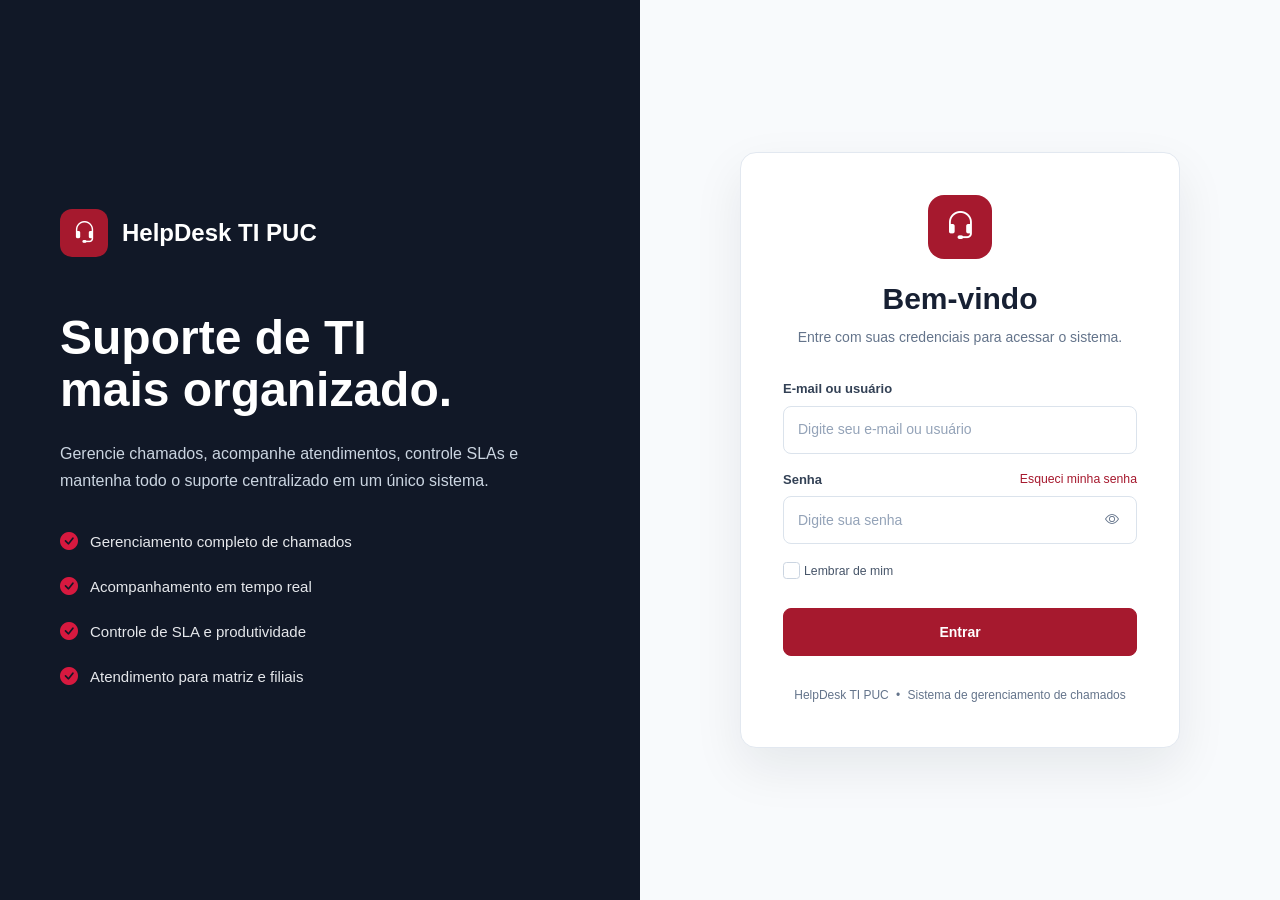
<file: index.html>
<!DOCTYPE html>
<html lang="pt-BR">
<head>
    <meta charset="UTF-8">
    <meta name="viewport" content="width=device-width, initial-scale=1.0">
    <title>HelpDesk TI | PUC</title>
    <meta http-equiv="refresh" content="0;url=./helpdesk-ti/frontend/pages/login.html">
</head>
<body>
    <script>
        window.location.replace(
            "./helpdesk-ti/frontend/pages/login.html"
        );
    </script>
</body>
</html>
</file>
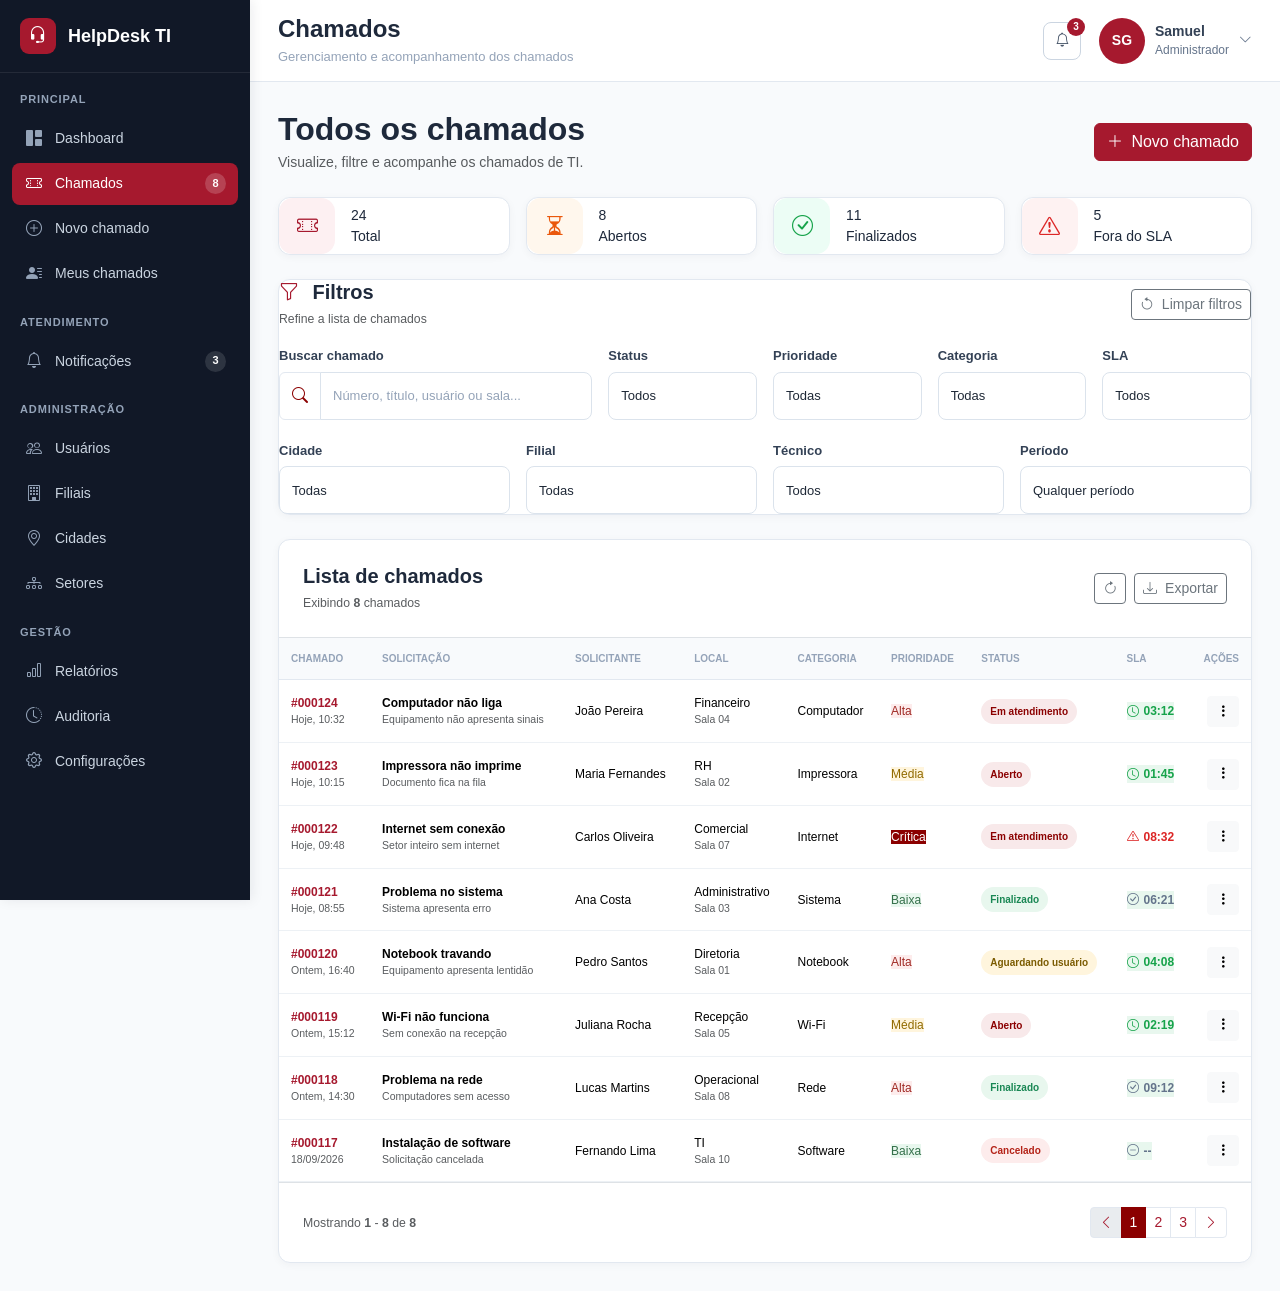
<file: helpdesk-ti/frontend/pages/chamados.html>
<!DOCTYPE html>
<html lang="pt-BR">

<head>

    <meta charset="UTF-8">
    <meta name="viewport" content="width=device-width, initial-scale=1.0">

    <title>Chamados | HelpDesk TI</title>

    <link
        href="https://cdn.jsdelivr.net/npm/bootstrap@5.3.3/dist/css/bootstrap.min.css"
        rel="stylesheet"
    >

    <link
        href="https://cdn.jsdelivr.net/npm/bootstrap-icons@1.11.3/font/bootstrap-icons.min.css"
        rel="stylesheet"
    >

    <link rel="stylesheet" href="../assets/css/style.css">


<style id="helpdesk-layout-fix">
/* =========================================================
   HELP DESK TI — LAYOUT PRINCIPAL / TEMA PUC-PR
   Correção do menu lateral e cabeçalho
========================================================= */

:root {
    --puc-red: #a6192e;
    --puc-red-dark: #8b1426;
    --sidebar-bg: #111827;
    --sidebar-text: #cbd5e1;
    --sidebar-muted: #94a3b8;
    --page-bg: #f8fafc;
    --border: #e2e8f0;
}

* {
    box-sizing: border-box;
}

html,
body {
    margin: 0;
    padding: 0;
    min-height: 100%;
}

body {
    background: var(--page-bg);
    color: #1e293b;
    font-family: Arial, Helvetica, sans-serif;
    overflow-x: hidden;
}

/* SIDEBAR */
.sidebar {
    position: fixed !important;
    top: 0 !important;
    left: 0 !important;
    bottom: 0 !important;
    width: 250px !important;
    height: 100vh !important;
    z-index: 1040 !important;
    display: flex !important;
    flex-direction: column !important;
    background: var(--sidebar-bg) !important;
    color: var(--sidebar-text) !important;
    overflow-y: auto !important;
    overflow-x: hidden !important;
    box-shadow: 2px 0 12px rgba(15, 23, 42, .08);
}

.sidebar-brand {
    min-height: 72px;
    padding: 18px 20px;
    display: flex !important;
    align-items: center !important;
    gap: 12px;
    color: #fff !important;
    font-size: 18px;
    font-weight: 700;
    border-bottom: 1px solid rgba(255,255,255,.08);
}

.sidebar-brand-icon {
    width: 36px;
    height: 36px;
    flex: 0 0 36px;
    display: flex !important;
    align-items: center !important;
    justify-content: center !important;
    border-radius: 9px;
    background: var(--puc-red) !important;
    color: #fff !important;
    font-size: 18px;
}

.sidebar-menu {
    padding: 16px 12px 24px;
    display: flex !important;
    flex-direction: column !important;
    gap: 3px;
}

.menu-title {
    margin: 16px 8px 7px;
    color: var(--sidebar-muted) !important;
    font-size: 11px;
    font-weight: 700;
    text-transform: uppercase;
    letter-spacing: .08em;
}

.menu-title:first-child {
    margin-top: 2px;
}

.sidebar-menu .menu-item {
    min-height: 42px;
    width: 100% !important;
    display: flex !important;
    align-items: center !important;
    gap: 11px !important;
    padding: 10px 12px !important;
    margin: 0 !important;
    border-radius: 8px !important;
    color: var(--sidebar-text) !important;
    background: transparent !important;
    text-decoration: none !important;
    font-size: 14px;
    line-height: 1.2;
    transition: .15s ease;
}

.sidebar-menu .menu-item i {
    width: 20px;
    flex: 0 0 20px;
    text-align: center;
    color: #94a3b8 !important;
    font-size: 16px;
}

.sidebar-menu .menu-item span:not(.menu-badge) {
    display: inline-block;
    color: inherit !important;
}

.sidebar-menu .menu-item:hover {
    color: #fff !important;
    background: rgba(255,255,255,.07) !important;
}

.sidebar-menu .menu-item:hover i {
    color: #fff !important;
}

.sidebar-menu .menu-item.active {
    color: #fff !important;
    background: var(--puc-red) !important;
}

.sidebar-menu .menu-item.active i {
    color: #fff !important;
}

.menu-badge {
    margin-left: auto;
    min-width: 21px;
    height: 21px;
    padding: 0 6px;
    display: inline-flex !important;
    align-items: center !important;
    justify-content: center !important;
    border-radius: 999px;
    background: rgba(255,255,255,.12) !important;
    color: #fff !important;
    font-size: 11px;
    font-weight: 700;
}

.sidebar-menu .menu-item.active .menu-badge {
    background: rgba(255,255,255,.18) !important;
}

/* MAIN */
.main-content {
    min-height: 100vh;
    margin-left: 250px !important;
    width: calc(100% - 250px) !important;
    background: var(--page-bg);
}

/* TOPBAR */
.topbar {
    min-height: 82px;
    padding: 14px 28px;
    display: flex !important;
    align-items: center !important;
    justify-content: space-between !important;
    gap: 20px;
    background: #fff !important;
    border-bottom: 1px solid var(--border);
}

.topbar-left,
.topbar-right {
    display: flex !important;
    align-items: center !important;
}

.topbar-left {
    gap: 14px;
}

.topbar-right {
    gap: 18px;
}

.mobile-menu-button {
    display: none;
    width: 36px;
    height: 36px;
    align-items: center;
    justify-content: center;
    border: 1px solid #cbd5e1;
    border-radius: 6px;
    background: #fff;
    color: #334155;
}

.page-title {
    margin: 0 !important;
    color: #1e293b !important;
    font-size: 24px !important;
    font-weight: 700 !important;
}

.page-subtitle {
    margin-top: 3px;
    color: #94a3b8 !important;
    font-size: 13px;
}

.notification-button {
    position: relative;
    width: 38px;
    height: 38px;
    display: flex !important;
    align-items: center !important;
    justify-content: center !important;
    border: 1px solid #cbd5e1;
    border-radius: 8px;
    background: #fff;
    color: #475569;
}

.notification-button:hover {
    color: var(--puc-red);
    border-color: #cbd5e1;
}

.notification-count {
    position: absolute;
    top: -5px;
    right: -5px;
    min-width: 18px;
    height: 18px;
    padding: 0 4px;
    display: flex !important;
    align-items: center !important;
    justify-content: center !important;
    border-radius: 999px;
    background: var(--puc-red) !important;
    color: #fff !important;
    font-size: 10px;
    font-weight: 700;
}

.user-profile {
    display: flex !important;
    align-items: center !important;
    gap: 10px;
    cursor: pointer;
}

.user-avatar {
    width: 46px !important;
    height: 46px !important;
    display: flex !important;
    align-items: center !important;
    justify-content: center !important;
    border-radius: 50% !important;
    background: var(--puc-red) !important;
    color: #fff !important;
    font-size: 14px;
    font-weight: 700;
}

.user-info {
    display: flex !important;
    flex-direction: column !important;
    line-height: 1.2;
}

.user-name {
    color: #334155 !important;
    font-size: 14px;
    font-weight: 600;
}

.user-role {
    margin-top: 3px;
    color: #64748b !important;
    font-size: 12px;
}

.user-profile > .bi-chevron-down {
    color: #64748b !important;
    font-size: 13px;
}

/* PAGE */
.page-content {
    padding: 28px !important;
}

.page-content h2,
.page-content h5 {
    color: #1e293b;
}

.dashboard-card {
    background: #fff;
    border: 1px solid var(--border);
    border-radius: 12px;
    box-shadow: 0 2px 8px rgba(15,23,42,.04);
}

.stat-icon {
    width: 56px !important;
    height: 56px !important;
    display: flex !important;
    align-items: center !important;
    justify-content: center !important;
    border-radius: 14px !important;
}

.stat-icon.blue {
    background: #fdf0f2 !important;
    color: var(--puc-red) !important;
}

.stat-icon.orange {
    background: #fff7ed !important;
    color: #ea580c !important;
}

.stat-icon.green {
    background: #ecfdf5 !important;
    color: #16a34a !important;
}

.stat-icon.red {
    background: #fef2f2 !important;
    color: #dc2626 !important;
}

.text-primary {
    color: var(--puc-red) !important;
}

.btn-primary {
    --bs-btn-color: #fff;
    --bs-btn-bg: var(--puc-red);
    --bs-btn-border-color: var(--puc-red);
    --bs-btn-hover-color: #fff;
    --bs-btn-hover-bg: var(--puc-red-dark);
    --bs-btn-hover-border-color: var(--puc-red-dark);
    --bs-btn-active-bg: var(--puc-red-dark);
    --bs-btn-active-border-color: var(--puc-red-dark);
}

.btn-primary {
    background-color: var(--puc-red) !important;
    border-color: var(--puc-red) !important;
}

.btn-primary:hover,
.btn-primary:focus,
.btn-primary:active {
    background-color: var(--puc-red-dark) !important;
    border-color: var(--puc-red-dark) !important;
}

.btn-outline-primary {
    color: var(--puc-red) !important;
    border-color: var(--puc-red) !important;
}

.btn-outline-primary:hover,
.btn-outline-primary:focus,
.btn-outline-primary:active {
    color: #fff !important;
    background-color: var(--puc-red) !important;
    border-color: var(--puc-red) !important;
}

/* FORMULÁRIOS */
.form-label {
    color: #334155;
    font-size: 13px;
    font-weight: 600;
}

.form-control,
.form-select {
    min-height: 48px;
    border-color: #dbe3ec;
    border-radius: 8px;
}

.form-control:focus,
.form-select:focus {
    border-color: var(--puc-red);
    box-shadow: 0 0 0 .2rem rgba(166,25,46,.12);
}

.input-group .form-control {
    min-height: 48px;
}

/* PAGINAÇÃO */
.pagination .page-link {
    color: var(--puc-red) !important;
}

.pagination .active .page-link {
    background-color: var(--puc-red) !important;
    border-color: var(--puc-red) !important;
    color: #fff !important;
}

/* RESPONSIVO */
@media (max-width: 991.98px) {
    .sidebar {
        transform: translateX(-100%) !important;
        transition: transform .2s ease;
    }

    .sidebar.show {
        transform: translateX(0) !important;
    }

    .main-content {
        margin-left: 0 !important;
        width: 100% !important;
    }

    .mobile-menu-button {
        display: inline-flex !important;
    }

    .page-content {
        padding: 20px !important;
    }
}

@media (max-width: 575.98px) {
    .topbar {
        padding: 12px 16px;
    }

    .topbar .page-title {
        font-size: 20px !important;
    }

    .page-subtitle {
        display: none;
    }

    .user-info,
    .user-profile > .bi-chevron-down {
        display: none !important;
    }

    .page-content {
        padding: 16px !important;
    }
}
</style>

</head>

<body>


<!-- =========================================================
     SIDEBAR
========================================================= -->

<aside class="sidebar">

    <div class="sidebar-brand">

        <div class="sidebar-brand-icon">
            <i class="bi bi-headset"></i>
        </div>

        <span>
            HelpDesk TI
        </span>

    </div>


    <nav class="sidebar-menu">

        <div class="menu-title">
            Principal
        </div>


        <a href="dashboard.html" class="menu-item">

            <i class="bi bi-grid-1x2-fill"></i>

            <span>
                Dashboard
            </span>

        </a>


        <a href="chamados.html" class="menu-item active">

            <i class="bi bi-ticket-perforated"></i>

            <span>
                Chamados
            </span>

            <span
                class="menu-badge"
                id="sidebarTicketCount"
            >
                8
            </span>

        </a>


        <a href="novo-chamado.html" class="menu-item">

            <i class="bi bi-plus-circle"></i>

            <span>
                Novo chamado
            </span>

        </a>


        <a href="meus-chamados.html" class="menu-item">

            <i class="bi bi-person-lines-fill"></i>

            <span>
                Meus chamados
            </span>

        </a>


        <div class="menu-title">
            Atendimento
        </div>


        <a href="notificacoes.html" class="menu-item">

            <i class="bi bi-bell"></i>

            <span>
                Notificações
            </span>

            <span class="menu-badge">
                3
            </span>

        </a>


        <div class="menu-title">
            Administração
        </div>


        <a href="#" class="menu-item">

            <i class="bi bi-people"></i>

            <span>
                Usuários
            </span>

        </a>


        <a href="#" class="menu-item">

            <i class="bi bi-building"></i>

            <span>
                Filiais
            </span>

        </a>


        <a href="#" class="menu-item">

            <i class="bi bi-geo-alt"></i>

            <span>
                Cidades
            </span>

        </a>


        <a href="#" class="menu-item">

            <i class="bi bi-diagram-3"></i>

            <span>
                Setores
            </span>

        </a>


        <div class="menu-title">
            Gestão
        </div>


        <a href="#" class="menu-item">

            <i class="bi bi-bar-chart"></i>

            <span>
                Relatórios
            </span>

        </a>


        <a href="#" class="menu-item">

            <i class="bi bi-clock-history"></i>

            <span>
                Auditoria
            </span>

        </a>


        <a href="#" class="menu-item">

            <i class="bi bi-gear"></i>

            <span>
                Configurações
            </span>

        </a>

    </nav>

</aside>



<!-- =========================================================
     MAIN
========================================================= -->

<main class="main-content">


    <!-- TOPBAR -->

    <header class="topbar">

        <div class="topbar-left">

            <button
                class="mobile-menu-button"
                type="button"
            >

                <i class="bi bi-list"></i>

            </button>


            <div>

                <h1 class="page-title">
                    Chamados
                </h1>

                <div class="page-subtitle">
                    Gerenciamento e acompanhamento dos chamados
                </div>

            </div>

        </div>


        <div class="topbar-right">


            <button
                class="notification-button"
                title="Notificações"
            >

                <i class="bi bi-bell"></i>

                <span class="notification-count">
                    3
                </span>

            </button>


            <div class="user-profile">

                <div class="user-avatar">
                    SG
                </div>


                <div class="user-info">

                    <span class="user-name">
                        Samuel
                    </span>

                    <span class="user-role">
                        Administrador
                    </span>

                </div>


                <i class="bi bi-chevron-down"></i>

            </div>

        </div>

    </header>



    <!-- =====================================================
         PAGE CONTENT
    ====================================================== -->

    <div class="page-content">


        <!-- CABEÇALHO -->

        <div class="d-flex flex-wrap justify-content-between align-items-center gap-3 mb-4">

            <div>

                <h2 class="fw-bold mb-1">
                    Todos os chamados
                </h2>

                <p class="text-muted mb-0">
                    Visualize, filtre e acompanhe os chamados de TI.
                </p>

            </div>


            <a
                href="novo-chamado.html"
                class="btn btn-primary"
            >

                <i class="bi bi-plus-lg me-1"></i>

                Novo chamado

            </a>

        </div>



        <!-- =================================================
             INDICADORES
        ================================================== -->

        <div class="row g-3 mb-4">


            <div class="col-6 col-xl-3">

                <div class="dashboard-card">

                    <div class="d-flex align-items-center gap-3">

                        <div class="stat-icon blue">

                            <i class="bi bi-ticket-perforated"></i>

                        </div>

                        <div>

                            <div
                                class="stat-value"
                                id="totalTickets"
                            >
                                24
                            </div>

                            <div class="stat-label">
                                Total
                            </div>

                        </div>

                    </div>

                </div>

            </div>


            <div class="col-6 col-xl-3">

                <div class="dashboard-card">

                    <div class="d-flex align-items-center gap-3">

                        <div class="stat-icon orange">

                            <i class="bi bi-hourglass-split"></i>

                        </div>

                        <div>

                            <div
                                class="stat-value"
                                id="openTickets"
                            >
                                8
                            </div>

                            <div class="stat-label">
                                Abertos
                            </div>

                        </div>

                    </div>

                </div>

            </div>


            <div class="col-6 col-xl-3">

                <div class="dashboard-card">

                    <div class="d-flex align-items-center gap-3">

                        <div class="stat-icon green">

                            <i class="bi bi-check-circle"></i>

                        </div>

                        <div>

                            <div
                                class="stat-value"
                                id="finishedTickets"
                            >
                                11
                            </div>

                            <div class="stat-label">
                                Finalizados
                            </div>

                        </div>

                    </div>

                </div>

            </div>


            <div class="col-6 col-xl-3">

                <div class="dashboard-card">

                    <div class="d-flex align-items-center gap-3">

                        <div class="stat-icon red">

                            <i class="bi bi-exclamation-triangle"></i>

                        </div>

                        <div>

                            <div
                                class="stat-value"
                                id="lateTickets"
                            >
                                5
                            </div>

                            <div class="stat-label">
                                Fora do SLA
                            </div>

                        </div>

                    </div>

                </div>

            </div>

        </div>



        <!-- =================================================
             FILTROS
        ================================================== -->

        <div class="dashboard-card mb-4">


            <div class="d-flex align-items-center justify-content-between mb-3">

                <div>

                    <h5 class="fw-bold mb-1">

                        <i class="bi bi-funnel me-2 text-primary"></i>

                        Filtros

                    </h5>

                    <small class="text-muted">
                        Refine a lista de chamados
                    </small>

                </div>


                <button
                    type="button"
                    class="btn btn-sm btn-outline-secondary"
                    id="clearFilters"
                >

                    <i class="bi bi-arrow-counterclockwise me-1"></i>

                    Limpar filtros

                </button>

            </div>


            <div class="row g-3">


                <!-- BUSCA -->

                <div class="col-12 col-lg-4">

                    <label class="form-label">
                        Buscar chamado
                    </label>

                    <div class="input-group">

                        <span class="input-group-text bg-white">

                            <i class="bi bi-search"></i>

                        </span>

                        <input
                            type="search"
                            id="searchInput"
                            class="form-control"
                            placeholder="Número, título, usuário ou sala..."
                        >

                    </div>

                </div>



                <!-- STATUS -->

                <div class="col-6 col-lg-2">

                    <label class="form-label">
                        Status
                    </label>

                    <select
                        id="statusFilter"
                        class="form-select"
                    >

                        <option value="">
                            Todos
                        </option>

                        <option value="aberto">
                            Aberto
                        </option>

                        <option value="atendimento">
                            Em atendimento
                        </option>

                        <option value="aguardando">
                            Aguardando usuário
                        </option>

                        <option value="finalizado">
                            Finalizado
                        </option>

                        <option value="cancelado">
                            Cancelado
                        </option>

                    </select>

                </div>



                <!-- PRIORIDADE -->

                <div class="col-6 col-lg-2">

                    <label class="form-label">
                        Prioridade
                    </label>

                    <select
                        id="priorityFilter"
                        class="form-select"
                    >

                        <option value="">
                            Todas
                        </option>

                        <option value="baixa">
                            Baixa
                        </option>

                        <option value="media">
                            Média
                        </option>

                        <option value="alta">
                            Alta
                        </option>

                        <option value="critica">
                            Crítica
                        </option>

                    </select>

                </div>



                <!-- CATEGORIA -->

                <div class="col-6 col-lg-2">

                    <label class="form-label">
                        Categoria
                    </label>

                    <select
                        id="categoryFilter"
                        class="form-select"
                    >

                        <option value="">
                            Todas
                        </option>

                        <option value="computador">
                            Computador
                        </option>

                        <option value="notebook">
                            Notebook
                        </option>

                        <option value="internet">
                            Internet
                        </option>

                        <option value="wifi">
                            Wi-Fi
                        </option>

                        <option value="sistema">
                            Sistema
                        </option>

                        <option value="impressora">
                            Impressora
                        </option>

                        <option value="rede">
                            Rede
                        </option>

                        <option value="email">
                            E-mail
                        </option>

                        <option value="hardware">
                            Hardware
                        </option>

                        <option value="software">
                            Software
                        </option>

                    </select>

                </div>



                <!-- SLA -->

                <div class="col-6 col-lg-2">

                    <label class="form-label">
                        SLA
                    </label>

                    <select
                        id="slaFilter"
                        class="form-select"
                    >

                        <option value="">
                            Todos
                        </option>

                        <option value="normal">
                            Dentro do SLA
                        </option>

                        <option value="atrasado">
                            Fora do SLA
                        </option>

                    </select>

                </div>


            </div>


            <div class="row g-3 mt-1">


                <!-- CIDADE -->

                <div class="col-6 col-lg-3">

                    <label class="form-label">
                        Cidade
                    </label>

                    <select
                        id="cityFilter"
                        class="form-select"
                    >

                        <option value="">
                            Todas
                        </option>

                        <option value="londrina">
                            Londrina
                        </option>

                        <option value="cambe">
                            Cambé
                        </option>

                        <option value="maringa">
                            Maringá
                        </option>

                    </select>

                </div>



                <!-- FILIAL -->

                <div class="col-6 col-lg-3">

                    <label class="form-label">
                        Filial
                    </label>

                    <select
                        id="branchFilter"
                        class="form-select"
                    >

                        <option value="">
                            Todas
                        </option>

                        <option value="matriz">
                            Matriz Londrina
                        </option>

                        <option value="centro">
                            Unidade Centro
                        </option>

                        <option value="cambe">
                            Unidade Cambé
                        </option>

                        <option value="maringa">
                            Unidade Maringá
                        </option>

                    </select>

                </div>



                <!-- TÉCNICO -->

                <div class="col-6 col-lg-3">

                    <label class="form-label">
                        Técnico
                    </label>

                    <select
                        id="technicianFilter"
                        class="form-select"
                    >

                        <option value="">
                            Todos
                        </option>

                        <option value="samuel">
                            Samuel
                        </option>

                        <option value="joao">
                            João Silva
                        </option>

                        <option value="carlos">
                            Carlos Souza
                        </option>

                    </select>

                </div>



                <!-- DATA -->

                <div class="col-6 col-lg-3">

                    <label class="form-label">
                        Período
                    </label>

                    <select
                        id="dateFilter"
                        class="form-select"
                    >

                        <option value="">
                            Qualquer período
                        </option>

                        <option value="hoje">
                            Hoje
                        </option>

                        <option value="7dias">
                            Últimos 7 dias
                        </option>

                        <option value="30dias">
                            Últimos 30 dias
                        </option>

                    </select>

                </div>


            </div>

        </div>



        <!-- =================================================
             TABELA
        ================================================== -->

        <div class="dashboard-card p-0">


            <!-- CABEÇALHO DA TABELA -->

            <div class="p-4 border-bottom">


                <div class="d-flex flex-wrap justify-content-between align-items-center gap-3">


                    <div>

                        <h5 class="fw-bold mb-1">
                            Lista de chamados
                        </h5>

                        <small class="text-muted">

                            Exibindo
                            <strong id="visibleCount">
                                8
                            </strong>
                            chamados

                        </small>

                    </div>


                    <div class="d-flex gap-2">


                        <button
                            class="btn btn-sm btn-outline-secondary"
                            title="Atualizar"
                            id="refreshButton"
                        >

                            <i class="bi bi-arrow-clockwise"></i>

                        </button>


                        <button
                            class="btn btn-sm btn-outline-secondary"
                            title="Exportar"
                            id="exportButton"
                        >

                            <i class="bi bi-download me-1"></i>

                            Exportar

                        </button>

                    </div>


                </div>

            </div>



            <!-- TABELA -->

            <div class="table-responsive">

                <table
                    class="table table-hover align-middle mb-0"
                    id="ticketsTable"
                >

                    <thead>

                        <tr>

                            <th>
                                Chamado
                            </th>

                            <th>
                                Solicitação
                            </th>

                            <th>
                                Solicitante
                            </th>

                            <th>
                                Local
                            </th>

                            <th>
                                Categoria
                            </th>

                            <th>
                                Prioridade
                            </th>

                            <th>
                                Status
                            </th>

                            <th>
                                SLA
                            </th>

                            <th class="text-end">
                                Ações
                            </th>

                        </tr>

                    </thead>


                    <tbody id="ticketsBody">


                        <!-- =================================================
                             CHAMADO 000124
                        ================================================== -->

                        <tr
                            data-status="atendimento"
                            data-priority="alta"
                            data-category="computador"
                            data-sla="normal"
                            data-city="londrina"
                            data-branch="matriz"
                            data-technician="samuel"
                            data-date="hoje"
                            data-search="000124 computador não liga joão pereira financeiro sala 04 londrina matriz"
                        >

                            <td>

                                <a
                                    href="chamado-detalhes.html"
                                    class="fw-bold text-primary"
                                >
                                    #000124
                                </a>

                                <small class="d-block text-muted">
                                    Hoje, 10:32
                                </small>

                            </td>


                            <td>

                                <span class="fw-semibold">
                                    Computador não liga
                                </span>

                                <small class="d-block text-muted">
                                    Equipamento não apresenta sinais
                                </small>

                            </td>


                            <td>

                                <span>
                                    João Pereira
                                </span>

                            </td>


                            <td>

                                <span>
                                    Financeiro
                                </span>

                                <small class="d-block text-muted">
                                    Sala 04
                                </small>

                            </td>


                            <td>
                                Computador
                            </td>


                            <td>

                                <span class="priority priority-high">
                                    Alta
                                </span>

                            </td>


                            <td>

                                <span class="status-badge status-progress">
                                    Em atendimento
                                </span>

                            </td>


                            <td>

                                <span class="sla-indicator sla-ok">

                                    <i class="bi bi-clock"></i>

                                    03:12

                                </span>

                            </td>


                            <td class="text-end">

                                <div class="dropdown">

                                    <button
                                        class="btn btn-sm btn-light btn-icon"
                                        data-bs-toggle="dropdown"
                                        title="Ações"
                                    >

                                        <i class="bi bi-three-dots-vertical"></i>

                                    </button>


                                    <ul class="dropdown-menu dropdown-menu-end">

                                        <li>

                                            <a
                                                class="dropdown-item"
                                                href="chamado-detalhes.html"
                                            >

                                                <i class="bi bi-eye me-2"></i>

                                                Visualizar

                                            </a>

                                        </li>

                                        <li>

                                            <a
                                                class="dropdown-item"
                                                href="chamado-detalhes.html"
                                            >

                                                <i class="bi bi-chat-dots me-2"></i>

                                                Abrir atendimento

                                            </a>

                                        </li>

                                        <li>
                                            <hr class="dropdown-divider">
                                        </li>

                                        <li>

                                            <button
                                                class="dropdown-item text-danger"
                                                type="button"
                                                onclick="cancelTicket('#000124')"
                                            >

                                                <i class="bi bi-x-circle me-2"></i>

                                                Cancelar

                                            </button>

                                        </li>

                                    </ul>

                                </div>

                            </td>

                        </tr>



                        <!-- =================================================
                             CHAMADO 000123
                        ================================================== -->

                        <tr
                            data-status="aberto"
                            data-priority="media"
                            data-category="impressora"
                            data-sla="normal"
                            data-city="londrina"
                            data-branch="centro"
                            data-technician=""
                            data-date="hoje"
                            data-search="000123 impressora não imprime maria fernandes rh sala 02 londrina centro"
                        >

                            <td>

                                <a
                                    href="chamado-detalhes.html"
                                    class="fw-bold text-primary"
                                >
                                    #000123
                                </a>

                                <small class="d-block text-muted">
                                    Hoje, 10:15
                                </small>

                            </td>


                            <td>

                                <span class="fw-semibold">
                                    Impressora não imprime
                                </span>

                                <small class="d-block text-muted">
                                    Documento fica na fila
                                </small>

                            </td>


                            <td>
                                Maria Fernandes
                            </td>


                            <td>

                                <span>
                                    RH
                                </span>

                                <small class="d-block text-muted">
                                    Sala 02
                                </small>

                            </td>


                            <td>
                                Impressora
                            </td>


                            <td>

                                <span class="priority priority-medium">
                                    Média
                                </span>

                            </td>


                            <td>

                                <span class="status-badge status-open">
                                    Aberto
                                </span>

                            </td>


                            <td>

                                <span class="sla-indicator sla-ok">

                                    <i class="bi bi-clock"></i>

                                    01:45

                                </span>

                            </td>


                            <td class="text-end">

                                <div class="dropdown">

                                    <button
                                        class="btn btn-sm btn-light btn-icon"
                                        data-bs-toggle="dropdown"
                                    >

                                        <i class="bi bi-three-dots-vertical"></i>

                                    </button>


                                    <ul class="dropdown-menu dropdown-menu-end">

                                        <li>

                                            <a
                                                class="dropdown-item"
                                                href="chamado-detalhes.html"
                                            >

                                                <i class="bi bi-eye me-2"></i>

                                                Visualizar

                                            </a>

                                        </li>

                                        <li>

                                            <button
                                                class="dropdown-item"
                                                type="button"
                                                onclick="assumeTicket('#000123')"
                                            >

                                                <i class="bi bi-person-check me-2"></i>

                                                Assumir chamado

                                            </button>

                                        </li>

                                    </ul>

                                </div>

                            </td>

                        </tr>



                        <!-- =================================================
                             CHAMADO 000122
                        ================================================== -->

                        <tr
                            data-status="atendimento"
                            data-priority="critica"
                            data-category="internet"
                            data-sla="atrasado"
                            data-city="cambe"
                            data-branch="cambe"
                            data-technician="joao"
                            data-date="hoje"
                            data-search="000122 internet sem conexão carlos oliveira comercial sala 07 cambé unidade cambé"
                        >

                            <td>

                                <a
                                    href="chamado-detalhes.html"
                                    class="fw-bold text-primary"
                                >
                                    #000122
                                </a>

                                <small class="d-block text-muted">
                                    Hoje, 09:48
                                </small>

                            </td>


                            <td>

                                <span class="fw-semibold">
                                    Internet sem conexão
                                </span>

                                <small class="d-block text-muted">
                                    Setor inteiro sem internet
                                </small>

                            </td>


                            <td>
                                Carlos Oliveira
                            </td>


                            <td>

                                <span>
                                    Comercial
                                </span>

                                <small class="d-block text-muted">
                                    Sala 07
                                </small>

                            </td>


                            <td>
                                Internet
                            </td>


                            <td>

                                <span class="priority priority-critical">
                                    Crítica
                                </span>

                            </td>


                            <td>

                                <span class="status-badge status-progress">
                                    Em atendimento
                                </span>

                            </td>


                            <td>

                                <span class="sla-indicator sla-late">

                                    <i class="bi bi-exclamation-triangle"></i>

                                    08:32

                                </span>

                            </td>


                            <td class="text-end">

                                <div class="dropdown">

                                    <button
                                        class="btn btn-sm btn-light btn-icon"
                                        data-bs-toggle="dropdown"
                                    >

                                        <i class="bi bi-three-dots-vertical"></i>

                                    </button>


                                    <ul class="dropdown-menu dropdown-menu-end">

                                        <li>

                                            <a
                                                class="dropdown-item"
                                                href="chamado-detalhes.html"
                                            >

                                                <i class="bi bi-eye me-2"></i>

                                                Visualizar

                                            </a>

                                        </li>

                                        <li>

                                            <a
                                                class="dropdown-item"
                                                href="chamado-detalhes.html"
                                            >

                                                <i class="bi bi-chat-dots me-2"></i>

                                                Atendimento

                                            </a>

                                        </li>

                                    </ul>

                                </div>

                            </td>

                        </tr>



                        <!-- =================================================
                             CHAMADO 000121
                        ================================================== -->

                        <tr
                            data-status="finalizado"
                            data-priority="baixa"
                            data-category="sistema"
                            data-sla="normal"
                            data-city="londrina"
                            data-branch="matriz"
                            data-technician="samuel"
                            data-date="hoje"
                            data-search="000121 problema sistema sistema financeiro ana costa administrativo sala 03 londrina matriz"
                        >

                            <td>

                                <a
                                    href="chamado-detalhes.html"
                                    class="fw-bold text-primary"
                                >
                                    #000121
                                </a>

                                <small class="d-block text-muted">
                                    Hoje, 08:55
                                </small>

                            </td>


                            <td>

                                <span class="fw-semibold">
                                    Problema no sistema
                                </span>

                                <small class="d-block text-muted">
                                    Sistema apresenta erro
                                </small>

                            </td>


                            <td>
                                Ana Costa
                            </td>


                            <td>

                                <span>
                                    Administrativo
                                </span>

                                <small class="d-block text-muted">
                                    Sala 03
                                </small>

                            </td>


                            <td>
                                Sistema
                            </td>


                            <td>

                                <span class="priority priority-low">
                                    Baixa
                                </span>

                            </td>


                            <td>

                                <span class="status-badge status-finished">
                                    Finalizado
                                </span>

                            </td>


                            <td>

                                <span class="sla-indicator sla-finished">

                                    <i class="bi bi-check-circle"></i>

                                    06:21

                                </span>

                            </td>


                            <td class="text-end">

                                <div class="dropdown">

                                    <button
                                        class="btn btn-sm btn-light btn-icon"
                                        data-bs-toggle="dropdown"
                                    >

                                        <i class="bi bi-three-dots-vertical"></i>

                                    </button>


                                    <ul class="dropdown-menu dropdown-menu-end">

                                        <li>

                                            <a
                                                class="dropdown-item"
                                                href="chamado-detalhes.html"
                                            >

                                                <i class="bi bi-eye me-2"></i>

                                                Visualizar

                                            </a>

                                        </li>

                                        <li>

                                            <button
                                                class="dropdown-item"
                                                type="button"
                                                onclick="reopenTicket('#000121')"
                                            >

                                                <i class="bi bi-arrow-counterclockwise me-2"></i>

                                                Reabrir

                                            </button>

                                        </li>

                                    </ul>

                                </div>

                            </td>

                        </tr>



                        <!-- =================================================
                             CHAMADO 000120
                        ================================================== -->

                        <tr
                            data-status="aguardando"
                            data-priority="alta"
                            data-category="notebook"
                            data-sla="normal"
                            data-city="maringa"
                            data-branch="maringa"
                            data-technician="carlos"
                            data-date="7dias"
                            data-search="000120 notebook travando pedro santos diretoria sala 01 maringá unidade maringá"
                        >

                            <td>

                                <a
                                    href="chamado-detalhes.html"
                                    class="fw-bold text-primary"
                                >
                                    #000120
                                </a>

                                <small class="d-block text-muted">
                                    Ontem, 16:40
                                </small>

                            </td>


                            <td>

                                <span class="fw-semibold">
                                    Notebook travando
                                </span>

                                <small class="d-block text-muted">
                                    Equipamento apresenta lentidão
                                </small>

                            </td>


                            <td>
                                Pedro Santos
                            </td>


                            <td>

                                <span>
                                    Diretoria
                                </span>

                                <small class="d-block text-muted">
                                    Sala 01
                                </small>

                            </td>


                            <td>
                                Notebook
                            </td>


                            <td>

                                <span class="priority priority-high">
                                    Alta
                                </span>

                            </td>


                            <td>

                                <span class="status-badge status-waiting">
                                    Aguardando usuário
                                </span>

                            </td>


                            <td>

                                <span class="sla-indicator sla-ok">

                                    <i class="bi bi-clock"></i>

                                    04:08

                                </span>

                            </td>


                            <td class="text-end">

                                <div class="dropdown">

                                    <button
                                        class="btn btn-sm btn-light btn-icon"
                                        data-bs-toggle="dropdown"
                                    >

                                        <i class="bi bi-three-dots-vertical"></i>

                                    </button>


                                    <ul class="dropdown-menu dropdown-menu-end">

                                        <li>

                                            <a
                                                class="dropdown-item"
                                                href="chamado-detalhes.html"
                                            >

                                                <i class="bi bi-eye me-2"></i>

                                                Visualizar

                                            </a>

                                        </li>

                                        <li>

                                            <a
                                                class="dropdown-item"
                                                href="chamado-detalhes.html"
                                            >

                                                <i class="bi bi-chat-dots me-2"></i>

                                                Enviar mensagem

                                            </a>

                                        </li>

                                    </ul>

                                </div>

                            </td>

                        </tr>



                        <!-- =================================================
                             CHAMADO 000119
                        ================================================== -->

                        <tr
                            data-status="aberto"
                            data-priority="media"
                            data-category="wifi"
                            data-sla="normal"
                            data-city="londrina"
                            data-branch="centro"
                            data-technician=""
                            data-date="7dias"
                            data-search="000119 wi-fi não funciona juliana rocha recepção sala 05 londrina centro"
                        >

                            <td>

                                <a
                                    href="chamado-detalhes.html"
                                    class="fw-bold text-primary"
                                >
                                    #000119
                                </a>

                                <small class="d-block text-muted">
                                    Ontem, 15:12
                                </small>

                            </td>


                            <td>

                                <span class="fw-semibold">
                                    Wi-Fi não funciona
                                </span>

                                <small class="d-block text-muted">
                                    Sem conexão na recepção
                                </small>

                            </td>


                            <td>
                                Juliana Rocha
                            </td>


                            <td>

                                <span>
                                    Recepção
                                </span>

                                <small class="d-block text-muted">
                                    Sala 05
                                </small>

                            </td>


                            <td>
                                Wi-Fi
                            </td>


                            <td>

                                <span class="priority priority-medium">
                                    Média
                                </span>

                            </td>


                            <td>

                                <span class="status-badge status-open">
                                    Aberto
                                </span>

                            </td>


                            <td>

                                <span class="sla-indicator sla-ok">

                                    <i class="bi bi-clock"></i>

                                    02:19

                                </span>

                            </td>


                            <td class="text-end">

                                <div class="dropdown">

                                    <button
                                        class="btn btn-sm btn-light btn-icon"
                                        data-bs-toggle="dropdown"
                                    >

                                        <i class="bi bi-three-dots-vertical"></i>

                                    </button>


                                    <ul class="dropdown-menu dropdown-menu-end">

                                        <li>

                                            <a
                                                class="dropdown-item"
                                                href="chamado-detalhes.html"
                                            >

                                                <i class="bi bi-eye me-2"></i>

                                                Visualizar

                                            </a>

                                        </li>

                                        <li>

                                            <button
                                                class="dropdown-item"
                                                type="button"
                                                onclick="assumeTicket('#000119')"
                                            >

                                                <i class="bi bi-person-check me-2"></i>

                                                Assumir chamado

                                            </button>

                                        </li>

                                    </ul>

                                </div>

                            </td>

                        </tr>



                        <!-- =================================================
                             CHAMADO 000118
                        ================================================== -->

                        <tr
                            data-status="finalizado"
                            data-priority="alta"
                            data-category="rede"
                            data-sla="normal"
                            data-city="cambe"
                            data-branch="cambe"
                            data-technician="joao"
                            data-date="7dias"
                            data-search="000118 problema rede lucas martins operacional sala 08 cambé unidade cambé"
                        >

                            <td>

                                <a
                                    href="chamado-detalhes.html"
                                    class="fw-bold text-primary"
                                >
                                    #000118
                                </a>

                                <small class="d-block text-muted">
                                    Ontem, 14:30
                                </small>

                            </td>


                            <td>

                                <span class="fw-semibold">
                                    Problema na rede
                                </span>

                                <small class="d-block text-muted">
                                    Computadores sem acesso
                                </small>

                            </td>


                            <td>
                                Lucas Martins
                            </td>


                            <td>

                                <span>
                                    Operacional
                                </span>

                                <small class="d-block text-muted">
                                    Sala 08
                                </small>

                            </td>


                            <td>
                                Rede
                            </td>


                            <td>

                                <span class="priority priority-high">
                                    Alta
                                </span>

                            </td>


                            <td>

                                <span class="status-badge status-finished">
                                    Finalizado
                                </span>

                            </td>


                            <td>

                                <span class="sla-indicator sla-finished">

                                    <i class="bi bi-check-circle"></i>

                                    09:12

                                </span>

                            </td>


                            <td class="text-end">

                                <div class="dropdown">

                                    <button
                                        class="btn btn-sm btn-light btn-icon"
                                        data-bs-toggle="dropdown"
                                    >

                                        <i class="bi bi-three-dots-vertical"></i>

                                    </button>


                                    <ul class="dropdown-menu dropdown-menu-end">

                                        <li>

                                            <a
                                                class="dropdown-item"
                                                href="chamado-detalhes.html"
                                            >

                                                <i class="bi bi-eye me-2"></i>

                                                Visualizar

                                            </a>

                                        </li>

                                    </ul>

                                </div>

                            </td>

                        </tr>



                        <!-- =================================================
                             CHAMADO 000117
                        ================================================== -->

                        <tr
                            data-status="cancelado"
                            data-priority="baixa"
                            data-category="software"
                            data-sla="normal"
                            data-city="londrina"
                            data-branch="matriz"
                            data-technician="samuel"
                            data-date="30dias"
                            data-search="000117 instalação software fernando lima ti sala 10 londrina matriz"
                        >

                            <td>

                                <a
                                    href="chamado-detalhes.html"
                                    class="fw-bold text-primary"
                                >
                                    #000117
                                </a>

                                <small class="d-block text-muted">
                                    18/09/2026
                                </small>

                            </td>


                            <td>

                                <span class="fw-semibold">
                                    Instalação de software
                                </span>

                                <small class="d-block text-muted">
                                    Solicitação cancelada
                                </small>

                            </td>


                            <td>
                                Fernando Lima
                            </td>


                            <td>

                                <span>
                                    TI
                                </span>

                                <small class="d-block text-muted">
                                    Sala 10
                                </small>

                            </td>


                            <td>
                                Software
                            </td>


                            <td>

                                <span class="priority priority-low">
                                    Baixa
                                </span>

                            </td>


                            <td>

                                <span class="status-badge status-cancelled">
                                    Cancelado
                                </span>

                            </td>


                            <td>

                                <span class="sla-indicator sla-finished">

                                    <i class="bi bi-dash-circle"></i>

                                    --

                                </span>

                            </td>


                            <td class="text-end">

                                <div class="dropdown">

                                    <button
                                        class="btn btn-sm btn-light btn-icon"
                                        data-bs-toggle="dropdown"
                                    >

                                        <i class="bi bi-three-dots-vertical"></i>

                                    </button>


                                    <ul class="dropdown-menu dropdown-menu-end">

                                        <li>

                                            <a
                                                class="dropdown-item"
                                                href="chamado-detalhes.html"
                                            >

                                                <i class="bi bi-eye me-2"></i>

                                                Visualizar

                                            </a>

                                        </li>

                                    </ul>

                                </div>

                            </td>

                        </tr>


                    </tbody>

                </table>

            </div>



            <!-- =================================================
                 SEM RESULTADOS
            ================================================== -->

            <div
                id="noResults"
                class="text-center py-5 d-none"
            >

                <i
                    class="bi bi-search fs-1 text-muted"
                ></i>

                <h5 class="mt-3">
                    Nenhum chamado encontrado
                </h5>

                <p class="text-muted mb-0">
                    Tente alterar os filtros ou os termos da busca.
                </p>

            </div>



            <!-- =================================================
                 PAGINAÇÃO
            ================================================== -->

            <div class="p-4 border-top">

                <div class="d-flex flex-wrap justify-content-between align-items-center gap-3">

                    <small class="text-muted">

                        Mostrando
                        <strong id="paginationStart">
                            1
                        </strong>
                        -
                        <strong id="paginationEnd">
                            8
                        </strong>
                        de
                        <strong id="paginationTotal">
                            8
                        </strong>

                    </small>


                    <nav>

                        <ul class="pagination pagination-sm mb-0">

                            <li
                                class="page-item disabled"
                                id="previousPage"
                            >

                                <button class="page-link">
                                    <i class="bi bi-chevron-left"></i>
                                </button>

                            </li>


                            <li class="page-item active">

                                <button class="page-link">
                                    1
                                </button>

                            </li>


                            <li class="page-item">

                                <button class="page-link">
                                    2
                                </button>

                            </li>


                            <li class="page-item">

                                <button class="page-link">
                                    3
                                </button>

                            </li>


                            <li class="page-item">

                                <button class="page-link">
                                    <i class="bi bi-chevron-right"></i>
                                </button>

                            </li>

                        </ul>

                    </nav>

                </div>

            </div>

        </div>

    </div>

</main>



<!-- =========================================================
     MODAL EXPORTAÇÃO
========================================================= -->

<div
    class="modal fade"
    id="exportModal"
    tabindex="-1"
>

    <div class="modal-dialog modal-dialog-centered">

        <div class="modal-content">

            <div class="modal-header">

                <h5 class="modal-title">
                    Exportar chamados
                </h5>

                <button
                    type="button"
                    class="btn-close"
                    data-bs-dismiss="modal"
                ></button>

            </div>


            <div class="modal-body">

                <p class="text-muted">
                    Escolha o formato desejado:
                </p>


                <div class="d-grid gap-2">


                    <button
                        class="btn btn-outline-success"
                        onclick="exportTickets('excel')"
                    >

                        <i class="bi bi-file-earmark-excel me-2"></i>

                        Excel

                    </button>


                    <button
                        class="btn btn-outline-primary"
                        onclick="exportTickets('csv')"
                    >

                        <i class="bi bi-filetype-csv me-2"></i>

                        CSV

                    </button>


                    <button
                        class="btn btn-outline-danger"
                        onclick="exportTickets('pdf')"
                    >

                        <i class="bi bi-file-earmark-pdf me-2"></i>

                        PDF

                    </button>

                </div>

            </div>

        </div>

    </div>

</div>



<!-- =========================================================
     SCRIPTS
========================================================= -->

<script
    src="https://cdn.jsdelivr.net/npm/bootstrap@5.3.3/dist/js/bootstrap.bundle.min.js">
</script>

<script src="../assets/js/app.js"></script>


<script>

document.addEventListener("DOMContentLoaded", () => {


    /* =====================================================
       ELEMENTOS
    ===================================================== */

    const searchInput =
        document.getElementById("searchInput");

    const statusFilter =
        document.getElementById("statusFilter");

    const priorityFilter =
        document.getElementById("priorityFilter");

    const categoryFilter =
        document.getElementById("categoryFilter");

    const slaFilter =
        document.getElementById("slaFilter");

    const cityFilter =
        document.getElementById("cityFilter");

    const branchFilter =
        document.getElementById("branchFilter");

    const technicianFilter =
        document.getElementById("technicianFilter");

    const dateFilter =
        document.getElementById("dateFilter");

    const clearFilters =
        document.getElementById("clearFilters");

    const refreshButton =
        document.getElementById("refreshButton");

    const exportButton =
        document.getElementById("exportButton");

    const rows =
        Array.from(
            document.querySelectorAll("#ticketsBody tr")
        );

    const visibleCount =
        document.getElementById("visibleCount");

    const noResults =
        document.getElementById("noResults");



    /* =====================================================
       FILTRAR CHAMADOS
    ===================================================== */

    function filterTickets() {

        const search =
            searchInput.value
                .trim()
                .toLowerCase();

        const status =
            statusFilter.value;

        const priority =
            priorityFilter.value;

        const category =
            categoryFilter.value;

        const sla =
            slaFilter.value;

        const city =
            cityFilter.value;

        const branch =
            branchFilter.value;

        const technician =
            technicianFilter.value;

        const date =
            dateFilter.value;


        let count = 0;


        rows.forEach(row => {

            const rowSearch =
                row.dataset.search || "";

            const matchesSearch =
                !search ||
                rowSearch.includes(search);

            const matchesStatus =
                !status ||
                row.dataset.status === status;

            const matchesPriority =
                !priority ||
                row.dataset.priority === priority;

            const matchesCategory =
                !category ||
                row.dataset.category === category;

            const matchesSla =
                !sla ||
                row.dataset.sla === sla;

            const matchesCity =
                !city ||
                row.dataset.city === city;

            const matchesBranch =
                !branch ||
                row.dataset.branch === branch;

            const matchesTechnician =
                !technician ||
                row.dataset.technician === technician;

            const matchesDate =
                !date ||
                row.dataset.date === date;


            const visible =
                matchesSearch &&
                matchesStatus &&
                matchesPriority &&
                matchesCategory &&
                matchesSla &&
                matchesCity &&
                matchesBranch &&
                matchesTechnician &&
                matchesDate;


            if (visible) {

                row.classList.remove("d-none");

                count++;

            } else {

                row.classList.add("d-none");

            }

        });


        visibleCount.textContent =
            count;


        document.getElementById(
            "paginationTotal"
        ).textContent = count;


        document.getElementById(
            "paginationStart"
        ).textContent = count > 0 ? 1 : 0;


        document.getElementById(
            "paginationEnd"
        ).textContent = count;


        if (count === 0) {

            noResults.classList.remove("d-none");

        } else {

            noResults.classList.add("d-none");

        }

    }



    /* =====================================================
       EVENTOS DOS FILTROS
    ===================================================== */

    [

        searchInput,
        statusFilter,
        priorityFilter,
        categoryFilter,
        slaFilter,
        cityFilter,
        branchFilter,
        technicianFilter,
        dateFilter

    ].forEach(element => {

        element.addEventListener(
            "input",
            filterTickets
        );

        element.addEventListener(
            "change",
            filterTickets
        );

    });



    /* =====================================================
       LIMPAR FILTROS
    ===================================================== */

    clearFilters.addEventListener(
        "click",
        () => {

            searchInput.value = "";

            statusFilter.value = "";

            priorityFilter.value = "";

            categoryFilter.value = "";

            slaFilter.value = "";

            cityFilter.value = "";

            branchFilter.value = "";

            technicianFilter.value = "";

            dateFilter.value = "";

            filterTickets();

        }
    );



    /* =====================================================
       ATUALIZAR
    ===================================================== */

    refreshButton.addEventListener(
        "click",
        () => {

            refreshButton.disabled = true;

            refreshButton.innerHTML = `

                <span
                    class="spinner-border spinner-border-sm"
                ></span>

            `;


            setTimeout(() => {

                refreshButton.disabled = false;

                refreshButton.innerHTML = `

                    <i class="bi bi-arrow-clockwise"></i>

                `;

            }, 700);

        }
    );



    /* =====================================================
       EXPORTAR
    ===================================================== */

    exportButton.addEventListener(
        "click",
        () => {

            const modal =
                new bootstrap.Modal(
                    document.getElementById(
                        "exportModal"
                    )
                );

            modal.show();

        }
    );



    /* =====================================================
       FILTRO INICIAL
    ===================================================== */

    filterTickets();

});



/* =========================================================
   AÇÕES
========================================================= */

function assumeTicket(ticket) {

    if (
        confirm(
            `Deseja assumir o chamado ${ticket}?`
        )
    ) {

        alert(
            `Chamado ${ticket} assumido com sucesso.`
        );

    }

}



function cancelTicket(ticket) {

    if (
        confirm(
            `Deseja realmente cancelar o chamado ${ticket}?`
        )
    ) {

        alert(
            `Chamado ${ticket} cancelado.`
        );

    }

}



function reopenTicket(ticket) {

    if (
        confirm(
            `Deseja reabrir o chamado ${ticket}?`
        )
    ) {

        alert(
            `Chamado ${ticket} reaberto.`
        );

    }

}



/* =========================================================
   EXPORTAÇÃO TEMPORÁRIA
========================================================= */

function exportTickets(type) {

    if (type === "excel") {

        alert(
            "Exportação para Excel será conectada ao backend posteriormente."
        );

    }

    if (type === "csv") {

        alert(
            "Exportação para CSV será conectada ao backend posteriormente."
        );

    }

    if (type === "pdf") {

        alert(
            "Exportação para PDF será conectada ao backend posteriormente."
        );

    }

}

</script>


<style>

/* =========================================================
   SLA
========================================================= */

.sla-indicator {

    display: inline-flex;

    align-items: center;

    gap: 5px;

    font-size: 12px;

    font-weight: 600;

    white-space: nowrap;

}


.sla-ok {

    color: #16a34a;

}


.sla-late {

    color: #dc2626;

}


.sla-finished {

    color: #64748b;

}


/* =========================================================
   INPUT GROUP
========================================================= */

.input-group-text {

    border-color: #e2e8f0;

    color: #64748b;

}


/* =========================================================
   TABELA
========================================================= */

#ticketsTable tbody tr {

    transition: background-color .15s ease;

}


#ticketsTable tbody tr:hover {

    background-color: #f8fafc;

}


#ticketsTable th {

    white-space: nowrap;

}


#ticketsTable td {

    white-space: nowrap;

}


/* =========================================================
   PAGINAÇÃO
========================================================= */

.pagination .page-link {

    color: #2563eb;

}


.pagination .active .page-link {

    background-color: #2563eb;

    border-color: #2563eb;

}


@media (max-width: 768px) {

    #ticketsTable {

        min-width: 1250px;

    }

}

</style>


</body>

</html>
</file>
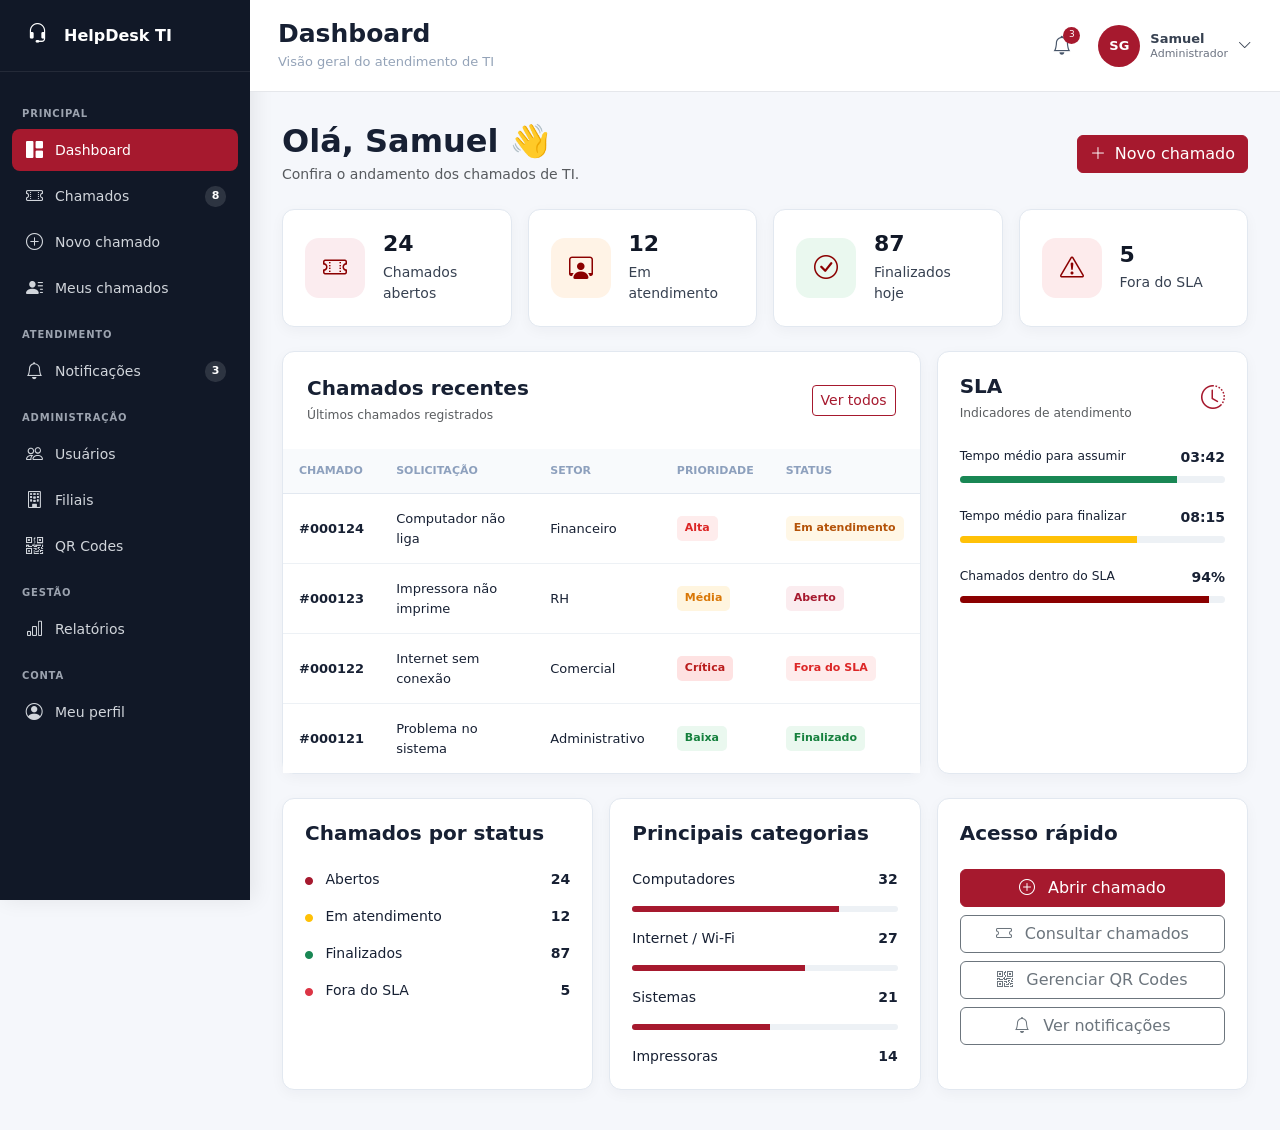
<file: helpdesk-ti/frontend/pages/dashboard.html>
<!DOCTYPE html>
<html lang="pt-BR">

<head>
    <meta charset="UTF-8">
    <meta name="viewport" content="width=device-width, initial-scale=1.0">

    <title>Dashboard | HelpDesk TI</title>

    <link
        href="https://cdn.jsdelivr.net/npm/bootstrap@5.3.3/dist/css/bootstrap.min.css"
        rel="stylesheet"
    >

    <link
        href="https://cdn.jsdelivr.net/npm/bootstrap-icons@1.11.3/font/bootstrap-icons.min.css"
        rel="stylesheet"
    >

    <link rel="stylesheet" href="../assets/css/style.css">

    <style>
        :root {
            --puc-red: #a6192e;
            --puc-red-dark: #8b1426;
            --sidebar: #111827;
            --sidebar-text: #d1d5db;
            --sidebar-muted: #9ca3af;
            --background: #f5f7fb;
            --border: #e5e7eb;
            --text: #172033;
            --muted: #6b7280;
        }

        * {
            box-sizing: border-box;
        }

        html,
        body {
            margin: 0;
            padding: 0;
            min-height: 100%;
        }

        body {
            background: var(--background);
            color: var(--text);
            font-family: system-ui, -apple-system, "Segoe UI", Roboto, Arial, sans-serif;
            overflow-x: hidden;
        }

        .sidebar {
            position: fixed;
            top: 0;
            left: 0;
            bottom: 0;
            width: 250px;
            height: 100vh;
            background: var(--sidebar);
            color: #fff;
            z-index: 1000;
            overflow-y: auto;
        }

        .sidebar-brand {
            height: 72px;
            display: flex;
            align-items: center;
            gap: 10px;
            padding: 0 20px;
            border-bottom: 1px solid rgba(255, 255, 255, 0.08);
            color: #fff;
            font-size: 16px;
            font-weight: 600;
        }

        .sidebar-brand-icon {
            width: 34px;
            height: 34px;
            display: flex;
            align-items: center;
            justify-content: center;
            font-size: 21px;
        }

        .sidebar-menu {
            padding: 16px 12px 24px;
        }

        .menu-title {
            margin: 18px 10px 8px;
            color: var(--sidebar-muted);
            font-size: 10px;
            font-weight: 700;
            text-transform: uppercase;
            letter-spacing: 0.8px;
        }

        .menu-item {
            width: 100%;
            min-height: 42px;
            display: flex;
            align-items: center;
            gap: 11px;
            padding: 10px 12px;
            margin-bottom: 4px;
            border-radius: 8px;
            color: var(--sidebar-text);
            text-decoration: none;
            font-size: 14px;
            line-height: 1.2;
            transition: 0.2s ease;
        }

        .menu-item i {
            width: 20px;
            min-width: 20px;
            text-align: center;
            font-size: 17px;
        }

        .menu-item:hover {
            color: #fff;
            background: rgba(166, 25, 46, 0.25);
        }

        .menu-item.active {
            color: #fff;
            background: var(--puc-red);
        }

        .menu-badge {
            margin-left: auto;
            min-width: 21px;
            height: 21px;
            padding: 0 6px;
            border-radius: 10px;
            display: inline-flex;
            align-items: center;
            justify-content: center;
            background: rgba(255, 255, 255, 0.12);
            color: #fff;
            font-size: 11px;
            font-weight: 600;
        }

        .main-content {
            width: calc(100% - 250px);
            min-height: 100vh;
            margin-left: 250px;
        }

        .topbar {
            height: 92px;
            width: 100%;
            background: #fff;
            border-bottom: 1px solid var(--border);
            display: flex;
            align-items: center;
            justify-content: space-between;
            padding: 0 28px;
        }

        .topbar-left {
            display: flex;
            align-items: center;
            gap: 14px;
        }

        .mobile-menu-button {
            width: 36px;
            height: 36px;
            border: 1px solid #d1d5db;
            background: #fff;
            color: #374151;
            border-radius: 6px;
            display: none;
            align-items: center;
            justify-content: center;
            font-size: 18px;
        }

        .page-title {
            margin: 0 0 3px;
            color: var(--text);
            font-size: 25px;
            font-weight: 700;
        }

        .page-subtitle {
            color: #94a3b8;
            font-size: 13px;
        }

        .topbar-right {
            display: flex;
            align-items: center;
            gap: 18px;
        }

        .notification-button {
            position: relative;
            width: 38px;
            height: 38px;
            border: 0;
            background: transparent;
            color: #475569;
            display: flex;
            align-items: center;
            justify-content: center;
            font-size: 19px;
        }

        .notification-count {
            position: absolute;
            top: 0;
            right: 0;
            min-width: 17px;
            height: 17px;
            padding: 0 4px;
            border-radius: 9px;
            background: var(--puc-red);
            color: #fff;
            font-size: 9px;
            display: flex;
            align-items: center;
            justify-content: center;
        }

        .user-profile {
            display: flex;
            align-items: center;
            gap: 10px;
            color: #374151;
        }

        .user-avatar {
            width: 42px;
            height: 42px;
            border-radius: 50%;
            background: var(--puc-red);
            color: #fff;
            display: flex;
            align-items: center;
            justify-content: center;
            font-weight: 700;
            font-size: 13px;
        }

        .user-info {
            display: flex;
            flex-direction: column;
            line-height: 1.25;
        }

        .user-name {
            font-size: 13px;
            font-weight: 600;
        }

        .user-role {
            font-size: 11px;
            color: var(--muted);
        }

        .page-content {
            width: 100%;
            max-width: 1500px;
            margin: 0 auto;
            padding: 30px 32px 40px;
        }

        .dashboard-card {
            height: 100%;
            background: #fff;
            border: 1px solid #e2e8f0;
            border-radius: 12px;
            box-shadow: 0 4px 14px rgba(15, 23, 42, 0.04);
            padding: 22px;
        }

        .btn-primary {
            background-color: var(--puc-red) !important;
            border-color: var(--puc-red) !important;
        }

        .btn-primary:hover {
            background-color: var(--puc-red-dark) !important;
            border-color: var(--puc-red-dark) !important;
        }

        .btn-outline-primary {
            color: var(--puc-red) !important;
            border-color: var(--puc-red) !important;
        }

        .btn-outline-primary:hover {
            color: #fff !important;
            background-color: var(--puc-red) !important;
            border-color: var(--puc-red) !important;
        }

        .text-primary {
            color: var(--puc-red) !important;
        }

        .stat-card {
            min-height: 112px;
            display: flex;
            align-items: center;
            gap: 18px;
        }

        .stat-icon {
            width: 60px;
            height: 60px;
            flex: 0 0 60px;
            border-radius: 14px;
            display: flex;
            align-items: center;
            justify-content: center;
            font-size: 24px;
        }

        .stat-icon.red {
            background: #fbecef;
            color: var(--puc-red);
        }

        .stat-icon.orange {
            background: #fff3e6;
            color: #d97706;
        }

        .stat-icon.green {
            background: #eaf8ef;
            color: #16a34a;
        }

        .stat-icon.danger {
            background: #fdebec;
            color: #dc2626;
        }

        .stat-value {
            font-size: 22px;
            font-weight: 600;
            line-height: 1.1;
            color: #111827;
        }

        .stat-label {
            margin-top: 5px;
            font-size: 14px;
            color: #374151;
        }

        .table {
            margin-bottom: 0;
        }

        .table thead th {
            padding: 14px 16px;
            background: #f8fafc;
            color: #8da0bd;
            border-bottom: 1px solid #e2e8f0;
            font-size: 11px;
            font-weight: 700;
            text-transform: uppercase;
            white-space: nowrap;
        }

        .table tbody td {
            padding: 15px 16px;
            color: #172033;
            font-size: 13px;
            vertical-align: middle;
            border-bottom: 1px solid #edf1f5;
        }

        .table tbody tr:last-child td {
            border-bottom: 0;
        }

        .priority,
        .status-badge {
            display: inline-flex;
            align-items: center;
            padding: 4px 8px;
            border-radius: 5px;
            font-size: 11px;
            font-weight: 600;
            white-space: nowrap;
        }

        .priority-high {
            color: #dc2626;
            background: #feecec;
        }

        .priority-medium {
            color: #d97706;
            background: #fff5df;
        }

        .priority-critical {
            color: #b91c1c;
            background: #fee2e2;
        }

        .priority-low {
            color: #15803d;
            background: #eaf8ef;
        }

        .status-progress {
            color: #b45309;
            background: #fff7e6;
        }

        .status-open {
            color: var(--puc-red);
            background: #fbecef;
        }

        .status-late {
            color: #dc2626;
            background: #feecec;
        }

        .status-finished {
            color: #15803d;
            background: #eaf8ef;
        }

        .progress {
            background: #edf1f5;
            border-radius: 20px;
        }

        .progress-bar {
            background-color: var(--puc-red);
        }

        @media (max-width: 1200px) {
            .page-content {
                padding: 26px 24px 36px;
            }
        }

        @media (max-width: 992px) {
            .sidebar {
                width: 72px;
            }

            .sidebar-brand {
                justify-content: center;
                padding: 0;
            }

            .sidebar-brand span,
            .menu-title,
            .menu-item span:not(.menu-badge) {
                display: none;
            }

            .sidebar-menu {
                padding: 14px 8px;
            }

            .menu-item {
                justify-content: center;
                padding: 11px 8px;
            }

            .menu-item i {
                width: auto;
                min-width: auto;
                font-size: 19px;
            }

            .menu-badge {
                position: absolute;
                transform: translate(12px, -10px);
                min-width: 16px;
                height: 16px;
                padding: 0 4px;
                font-size: 8px;
            }

            .main-content {
                width: calc(100% - 72px);
                margin-left: 72px;
            }

            .mobile-menu-button {
                display: flex;
            }
        }

        @media (max-width: 768px) {
            .sidebar {
                display: none;
            }

            .main-content {
                width: 100%;
                margin-left: 0;
            }

            .topbar {
                height: 72px;
                padding: 0 16px;
            }

            .topbar-right {
                gap: 4px;
            }

            .user-info,
            .user-profile > i {
                display: none;
            }

            .page-content {
                padding: 20px 15px 30px;
            }

            .dashboard-card {
                padding: 18px;
            }
        }
    </style>
</head>

<body>

    <aside class="sidebar">

        <div class="sidebar-brand">

            <div class="sidebar-brand-icon">
                <i class="bi bi-headset"></i>
            </div>

            <span>
                HelpDesk TI
            </span>

        </div>

        <nav class="sidebar-menu">

            <div class="menu-title">
                Principal
            </div>

            <a href="dashboard.html" class="menu-item active">
                <i class="bi bi-grid-1x2-fill"></i>
                <span>Dashboard</span>
            </a>

            <a href="chamados.html" class="menu-item">
                <i class="bi bi-ticket-perforated"></i>
                <span>Chamados</span>
                <span class="menu-badge">8</span>
            </a>

            <a href="novo-chamado.html" class="menu-item">
                <i class="bi bi-plus-circle"></i>
                <span>Novo chamado</span>
            </a>

            <a href="meus-chamados.html" class="menu-item">
                <i class="bi bi-person-lines-fill"></i>
                <span>Meus chamados</span>
            </a>

            <div class="menu-title">
                Atendimento
            </div>

            <a href="notificacoes.html" class="menu-item">
                <i class="bi bi-bell"></i>
                <span>Notificações</span>
                <span class="menu-badge">3</span>
            </a>

            <div class="menu-title">
                Administração
            </div>

            <a href="usuarios.html" class="menu-item">
                <i class="bi bi-people"></i>
                <span>Usuários</span>
            </a>

            <a href="filiais.html" class="menu-item">
                <i class="bi bi-building"></i>
                <span>Filiais</span>
            </a>

            <a href="qr-codes.html" class="menu-item">
                <i class="bi bi-qr-code"></i>
                <span>QR Codes</span>
            </a>

            <div class="menu-title">
                Gestão
            </div>

            <a href="relatorios.html" class="menu-item">
                <i class="bi bi-bar-chart"></i>
                <span>Relatórios</span>
            </a>

            <div class="menu-title">
                Conta
            </div>

            <a href="perfil.html" class="menu-item">
                <i class="bi bi-person-circle"></i>
                <span>Meu perfil</span>
            </a>

        </nav>

    </aside>

    <main class="main-content">

        <header class="topbar">

            <div class="topbar-left">

                <button
                    class="mobile-menu-button"
                    type="button"
                >
                    <i class="bi bi-list"></i>
                </button>

                <div>

                    <h1 class="page-title">
                        Dashboard
                    </h1>

                    <div class="page-subtitle">
                        Visão geral do atendimento de TI
                    </div>

                </div>

            </div>

            <div class="topbar-right">

                <button
                    class="notification-button"
                    title="Notificações"
                    onclick="window.location.href='notificacoes.html'"
                >
                    <i class="bi bi-bell"></i>

                    <span class="notification-count">
                        3
                    </span>
                </button>

                <div class="user-profile">

                    <div class="user-avatar">
                        SG
                    </div>

                    <div class="user-info">

                        <span class="user-name">
                            Samuel
                        </span>

                        <span class="user-role">
                            Administrador
                        </span>

                    </div>

                    <i class="bi bi-chevron-down"></i>

                </div>

            </div>

        </header>

        <div class="page-content">

            <div class="d-flex justify-content-between align-items-center mb-4 gap-3">

                <div>

                    <h2 class="fw-bold mb-1">
                        Olá, Samuel 👋
                    </h2>

                    <p class="text-muted mb-0">
                        Confira o andamento dos chamados de TI.
                    </p>

                </div>

                <a
                    href="novo-chamado.html"
                    class="btn btn-primary"
                >
                    <i class="bi bi-plus-lg me-1"></i>
                    Novo chamado
                </a>

            </div>

            <div class="row g-3 mb-4">

                <div class="col-12 col-sm-6 col-xl-3">

                    <div class="dashboard-card stat-card">

                        <div class="stat-icon red">
                            <i class="bi bi-ticket-perforated"></i>
                        </div>

                        <div>

                            <div class="stat-value">
                                24
                            </div>

                            <div class="stat-label">
                                Chamados abertos
                            </div>

                        </div>

                    </div>

                </div>

                <div class="col-12 col-sm-6 col-xl-3">

                    <div class="dashboard-card stat-card">

                        <div class="stat-icon orange">
                            <i class="bi bi-person-workspace"></i>
                        </div>

                        <div>

                            <div class="stat-value">
                                12
                            </div>

                            <div class="stat-label">
                                Em atendimento
                            </div>

                        </div>

                    </div>

                </div>

                <div class="col-12 col-sm-6 col-xl-3">

                    <div class="dashboard-card stat-card">

                        <div class="stat-icon green">
                            <i class="bi bi-check-circle"></i>
                        </div>

                        <div>

                            <div class="stat-value">
                                87
                            </div>

                            <div class="stat-label">
                                Finalizados hoje
                            </div>

                        </div>

                    </div>

                </div>

                <div class="col-12 col-sm-6 col-xl-3">

                    <div class="dashboard-card stat-card">

                        <div class="stat-icon danger">
                            <i class="bi bi-exclamation-triangle"></i>
                        </div>

                        <div>

                            <div class="stat-value">
                                5
                            </div>

                            <div class="stat-label">
                                Fora do SLA
                            </div>

                        </div>

                    </div>

                </div>

            </div>

            <div class="row g-3 mb-4">

                <div class="col-12 col-xl-8">

                    <div class="dashboard-card p-0">

                        <div class="d-flex justify-content-between align-items-center p-4 gap-3">

                            <div>

                                <h5 class="fw-bold mb-1">
                                    Chamados recentes
                                </h5>

                                <small class="text-muted">
                                    Últimos chamados registrados
                                </small>

                            </div>

                            <a
                                href="chamados.html"
                                class="btn btn-sm btn-outline-primary"
                            >
                                Ver todos
                            </a>

                        </div>

                        <div class="table-responsive">

                            <table class="table">

                                <thead>

                                    <tr>
                                        <th>Chamado</th>
                                        <th>Solicitação</th>
                                        <th>Setor</th>
                                        <th>Prioridade</th>
                                        <th>Status</th>
                                    </tr>

                                </thead>

                                <tbody>

                                    <tr>

                                        <td>
                                            <strong>#000124</strong>
                                        </td>

                                        <td>
                                            Computador não liga
                                        </td>

                                        <td>
                                            Financeiro
                                        </td>

                                        <td>
                                            <span class="priority priority-high">
                                                Alta
                                            </span>
                                        </td>

                                        <td>
                                            <span class="status-badge status-progress">
                                                Em atendimento
                                            </span>
                                        </td>

                                    </tr>

                                    <tr>

                                        <td>
                                            <strong>#000123</strong>
                                        </td>

                                        <td>
                                            Impressora não imprime
                                        </td>

                                        <td>
                                            RH
                                        </td>

                                        <td>
                                            <span class="priority priority-medium">
                                                Média
                                            </span>
                                        </td>

                                        <td>
                                            <span class="status-badge status-open">
                                                Aberto
                                            </span>
                                        </td>

                                    </tr>

                                    <tr>

                                        <td>
                                            <strong>#000122</strong>
                                        </td>

                                        <td>
                                            Internet sem conexão
                                        </td>

                                        <td>
                                            Comercial
                                        </td>

                                        <td>
                                            <span class="priority priority-critical">
                                                Crítica
                                            </span>
                                        </td>

                                        <td>
                                            <span class="status-badge status-late">
                                                Fora do SLA
                                            </span>
                                        </td>

                                    </tr>

                                    <tr>

                                        <td>
                                            <strong>#000121</strong>
                                        </td>

                                        <td>
                                            Problema no sistema
                                        </td>

                                        <td>
                                            Administrativo
                                        </td>

                                        <td>
                                            <span class="priority priority-low">
                                                Baixa
                                            </span>
                                        </td>

                                        <td>
                                            <span class="status-badge status-finished">
                                                Finalizado
                                            </span>
                                        </td>

                                    </tr>

                                </tbody>

                            </table>

                        </div>

                    </div>

                </div>

                <div class="col-12 col-xl-4">

                    <div class="dashboard-card">

                        <div class="d-flex justify-content-between align-items-center mb-4">

                            <div>

                                <h5 class="fw-bold mb-1">
                                    SLA
                                </h5>

                                <small class="text-muted">
                                    Indicadores de atendimento
                                </small>

                            </div>

                            <i class="bi bi-clock-history fs-4 text-primary"></i>

                        </div>

                        <div class="mb-4">

                            <div class="d-flex justify-content-between mb-2">

                                <span class="small">
                                    Tempo médio para assumir
                                </span>

                                <strong>
                                    03:42
                                </strong>

                            </div>

                            <div
                                class="progress"
                                style="height: 7px;"
                            >

                                <div
                                    class="progress-bar bg-success"
                                    style="width: 82%;"
                                ></div>

                            </div>

                        </div>

                        <div class="mb-4">

                            <div class="d-flex justify-content-between mb-2">

                                <span class="small">
                                    Tempo médio para finalizar
                                </span>

                                <strong>
                                    08:15
                                </strong>

                            </div>

                            <div
                                class="progress"
                                style="height: 7px;"
                            >

                                <div
                                    class="progress-bar bg-warning"
                                    style="width: 67%;"
                                ></div>

                            </div>

                        </div>

                        <div>

                            <div class="d-flex justify-content-between mb-2">

                                <span class="small">
                                    Chamados dentro do SLA
                                </span>

                                <strong>
                                    94%
                                </strong>

                            </div>

                            <div
                                class="progress"
                                style="height: 7px;"
                            >

                                <div
                                    class="progress-bar bg-primary"
                                    style="width: 94%;"
                                ></div>

                            </div>

                        </div>

                    </div>

                </div>

            </div>

            <div class="row g-3">

                <div class="col-12 col-md-6 col-xl-4">

                    <div class="dashboard-card">

                        <h5 class="fw-bold mb-4">
                            Chamados por status
                        </h5>

                        <div class="d-flex justify-content-between align-items-center mb-3">

                            <span>
                                <i class="bi bi-circle-fill text-primary me-2" style="font-size: 8px;"></i>
                                Abertos
                            </span>

                            <strong>
                                24
                            </strong>

                        </div>

                        <div class="d-flex justify-content-between align-items-center mb-3">

                            <span>
                                <i class="bi bi-circle-fill text-warning me-2" style="font-size: 8px;"></i>
                                Em atendimento
                            </span>

                            <strong>
                                12
                            </strong>

                        </div>

                        <div class="d-flex justify-content-between align-items-center mb-3">

                            <span>
                                <i class="bi bi-circle-fill text-success me-2" style="font-size: 8px;"></i>
                                Finalizados
                            </span>

                            <strong>
                                87
                            </strong>

                        </div>

                        <div class="d-flex justify-content-between align-items-center">

                            <span>
                                <i class="bi bi-circle-fill text-danger me-2" style="font-size: 8px;"></i>
                                Fora do SLA
                            </span>

                            <strong>
                                5
                            </strong>

                        </div>

                    </div>

                </div>

                <div class="col-12 col-md-6 col-xl-4">

                    <div class="dashboard-card">

                        <h5 class="fw-bold mb-4">
                            Principais categorias
                        </h5>

                        <div class="d-flex justify-content-between mb-3">

                            <span>
                                Computadores
                            </span>

                            <strong>
                                32
                            </strong>

                        </div>

                        <div
                            class="progress mb-3"
                            style="height: 6px;"
                        >
                            <div
                                class="progress-bar"
                                style="width: 78%;"
                            ></div>
                        </div>

                        <div class="d-flex justify-content-between mb-3">

                            <span>
                                Internet / Wi-Fi
                            </span>

                            <strong>
                                27
                            </strong>

                        </div>

                        <div
                            class="progress mb-3"
                            style="height: 6px;"
                        >
                            <div
                                class="progress-bar"
                                style="width: 65%;"
                            ></div>
                        </div>

                        <div class="d-flex justify-content-between mb-3">

                            <span>
                                Sistemas
                            </span>

                            <strong>
                                21
                            </strong>

                        </div>

                        <div
                            class="progress mb-3"
                            style="height: 6px;"
                        >
                            <div
                                class="progress-bar"
                                style="width: 52%;"
                            ></div>
                        </div>

                        <div class="d-flex justify-content-between">

                            <span>
                                Impressoras
                            </span>

                            <strong>
                                14
                            </strong>

                        </div>

                    </div>

                </div>

                <div class="col-12 col-xl-4">

                    <div class="dashboard-card">

                        <h5 class="fw-bold mb-4">
                            Acesso rápido
                        </h5>

                        <a
                            href="novo-chamado.html"
                            class="btn btn-primary w-100 mb-2"
                        >
                            <i class="bi bi-plus-circle me-2"></i>
                            Abrir chamado
                        </a>

                        <a
                            href="chamados.html"
                            class="btn btn-outline-secondary w-100 mb-2"
                        >
                            <i class="bi bi-ticket me-2"></i>
                            Consultar chamados
                        </a>

                        <a
                            href="qr-codes.html"
                            class="btn btn-outline-secondary w-100 mb-2"
                        >
                            <i class="bi bi-qr-code me-2"></i>
                            Gerenciar QR Codes
                        </a>

                        <a
                            href="notificacoes.html"
                            class="btn btn-outline-secondary w-100"
                        >
                            <i class="bi bi-bell me-2"></i>
                            Ver notificações
                        </a>

                    </div>

                </div>

            </div>

        </div>

    </main>

    <script
        src="https://cdn.jsdelivr.net/npm/bootstrap@5.3.3/dist/js/bootstrap.bundle.min.js">
    </script>

    <script src="../assets/js/app.js"></script>

</body>

</html>
</file>
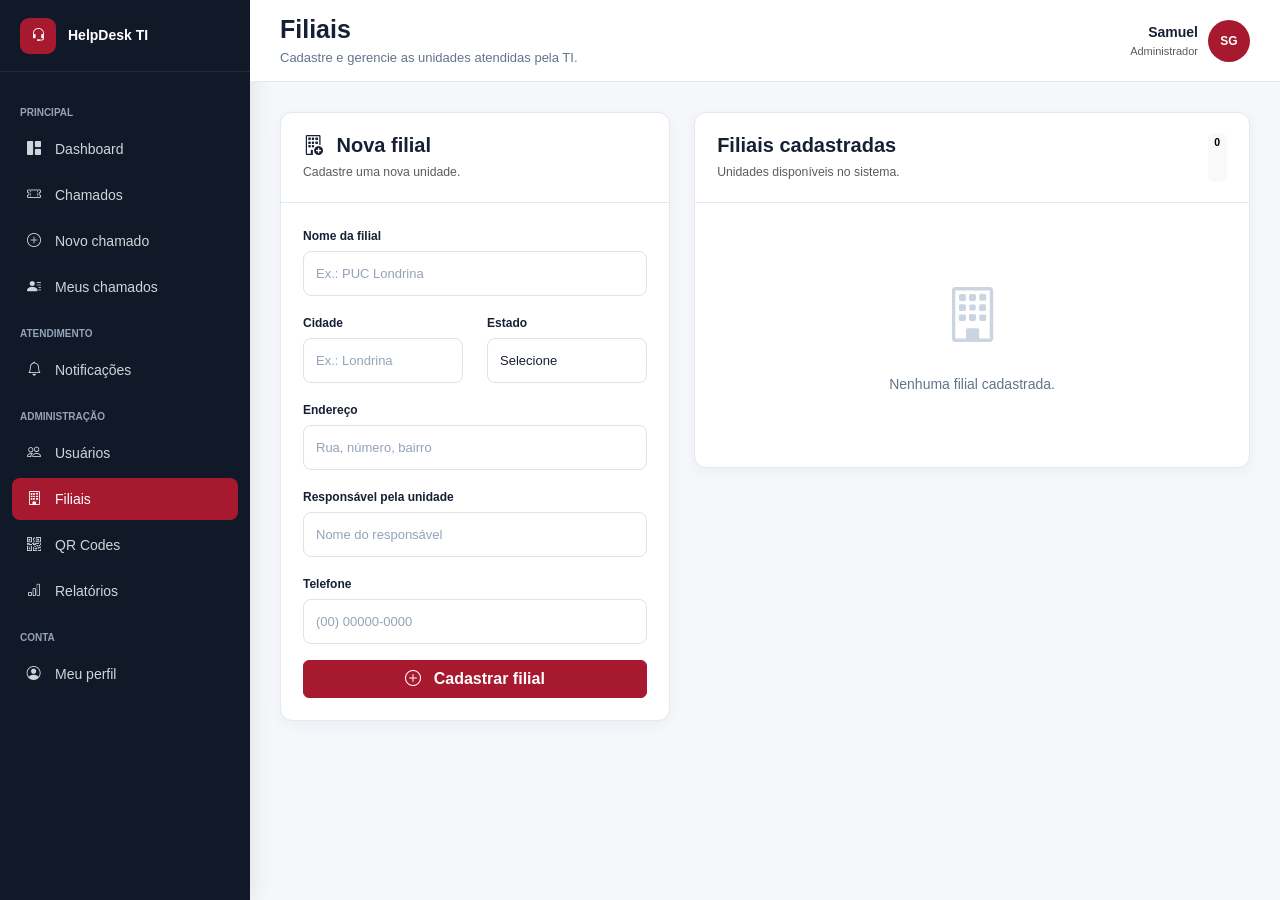
<file: helpdesk-ti/frontend/pages/filiais.html>
<!DOCTYPE html>
<html lang="pt-BR">

<head>

    <meta charset="UTF-8">
    <meta name="viewport" content="width=device-width, initial-scale=1.0">

    <title>Filiais | HelpDesk TI</title>

    <link
        href="https://cdn.jsdelivr.net/npm/bootstrap@5.3.3/dist/css/bootstrap.min.css"
        rel="stylesheet"
    >

    <link
        href="https://cdn.jsdelivr.net/npm/bootstrap-icons@1.11.3/font/bootstrap-icons.min.css"
        rel="stylesheet"
    >

    <link rel="stylesheet" href="../assets/css/style.css">

    <style>

        :root {
            --puc-red: #a6192e;
            --puc-red-dark: #8b1426;
            --sidebar: #111827;
            --background: #f5f7fb;
            --border: #e2e8f0;
            --text: #172033;
            --muted: #64748b;
        }

        * {
            box-sizing: border-box;
        }

        body {
            margin: 0;
            background: var(--background);
            color: var(--text);
            font-family: Arial, Helvetica, sans-serif;
        }

        .sidebar {
            position: fixed !important;
            top: 0;
            left: 0;
            bottom: 0;
            width: 250px !important;
            height: 100vh;
            background: var(--sidebar) !important;
            z-index: 1000;
            overflow-y: auto;
        }

        .sidebar-brand {
            height: 72px;
            display: flex;
            align-items: center;
            gap: 12px;
            padding: 0 20px;
            color: #fff;
            border-bottom: 1px solid rgba(255,255,255,.08);
        }

        .sidebar-brand-icon {
            width: 36px;
            height: 36px;
            border-radius: 9px;
            background: var(--puc-red);
            display: flex;
            align-items: center;
            justify-content: center;
        }

        .sidebar-menu {
            padding: 15px 12px;
        }

        .menu-title {
            margin: 18px 8px 8px;
            color: #94a3b8;
            font-size: 10px;
            font-weight: 700;
            text-transform: uppercase;
        }

        .menu-item {
            min-height: 42px;
            display: flex;
            align-items: center;
            gap: 11px;
            padding: 10px 12px;
            margin-bottom: 4px;
            border-radius: 8px;
            color: #d1d5db;
            text-decoration: none;
            font-size: 14px;
        }

        .menu-item i {
            width: 20px;
            text-align: center;
        }

        .menu-item:hover {
            color: #fff;
            background: rgba(166,25,46,.25);
        }

        .menu-item.active {
            color: #fff;
            background: var(--puc-red);
        }

        .main-content {
            width: calc(100% - 250px);
            margin-left: 250px;
            min-height: 100vh;
        }

        .topbar {
            height: 82px;
            background: #fff;
            border-bottom: 1px solid var(--border);
            display: flex;
            align-items: center;
            justify-content: space-between;
            padding: 0 30px;
        }

        .page-title {
            margin: 0;
            font-size: 25px;
            font-weight: 700;
        }

        .page-subtitle {
            color: var(--muted);
            font-size: 13px;
            margin-top: 4px;
        }

        .user-area {
            display: flex;
            align-items: center;
            gap: 10px;
        }

        .user-avatar {
            width: 42px;
            height: 42px;
            border-radius: 50%;
            background: var(--puc-red);
            color: #fff;
            display: flex;
            align-items: center;
            justify-content: center;
            font-weight: 700;
        }

        .page-content {
            padding: 30px;
        }

        .card-custom {
            background: #fff;
            border: 1px solid var(--border);
            border-radius: 12px;
            box-shadow: 0 4px 15px rgba(15,23,42,.04);
        }

        .card-header-custom {
            padding: 20px 22px;
            border-bottom: 1px solid var(--border);
        }

        .card-body-custom {
            padding: 22px;
        }

        .btn-puc {
            background: var(--puc-red);
            border-color: var(--puc-red);
            color: #fff;
            font-weight: 600;
        }

        .btn-puc:hover {
            background: var(--puc-red-dark);
            border-color: var(--puc-red-dark);
            color: #fff;
        }

        .form-control,
        .form-select {
            min-height: 45px;
            border-color: #dbe3ec;
            border-radius: 8px;
        }

        .form-control:focus,
        .form-select:focus {
            border-color: var(--puc-red);
            box-shadow: 0 0 0 .2rem rgba(166,25,46,.12);
        }

        .filial-card {
            border: 1px solid var(--border);
            border-radius: 10px;
            padding: 18px;
            margin-bottom: 12px;
        }

        .filial-icon {
            width: 48px;
            height: 48px;
            border-radius: 10px;
            background: #fdf0f2;
            color: var(--puc-red);
            display: flex;
            align-items: center;
            justify-content: center;
            font-size: 22px;
        }

        .filial-name {
            font-weight: 700;
        }

        .filial-info {
            color: var(--muted);
            font-size: 13px;
            line-height: 1.7;
        }

        .empty-state {
            text-align: center;
            padding: 50px 20px;
            color: var(--muted);
        }

        .empty-state i {
            font-size: 55px;
            color: #cbd5e1;
        }

        @media (max-width: 991px) {

            .sidebar {
                width: 70px !important;
            }

            .sidebar-brand {
                justify-content: center;
                padding: 0;
            }

            .sidebar-brand span,
            .menu-title,
            .menu-item span {
                display: none;
            }

            .menu-item {
                justify-content: center;
            }

            .main-content {
                width: calc(100% - 70px);
                margin-left: 70px;
            }

        }

        @media (max-width: 768px) {

            .sidebar {
                display: none !important;
            }

            .main-content {
                width: 100%;
                margin-left: 0;
            }

            .page-content {
                padding: 20px 15px;
            }

        }

    </style>

</head>

<body>

<aside class="sidebar">

    <div class="sidebar-brand">

        <div class="sidebar-brand-icon">
            <i class="bi bi-headset"></i>
        </div>

        <span class="fw-bold">
            HelpDesk TI
        </span>

    </div>

    <nav class="sidebar-menu">

        <div class="menu-title">Principal</div>

        <a href="dashboard.html" class="menu-item">
            <i class="bi bi-grid-1x2-fill"></i>
            <span>Dashboard</span>
        </a>

        <a href="chamados.html" class="menu-item">
            <i class="bi bi-ticket-perforated"></i>
            <span>Chamados</span>
        </a>

        <a href="novo-chamado.html" class="menu-item">
            <i class="bi bi-plus-circle"></i>
            <span>Novo chamado</span>
        </a>

        <a href="meus-chamados.html" class="menu-item">
            <i class="bi bi-person-lines-fill"></i>
            <span>Meus chamados</span>
        </a>

        <div class="menu-title">Atendimento</div>

        <a href="notificacoes.html" class="menu-item">
            <i class="bi bi-bell"></i>
            <span>Notificações</span>
        </a>

        <div class="menu-title">Administração</div>

        <a href="usuarios.html" class="menu-item">
            <i class="bi bi-people"></i>
            <span>Usuários</span>
        </a>

        <a href="filiais.html" class="menu-item active">
            <i class="bi bi-building"></i>
            <span>Filiais</span>
        </a>

        <a href="qr-codes.html" class="menu-item">
            <i class="bi bi-qr-code"></i>
            <span>QR Codes</span>
        </a>

        <a href="relatorios.html" class="menu-item">
            <i class="bi bi-bar-chart"></i>
            <span>Relatórios</span>
        </a>

        <div class="menu-title">Conta</div>

        <a href="perfil.html" class="menu-item">
            <i class="bi bi-person-circle"></i>
            <span>Meu perfil</span>
        </a>

    </nav>

</aside>

<main class="main-content">

    <header class="topbar">

        <div>

            <h1 class="page-title">
                Filiais
            </h1>

            <div class="page-subtitle">
                Cadastre e gerencie as unidades atendidas pela TI.
            </div>

        </div>

        <div class="user-area">

            <div class="text-end d-none d-sm-block">

                <div class="fw-semibold">
                    Samuel
                </div>

                <div class="text-muted" style="font-size:11px;">
                    Administrador
                </div>

            </div>

            <div class="user-avatar">
                SG
            </div>

        </div>

    </header>

    <section class="page-content">

        <div class="row g-4">

            <div class="col-12 col-xl-5">

                <div class="card-custom">

                    <div class="card-header-custom">

                        <h5 class="mb-1 fw-bold">
                            <i class="bi bi-building-add me-2"></i>
                            Nova filial
                        </h5>

                        <small class="text-muted">
                            Cadastre uma nova unidade.
                        </small>

                    </div>

                    <div class="card-body-custom">

                        <form id="filialForm">

                            <div class="mb-3">

                                <label class="form-label fw-semibold">
                                    Nome da filial
                                </label>

                                <input
                                    type="text"
                                    id="filialNome"
                                    class="form-control"
                                    placeholder="Ex.: PUC Londrina"
                                    required
                                >

                            </div>

                            <div class="row">

                                <div class="col-md-6 mb-3">

                                    <label class="form-label fw-semibold">
                                        Cidade
                                    </label>

                                    <input
                                        type="text"
                                        id="filialCidade"
                                        class="form-control"
                                        placeholder="Ex.: Londrina"
                                        required
                                    >

                                </div>

                                <div class="col-md-6 mb-3">

                                    <label class="form-label fw-semibold">
                                        Estado
                                    </label>

                                    <select
                                        id="filialEstado"
                                        class="form-select"
                                        required
                                    >

                                        <option value="">
                                            Selecione
                                        </option>

                                        <option value="PR">
                                            Paraná
                                        </option>

                                        <option value="SP">
                                            São Paulo
                                        </option>

                                        <option value="SC">
                                            Santa Catarina
                                        </option>

                                        <option value="RS">
                                            Rio Grande do Sul
                                        </option>

                                        <option value="RJ">
                                            Rio de Janeiro
                                        </option>

                                    </select>

                                </div>

                            </div>

                            <div class="mb-3">

                                <label class="form-label fw-semibold">
                                    Endereço
                                </label>

                                <input
                                    type="text"
                                    id="filialEndereco"
                                    class="form-control"
                                    placeholder="Rua, número, bairro"
                                    required
                                >

                            </div>

                            <div class="mb-3">

                                <label class="form-label fw-semibold">
                                    Responsável pela unidade
                                </label>

                                <input
                                    type="text"
                                    id="filialResponsavel"
                                    class="form-control"
                                    placeholder="Nome do responsável"
                                >

                            </div>

                            <div class="mb-3">

                                <label class="form-label fw-semibold">
                                    Telefone
                                </label>

                                <input
                                    type="text"
                                    id="filialTelefone"
                                    class="form-control"
                                    placeholder="(00) 00000-0000"
                                >

                            </div>

                            <button
                                type="submit"
                                class="btn btn-puc w-100"
                            >
                                <i class="bi bi-plus-circle me-2"></i>
                                Cadastrar filial
                            </button>

                        </form>

                    </div>

                </div>

            </div>

            <div class="col-12 col-xl-7">

                <div class="card-custom">

                    <div class="card-header-custom">

                        <div class="d-flex justify-content-between">

                            <div>

                                <h5 class="mb-1 fw-bold">
                                    Filiais cadastradas
                                </h5>

                                <small class="text-muted">
                                    Unidades disponíveis no sistema.
                                </small>

                            </div>

                            <span
                                id="totalFiliais"
                                class="badge text-bg-light"
                            >
                                0
                            </span>

                        </div>

                    </div>

                    <div class="card-body-custom">

                        <div id="listaFiliais"></div>

                    </div>

                </div>

            </div>

        </div>

    </section>

</main>

<script>

const FILIAIS_KEY = "helpdesk_filiais";

let filiais = JSON.parse(
    localStorage.getItem(FILIAIS_KEY) || "[]"
);

const form =
    document.getElementById("filialForm");

function salvar() {

    localStorage.setItem(
        FILIAIS_KEY,
        JSON.stringify(filiais)
    );

}

function renderizar() {

    const lista =
        document.getElementById("listaFiliais");

    document.getElementById("totalFiliais").textContent =
        filiais.length;

    if (filiais.length === 0) {

        lista.innerHTML = `
            <div class="empty-state">
                <i class="bi bi-building"></i>
                <div class="mt-3">
                    Nenhuma filial cadastrada.
                </div>
            </div>
        `;

        return;
    }

    lista.innerHTML = "";

    filiais.forEach(filial => {

        const item =
            document.createElement("div");

        item.className = "filial-card";

        item.innerHTML = `

            <div class="d-flex align-items-start gap-3">

                <div class="filial-icon">
                    <i class="bi bi-building"></i>
                </div>

                <div class="flex-grow-1">

                    <div class="filial-name">
                        ${filial.nome}
                    </div>

                    <div class="filial-info">

                        <div>
                            <i class="bi bi-geo-alt me-1"></i>
                            ${filial.cidade} - ${filial.estado}
                        </div>

                        <div>
                            <i class="bi bi-signpost me-1"></i>
                            ${filial.endereco}
                        </div>

                        ${
                            filial.responsavel
                            ? `<div>
                                <i class="bi bi-person me-1"></i>
                                ${filial.responsavel}
                            </div>`
                            : ""
                        }

                        ${
                            filial.telefone
                            ? `<div>
                                <i class="bi bi-telephone me-1"></i>
                                ${filial.telefone}
                            </div>`
                            : ""
                        }

                    </div>

                </div>

                <button
                    class="btn btn-sm btn-outline-danger"
                    onclick="excluirFilial('${filial.id}')"
                >
                    <i class="bi bi-trash"></i>
                </button>

            </div>

        `;

        lista.appendChild(item);

    });

}

form.addEventListener("submit", event => {

    event.preventDefault();

    filiais.push({

        id: "FILIAL-" + Date.now(),

        nome:
            document.getElementById("filialNome").value.trim(),

        cidade:
            document.getElementById("filialCidade").value.trim(),

        estado:
            document.getElementById("filialEstado").value,

        endereco:
            document.getElementById("filialEndereco").value.trim(),

        responsavel:
            document.getElementById("filialResponsavel").value.trim(),

        telefone:
            document.getElementById("filialTelefone").value.trim()

    });

    salvar();

    renderizar();

    form.reset();

    alert("Filial cadastrada com sucesso!");

});

function excluirFilial(id) {

    const qrCodes =
        JSON.parse(
            localStorage.getItem("helpdesk_qr_codes") || "[]"
        );

    if (
        qrCodes.some(qr => qr.filialId === id)
    ) {

        alert(
            "Esta filial possui QR Codes vinculados. Exclua os QR Codes antes de excluir a filial."
        );

        return;
    }

    if (!confirm("Deseja excluir esta filial?")) {
        return;
    }

    filiais =
        filiais.filter(filial => filial.id !== id);

    salvar();

    renderizar();

}

renderizar();

</script>

</body>
</html>
</file>
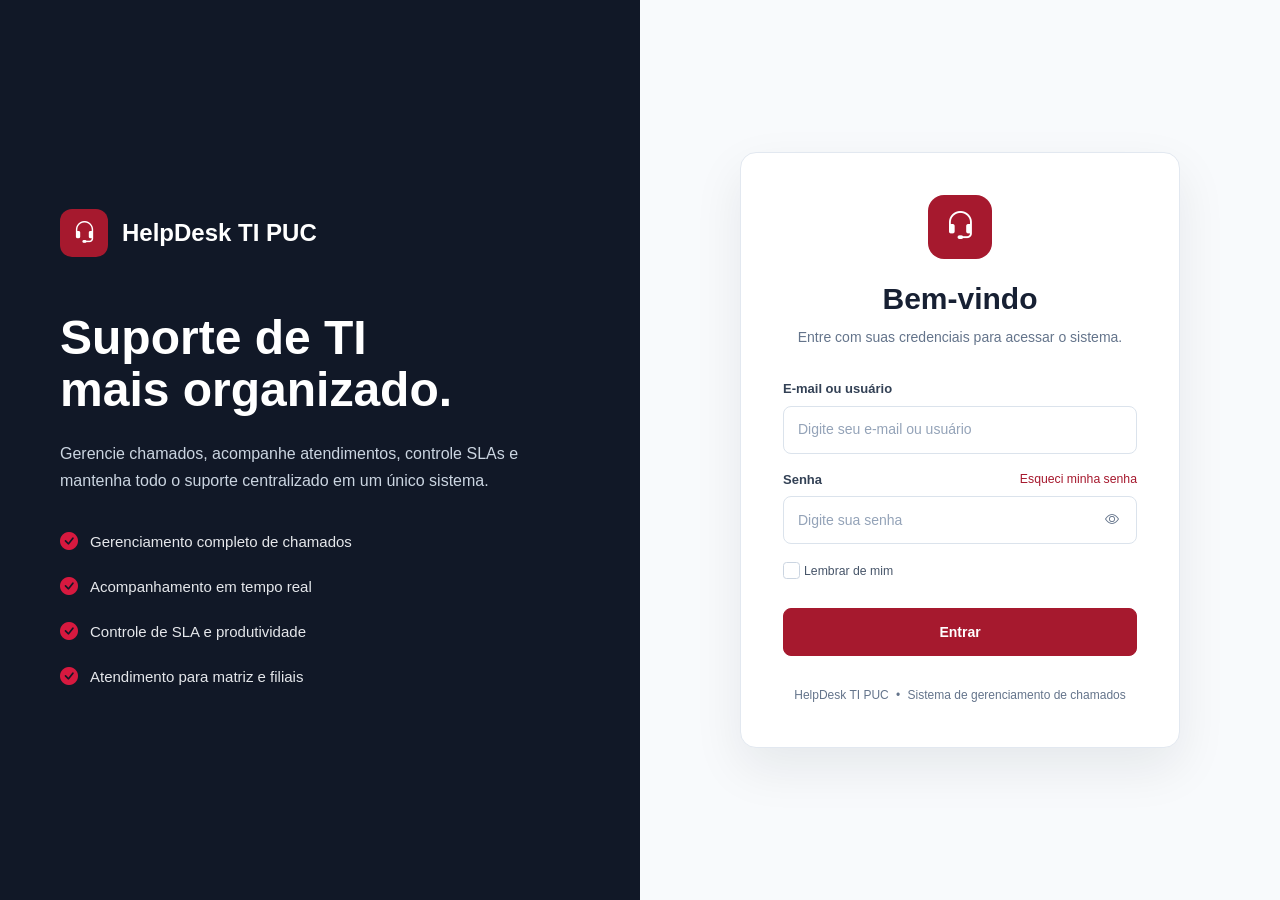
<file: helpdesk-ti/frontend/pages/login.html>
<!DOCTYPE html>
<html lang="pt-BR">
<head>
    <meta charset="UTF-8">
    <meta name="viewport" content="width=device-width, initial-scale=1.0">

    <title>Login | HelpDesk TI PUC</title>

    <link
        href="https://cdn.jsdelivr.net/npm/bootstrap@5.3.3/dist/css/bootstrap.min.css"
        rel="stylesheet"
    >

    <link
        href="https://cdn.jsdelivr.net/npm/bootstrap-icons@1.11.3/font/bootstrap-icons.min.css"
        rel="stylesheet"
    >

    <link rel="stylesheet" href="../assets/css/style.css">

    <style>
        * {
            box-sizing: border-box;
        }

        html,
        body {
            width: 100%;
            min-height: 100%;
            margin: 0;
            padding: 0;
        }

        body {
            font-family: Arial, Helvetica, sans-serif;
            background: #f5f6f8;
        }

        .login-page {
            width: 100%;
            min-height: 100vh;
            display: flex;
            overflow: hidden;
        }

        .login-side {
            width: 50%;
            min-height: 100vh;
            background: #111827;
            color: #ffffff;
            display: flex;
            align-items: center;
            justify-content: center;
            padding: 60px;
        }

        .login-side-content {
            width: 100%;
            max-width: 560px;
        }

        .login-brand {
            display: flex;
            align-items: center;
            margin-bottom: 55px;
        }

        .login-brand-icon {
            width: 48px;
            height: 48px;
            border-radius: 12px;
            background: #a6192e;
            color: #ffffff;
            display: flex;
            align-items: center;
            justify-content: center;
            font-size: 23px;
            margin-right: 14px;
        }

        .login-brand-name {
            font-size: 24px;
            font-weight: 700;
            color: #ffffff;
        }

        .login-side h1 {
            margin: 0 0 24px;
            font-size: 48px;
            line-height: 1.08;
            font-weight: 700;
            color: #ffffff;
        }

        .login-side-description {
            max-width: 520px;
            margin: 0 0 35px;
            color: #cbd5e1;
            font-size: 16px;
            line-height: 1.7;
        }

        .login-features {
            display: flex;
            flex-direction: column;
            gap: 18px;
        }

        .login-feature {
            display: flex;
            align-items: center;
            gap: 12px;
            color: #e5e7eb;
            font-size: 15px;
        }

        .login-feature i {
            color: #d7193f;
            font-size: 18px;
        }

        .login-area {
            width: 50%;
            min-height: 100vh;
            background: #f8fafc;
            display: flex;
            align-items: center;
            justify-content: center;
            padding: 40px;
        }

        .login-box {
            width: 100%;
            max-width: 440px;
            background: #ffffff;
            border: 1px solid #e2e8f0;
            border-radius: 16px;
            padding: 42px;
            box-shadow: 0 20px 50px rgba(15, 23, 42, 0.08);
        }

        .login-logo {
            width: 64px;
            height: 64px;
            margin: 0 auto 22px;
            border-radius: 16px;
            background: #a6192e;
            color: #ffffff;
            display: flex;
            align-items: center;
            justify-content: center;
            font-size: 30px;
        }

        .login-title {
            margin: 0;
            text-align: center;
            font-size: 30px;
            font-weight: 700;
            color: #172033;
        }

        .login-subtitle {
            margin: 10px 0 30px;
            text-align: center;
            color: #64748b;
            font-size: 14px;
            line-height: 1.5;
        }

        .login-box .form-label {
            color: #334155;
            font-size: 13px;
            font-weight: 600;
            margin-bottom: 7px;
        }

        .login-box .form-control {
            width: 100%;
            min-height: 48px;
            border: 1px solid #dbe3ec;
            border-radius: 8px;
            padding: 12px 14px;
            font-size: 14px;
            color: #1e293b;
            background: #ffffff;
        }

        .login-box .form-control:focus {
            border-color: #a6192e;
            box-shadow: 0 0 0 3px rgba(166, 25, 46, 0.12);
        }

        .login-box .form-control::placeholder {
            color: #94a3b8;
        }

        .login-box .text-primary {
            color: #a6192e !important;
            text-decoration: none;
        }

        .login-box .text-primary:hover {
            color: #8b1426 !important;
            text-decoration: underline;
        }

        .password-wrapper {
            position: relative;
        }

        .password-wrapper .form-control {
            padding-right: 50px;
        }

        .password-toggle {
            position: absolute;
            top: 50%;
            right: 5px;
            width: 40px;
            height: 40px;
            transform: translateY(-50%);
            border: 0;
            background: transparent;
            color: #64748b;
            display: flex;
            align-items: center;
            justify-content: center;
            border-radius: 6px;
            cursor: pointer;
        }

        .password-toggle:hover {
            color: #a6192e;
            background: #fdf0f2;
        }

        .login-box .form-check-input {
            width: 17px;
            height: 17px;
            margin-top: 2px;
            border-color: #cbd5e1;
            cursor: pointer;
        }

        .login-box .form-check-input:checked {
            background-color: #a6192e;
            border-color: #a6192e;
        }

        .login-box .form-check-label {
            color: #475569;
            cursor: pointer;
        }

        .login-button {
            width: 100%;
            min-height: 48px;
            border: 1px solid #a6192e;
            border-radius: 8px;
            background: #a6192e;
            color: #ffffff;
            font-weight: 600;
            transition: 0.2s ease;
        }

        .login-button:hover {
            background: #8b1426;
            border-color: #8b1426;
            color: #ffffff;
        }

        .login-button:focus {
            background: #8b1426;
            border-color: #8b1426;
            color: #ffffff;
            box-shadow: 0 0 0 3px rgba(166, 25, 46, 0.18);
        }

        .login-button:disabled {
            opacity: 0.7;
            cursor: not-allowed;
        }

        .login-box .alert {
            border-radius: 8px;
            font-size: 13px;
        }

        .login-footer {
            text-align: center;
            margin-top: 28px;
        }

        .login-footer small {
            color: #64748b;
            font-size: 12px;
        }

        @media (max-width: 991px) {
            .login-page {
                flex-direction: column;
                overflow: visible;
            }

            .login-side {
                width: 100%;
                min-height: auto;
                padding: 45px 35px;
            }

            .login-side-content {
                max-width: 700px;
            }

            .login-brand {
                margin-bottom: 35px;
            }

            .login-side h1 {
                font-size: 40px;
            }

            .login-area {
                width: 100%;
                min-height: auto;
                padding: 45px 25px;
            }
        }

        @media (max-width: 575px) {
            .login-side {
                padding: 35px 22px;
            }

            .login-brand-name {
                font-size: 20px;
            }

            .login-side h1 {
                font-size: 32px;
            }

            .login-side-description {
                font-size: 14px;
            }

            .login-features {
                gap: 13px;
            }

            .login-feature {
                font-size: 14px;
            }

            .login-area {
                padding: 25px 16px;
            }

            .login-box {
                padding: 30px 22px;
                border-radius: 12px;
            }

            .login-title {
                font-size: 26px;
            }
        }
    </style>
</head>

<body>

<div class="login-page">

    <div class="login-side">
        <div class="login-side-content">

            <div class="login-brand">
                <div class="login-brand-icon">
                    <i class="bi bi-headset"></i>
                </div>

                <span class="login-brand-name">
                    HelpDesk TI PUC
                </span>
            </div>

            <h1>
                Suporte de TI<br>
                mais organizado.
            </h1>

            <p class="login-side-description">
                Gerencie chamados, acompanhe atendimentos,
                controle SLAs e mantenha todo o suporte
                centralizado em um único sistema.
            </p>

            <div class="login-features">

                <div class="login-feature">
                    <i class="bi bi-check-circle-fill"></i>
                    <span>Gerenciamento completo de chamados</span>
                </div>

                <div class="login-feature">
                    <i class="bi bi-check-circle-fill"></i>
                    <span>Acompanhamento em tempo real</span>
                </div>

                <div class="login-feature">
                    <i class="bi bi-check-circle-fill"></i>
                    <span>Controle de SLA e produtividade</span>
                </div>

                <div class="login-feature">
                    <i class="bi bi-check-circle-fill"></i>
                    <span>Atendimento para matriz e filiais</span>
                </div>

            </div>

        </div>
    </div>

    <div class="login-area">

        <div class="login-box">

            <div class="login-logo">
                <i class="bi bi-headset"></i>
            </div>

            <h2 class="login-title">
                Bem-vindo
            </h2>

            <p class="login-subtitle">
                Entre com suas credenciais para acessar o sistema.
            </p>

            <form id="loginForm">

                <div class="mb-3">
                    <label for="username" class="form-label">
                        E-mail ou usuário
                    </label>

                    <input
                        type="text"
                        class="form-control"
                        id="username"
                        name="username"
                        placeholder="Digite seu e-mail ou usuário"
                        autocomplete="username"
                        required
                    >
                </div>

                <div class="mb-3">

                    <div class="d-flex justify-content-between">
                        <label for="password" class="form-label">
                            Senha
                        </label>

                        <a
                            href="#"
                            class="small text-primary"
                            id="forgotPassword"
                        >
                            Esqueci minha senha
                        </a>
                    </div>

                    <div class="password-wrapper">

                        <input
                            type="password"
                            class="form-control"
                            id="password"
                            name="password"
                            placeholder="Digite sua senha"
                            autocomplete="current-password"
                            required
                        >

                        <button
                            type="button"
                            class="password-toggle"
                            id="passwordToggle"
                            aria-label="Mostrar senha"
                        >
                            <i class="bi bi-eye"></i>
                        </button>

                    </div>

                </div>

                <div class="form-check mb-4">

                    <input
                        class="form-check-input"
                        type="checkbox"
                        id="remember"
                    >

                    <label
                        class="form-check-label small"
                        for="remember"
                    >
                        Lembrar de mim
                    </label>

                </div>

                <button
                    type="submit"
                    class="login-button"
                    id="loginButton"
                >
                    <span id="loginButtonText">
                        Entrar
                    </span>

                    <span id="loginLoading" class="d-none">
                        <span
                            class="spinner-border spinner-border-sm me-2"
                            role="status"
                        ></span>
                        Entrando...
                    </span>
                </button>

            </form>

            <div
                id="loginAlert"
                class="alert alert-danger mt-3 d-none"
                role="alert"
            >
                <i class="bi bi-exclamation-circle me-2"></i>

                <span id="loginAlertMessage">
                    Usuário ou senha inválidos.
                </span>
            </div>

            <div class="login-footer">
                <small>
                    HelpDesk TI PUC
                    <span class="mx-1">•</span>
                    Sistema de gerenciamento de chamados
                </small>
            </div>

        </div>

    </div>

</div>

<script src="https://cdn.jsdelivr.net/npm/bootstrap@5.3.3/dist/js/bootstrap.bundle.min.js"></script>

<script src="../assets/js/app.js"></script>

<script>
document.addEventListener("DOMContentLoaded", () => {

    const loginForm = document.getElementById("loginForm");
    const loginButton = document.getElementById("loginButton");
    const loginButtonText = document.getElementById("loginButtonText");
    const loginLoading = document.getElementById("loginLoading");
    const loginAlert = document.getElementById("loginAlert");
    const loginAlertMessage = document.getElementById("loginAlertMessage");

    const password = document.getElementById("password");
    const passwordToggle = document.getElementById("passwordToggle");

    passwordToggle.addEventListener("click", () => {

        const isPassword =
            password.getAttribute("type") === "password";

        password.setAttribute(
            "type",
            isPassword ? "text" : "password"
        );

        passwordToggle.innerHTML = isPassword
            ? '<i class="bi bi-eye-slash"></i>'
            : '<i class="bi bi-eye"></i>';

        passwordToggle.setAttribute(
            "aria-label",
            isPassword ? "Ocultar senha" : "Mostrar senha"
        );
    });

    loginForm.addEventListener("submit", (event) => {

        event.preventDefault();

        loginAlert.classList.add("d-none");

        loginButton.disabled = true;

        loginButtonText.classList.add("d-none");

        loginLoading.classList.remove("d-none");

        setTimeout(() => {

            loginButton.disabled = false;

            loginButtonText.classList.remove("d-none");

            loginLoading.classList.add("d-none");

            const username =
                document.getElementById("username").value.trim();

            const passwordValue =
                document.getElementById("password").value;

            if (!username || !passwordValue) {

                loginAlertMessage.textContent =
                    "Preencha usuário e senha.";

                loginAlert.classList.remove("d-none");

                return;
            }

            window.location.href = "dashboard.html";

        }, 700);
    });

    const forgotPassword =
        document.getElementById("forgotPassword");

    forgotPassword.addEventListener("click", (event) => {

        event.preventDefault();

        alert(
            "A recuperação de senha será implementada posteriormente."
        );
    });

});
</script>

</body>
</html>
</file>
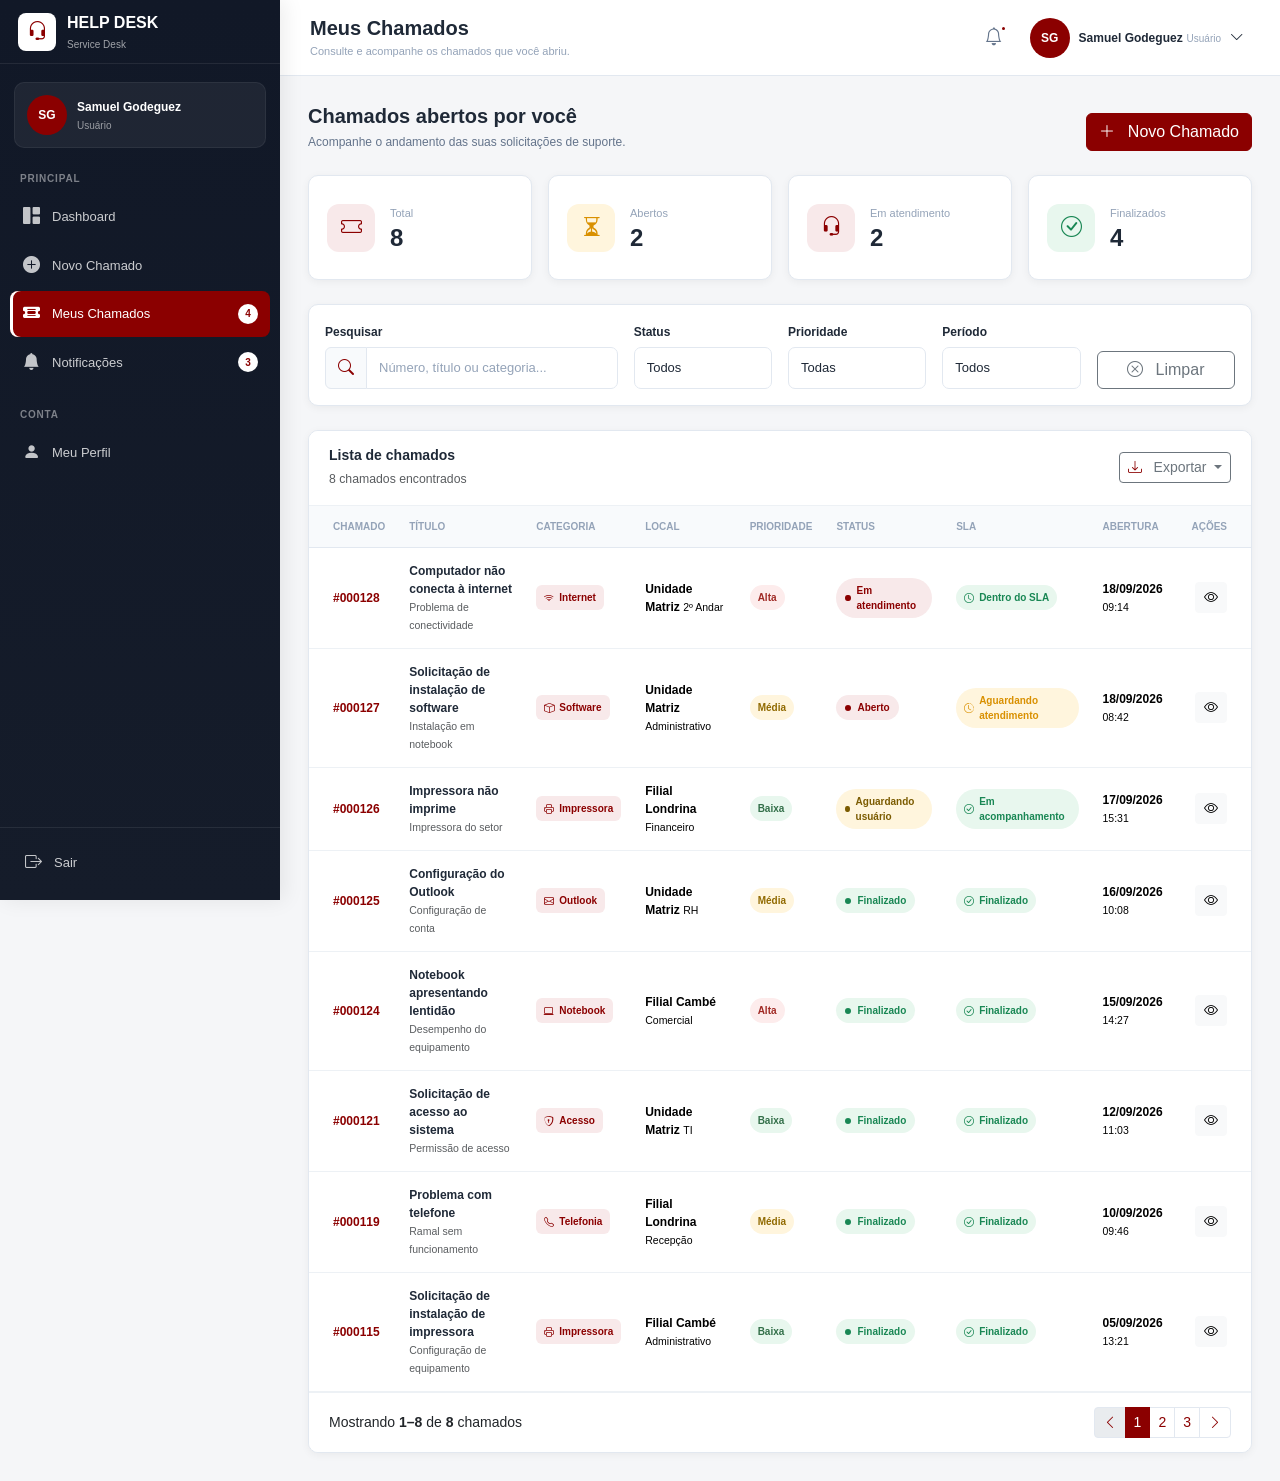
<file: helpdesk-ti/frontend/pages/meus-chamados.html>
<!DOCTYPE html>
<html lang="pt-BR">
<head>
    <meta charset="UTF-8">
    <meta name="viewport" content="width=device-width, initial-scale=1.0">

    <title>Meus Chamados | Help Desk</title>

    <link
        href="https://cdn.jsdelivr.net/npm/bootstrap@5.3.3/dist/css/bootstrap.min.css"
        rel="stylesheet"
    >

    <link
        href="https://cdn.jsdelivr.net/npm/bootstrap-icons@1.11.3/font/bootstrap-icons.min.css"
        rel="stylesheet"
    >

    <link rel="stylesheet" href="../assets/css/style.css">
</head>

<body>

<div class="app-wrapper">

    <!-- SIDEBAR -->
    <aside class="sidebar" id="sidebar">

        <div class="sidebar-header">
            <div class="logo-container">
                <div class="logo-icon">
                    <i class="bi bi-headset"></i>
                </div>

                <div class="logo-text">
                    <strong>HELP DESK</strong>
                    <span>Service Desk</span>
                </div>
            </div>

            <button
                class="btn sidebar-close d-lg-none"
                onclick="toggleSidebar()"
            >
                <i class="bi bi-x-lg"></i>
            </button>
        </div>

        <div class="sidebar-user">
            <div class="user-avatar">
                <span>SG</span>
            </div>

            <div class="user-info">
                <strong>Samuel Godeguez</strong>
                <small>Usuário</small>
            </div>
        </div>

        <nav class="sidebar-nav">

            <div class="nav-section">
                <span class="nav-section-title">PRINCIPAL</span>

                <a href="dashboard.html" class="nav-link">
                    <i class="bi bi-grid-1x2-fill"></i>
                    <span>Dashboard</span>
                </a>

                <a href="novo-chamado.html" class="nav-link">
                    <i class="bi bi-plus-circle-fill"></i>
                    <span>Novo Chamado</span>
                </a>

                <a href="meus-chamados.html" class="nav-link active">
                    <i class="bi bi-ticket-detailed-fill"></i>
                    <span>Meus Chamados</span>
                    <span class="nav-badge">4</span>
                </a>

                <a href="notificacoes.html" class="nav-link">
                    <i class="bi bi-bell-fill"></i>
                    <span>Notificações</span>
                    <span class="nav-badge notification-badge">3</span>
                </a>
            </div>

            <div class="nav-section">

                <span class="nav-section-title">CONTA</span>

                <a href="perfil.html" class="nav-link">
                    <i class="bi bi-person-fill"></i>
                    <span>Meu Perfil</span>
                </a>

            </div>

        </nav>

        <div class="sidebar-footer">

            <a href="#" class="nav-link logout-link" onclick="logout()">
                <i class="bi bi-box-arrow-right"></i>
                <span>Sair</span>
            </a>

        </div>

    </aside>

    <!-- OVERLAY MOBILE -->
    <div
        class="sidebar-overlay"
        id="sidebarOverlay"
        onclick="toggleSidebar()"
    ></div>

    <!-- MAIN -->
    <main class="main-content">

        <!-- TOPBAR -->
        <header class="topbar">

            <div class="topbar-left">

                <button
                    class="btn menu-toggle d-lg-none"
                    onclick="toggleSidebar()"
                >
                    <i class="bi bi-list"></i>
                </button>

                <div>
                    <h1 class="page-title">Meus Chamados</h1>
                    <p class="page-subtitle">
                        Consulte e acompanhe os chamados que você abriu.
                    </p>
                </div>

            </div>

            <div class="topbar-actions">

                <button
                    class="topbar-icon"
                    title="Notificações"
                    onclick="window.location.href='notificacoes.html'"
                >
                    <i class="bi bi-bell"></i>
                    <span class="notification-dot"></span>
                </button>

                <div class="dropdown">

                    <button
                        class="user-menu"
                        data-bs-toggle="dropdown"
                        aria-expanded="false"
                    >

                        <div class="user-avatar small">
                            <span>SG</span>
                        </div>

                        <div class="user-menu-info d-none d-md-block">
                            <strong>Samuel Godeguez</strong>
                            <small>Usuário</small>
                        </div>

                        <i class="bi bi-chevron-down"></i>

                    </button>

                    <ul class="dropdown-menu dropdown-menu-end">

                        <li>
                            <a class="dropdown-item" href="perfil.html">
                                <i class="bi bi-person me-2"></i>
                                Meu Perfil
                            </a>
                        </li>

                        <li>
                            <hr class="dropdown-divider">
                        </li>

                        <li>
                            <a
                                class="dropdown-item text-danger"
                                href="#"
                                onclick="logout()"
                            >
                                <i class="bi bi-box-arrow-right me-2"></i>
                                Sair
                            </a>
                        </li>

                    </ul>

                </div>

            </div>

        </header>

        <!-- CONTENT -->
        <div class="content-area">

            <!-- HEADER -->
            <div class="content-header">

                <div>
                    <h2 class="content-title">
                        Chamados abertos por você
                    </h2>

                    <p class="content-description">
                        Acompanhe o andamento das suas solicitações de suporte.
                    </p>
                </div>

                <a
                    href="novo-chamado.html"
                    class="btn btn-primary"
                >
                    <i class="bi bi-plus-lg me-2"></i>
                    Novo Chamado
                </a>

            </div>

            <!-- KPI -->
            <div class="row g-3 mb-4">

                <div class="col-12 col-sm-6 col-xl-3">

                    <div class="stat-card">

                        <div class="stat-icon">
                            <i class="bi bi-ticket"></i>
                        </div>

                        <div class="stat-content">
                            <span>Total</span>
                            <strong id="totalChamados">8</strong>
                        </div>

                    </div>

                </div>

                <div class="col-12 col-sm-6 col-xl-3">

                    <div class="stat-card">

                        <div class="stat-icon warning">
                            <i class="bi bi-hourglass-split"></i>
                        </div>

                        <div class="stat-content">
                            <span>Abertos</span>
                            <strong id="abertos">2</strong>
                        </div>

                    </div>

                </div>

                <div class="col-12 col-sm-6 col-xl-3">

                    <div class="stat-card">

                        <div class="stat-icon primary">
                            <i class="bi bi-headset"></i>
                        </div>

                        <div class="stat-content">
                            <span>Em atendimento</span>
                            <strong id="atendimento">2</strong>
                        </div>

                    </div>

                </div>

                <div class="col-12 col-sm-6 col-xl-3">

                    <div class="stat-card">

                        <div class="stat-icon success">
                            <i class="bi bi-check-circle"></i>
                        </div>

                        <div class="stat-content">
                            <span>Finalizados</span>
                            <strong id="finalizados">4</strong>
                        </div>

                    </div>

                </div>

            </div>

            <!-- FILTER CARD -->
            <div class="card custom-card mb-4">

                <div class="card-body">

                    <div class="row g-3 align-items-end">

                        <!-- SEARCH -->
                        <div class="col-12 col-lg-4">

                            <label class="form-label">
                                Pesquisar
                            </label>

                            <div class="input-group">

                                <span class="input-group-text">
                                    <i class="bi bi-search"></i>
                                </span>

                                <input
                                    type="text"
                                    id="searchInput"
                                    class="form-control"
                                    placeholder="Número, título ou categoria..."
                                    oninput="filtrarChamados()"
                                >

                            </div>

                        </div>

                        <!-- STATUS -->
                        <div class="col-12 col-sm-6 col-lg-2">

                            <label class="form-label">
                                Status
                            </label>

                            <select
                                id="statusFilter"
                                class="form-select"
                                onchange="filtrarChamados()"
                            >

                                <option value="">Todos</option>
                                <option value="ABERTO">Aberto</option>
                                <option value="EM ATENDIMENTO">
                                    Em atendimento
                                </option>
                                <option value="AGUARDANDO USUÁRIO">
                                    Aguardando usuário
                                </option>
                                <option value="FINALIZADO">
                                    Finalizado
                                </option>
                                <option value="CANCELADO">
                                    Cancelado
                                </option>

                            </select>

                        </div>

                        <!-- PRIORITY -->
                        <div class="col-12 col-sm-6 col-lg-2">

                            <label class="form-label">
                                Prioridade
                            </label>

                            <select
                                id="priorityFilter"
                                class="form-select"
                                onchange="filtrarChamados()"
                            >

                                <option value="">Todas</option>
                                <option value="BAIXA">Baixa</option>
                                <option value="MÉDIA">Média</option>
                                <option value="ALTA">Alta</option>
                                <option value="CRÍTICA">Crítica</option>

                            </select>

                        </div>

                        <!-- PERIOD -->
                        <div class="col-12 col-sm-6 col-lg-2">

                            <label class="form-label">
                                Período
                            </label>

                            <select
                                id="periodFilter"
                                class="form-select"
                                onchange="filtrarChamados()"
                            >

                                <option value="">Todos</option>
                                <option value="7">Últimos 7 dias</option>
                                <option value="30">Últimos 30 dias</option>
                                <option value="90">Últimos 90 dias</option>

                            </select>

                        </div>

                        <!-- CLEAR -->
                        <div class="col-12 col-sm-6 col-lg-2">

                            <button
                                class="btn btn-outline-secondary w-100"
                                onclick="limparFiltros()"
                            >
                                <i class="bi bi-x-circle me-2"></i>
                                Limpar
                            </button>

                        </div>

                    </div>

                </div>

            </div>

            <!-- TICKETS -->
            <div class="card custom-card">

                <div class="card-header custom-card-header">

                    <div>
                        <h5 class="mb-1">
                            Lista de chamados
                        </h5>

                        <span class="text-muted small">
                            <span id="resultCount">8</span> chamados encontrados
                        </span>
                    </div>

                    <div class="dropdown">

                        <button
                            class="btn btn-outline-secondary btn-sm dropdown-toggle"
                            data-bs-toggle="dropdown"
                        >
                            <i class="bi bi-download me-2"></i>
                            Exportar
                        </button>

                        <ul class="dropdown-menu dropdown-menu-end">

                            <li>
                                <a
                                    class="dropdown-item"
                                    href="#"
                                    onclick="exportar('PDF')"
                                >
                                    <i class="bi bi-file-earmark-pdf me-2"></i>
                                    PDF
                                </a>
                            </li>

                            <li>
                                <a
                                    class="dropdown-item"
                                    href="#"
                                    onclick="exportar('Excel')"
                                >
                                    <i class="bi bi-file-earmark-excel me-2"></i>
                                    Excel
                                </a>
                            </li>

                            <li>
                                <a
                                    class="dropdown-item"
                                    href="#"
                                    onclick="exportar('CSV')"
                                >
                                    <i class="bi bi-filetype-csv me-2"></i>
                                    CSV
                                </a>
                            </li>

                        </ul>

                    </div>

                </div>

                <div class="card-body p-0">

                    <div class="table-responsive">

                        <table class="table table-hover align-middle mb-0">

                            <thead>

                                <tr>

                                    <th class="ps-4">
                                        Chamado
                                    </th>

                                    <th>
                                        Título
                                    </th>

                                    <th>
                                        Categoria
                                    </th>

                                    <th>
                                        Local
                                    </th>

                                    <th>
                                        Prioridade
                                    </th>

                                    <th>
                                        Status
                                    </th>

                                    <th>
                                        SLA
                                    </th>

                                    <th>
                                        Abertura
                                    </th>

                                    <th class="text-end pe-4">
                                        Ações
                                    </th>

                                </tr>

                            </thead>

                            <tbody id="ticketsTable">

                                <tr
                                    data-status="EM ATENDIMENTO"
                                    data-priority="ALTA"
                                    data-date="2026-09-18"
                                >

                                    <td class="ps-4">

                                        <span class="ticket-number">
                                            #000128
                                        </span>

                                    </td>

                                    <td>

                                        <div class="ticket-title">
                                            Computador não conecta à internet
                                        </div>

                                        <small class="text-muted">
                                            Problema de conectividade
                                        </small>

                                    </td>

                                    <td>
                                        <span class="category-badge">
                                            <i class="bi bi-wifi"></i>
                                            Internet
                                        </span>
                                    </td>

                                    <td>
                                        <div class="location-cell">
                                            <strong>Unidade Matriz</strong>
                                            <small>2º Andar</small>
                                        </div>
                                    </td>

                                    <td>
                                        <span class="priority-badge priority-high">
                                            Alta
                                        </span>
                                    </td>

                                    <td>
                                        <span class="status-badge status-progress">
                                            <span class="status-dot"></span>
                                            Em atendimento
                                        </span>
                                    </td>

                                    <td>
                                        <span class="sla-badge sla-ok">
                                            <i class="bi bi-clock"></i>
                                            Dentro do SLA
                                        </span>
                                    </td>

                                    <td>
                                        <div class="date-cell">
                                            <strong>18/09/2026</strong>
                                            <small>09:14</small>
                                        </div>
                                    </td>

                                    <td class="text-end pe-4">

                                        <a
                                            href="chamado-detalhes.html?id=128"
                                            class="btn btn-sm btn-light"
                                            title="Visualizar chamado"
                                        >
                                            <i class="bi bi-eye"></i>
                                        </a>

                                    </td>

                                </tr>

                                <tr
                                    data-status="ABERTO"
                                    data-priority="MÉDIA"
                                    data-date="2026-09-18"
                                >

                                    <td class="ps-4">
                                        <span class="ticket-number">
                                            #000127
                                        </span>
                                    </td>

                                    <td>

                                        <div class="ticket-title">
                                            Solicitação de instalação de software
                                        </div>

                                        <small class="text-muted">
                                            Instalação em notebook
                                        </small>

                                    </td>

                                    <td>
                                        <span class="category-badge">
                                            <i class="bi bi-box"></i>
                                            Software
                                        </span>
                                    </td>

                                    <td>
                                        <div class="location-cell">
                                            <strong>Unidade Matriz</strong>
                                            <small>Administrativo</small>
                                        </div>
                                    </td>

                                    <td>
                                        <span class="priority-badge priority-medium">
                                            Média
                                        </span>
                                    </td>

                                    <td>
                                        <span class="status-badge status-open">
                                            <span class="status-dot"></span>
                                            Aberto
                                        </span>
                                    </td>

                                    <td>
                                        <span class="sla-badge sla-warning">
                                            <i class="bi bi-clock-history"></i>
                                            Aguardando atendimento
                                        </span>
                                    </td>

                                    <td>
                                        <div class="date-cell">
                                            <strong>18/09/2026</strong>
                                            <small>08:42</small>
                                        </div>
                                    </td>

                                    <td class="text-end pe-4">

                                        <a
                                            href="chamado-detalhes.html?id=127"
                                            class="btn btn-sm btn-light"
                                            title="Visualizar chamado"
                                        >
                                            <i class="bi bi-eye"></i>
                                        </a>

                                    </td>

                                </tr>

                                <tr
                                    data-status="AGUARDANDO USUÁRIO"
                                    data-priority="BAIXA"
                                    data-date="2026-09-17"
                                >

                                    <td class="ps-4">
                                        <span class="ticket-number">
                                            #000126
                                        </span>
                                    </td>

                                    <td>

                                        <div class="ticket-title">
                                            Impressora não imprime
                                        </div>

                                        <small class="text-muted">
                                            Impressora do setor
                                        </small>

                                    </td>

                                    <td>
                                        <span class="category-badge">
                                            <i class="bi bi-printer"></i>
                                            Impressora
                                        </span>
                                    </td>

                                    <td>
                                        <div class="location-cell">
                                            <strong>Filial Londrina</strong>
                                            <small>Financeiro</small>
                                        </div>
                                    </td>

                                    <td>
                                        <span class="priority-badge priority-low">
                                            Baixa
                                        </span>
                                    </td>

                                    <td>
                                        <span class="status-badge status-waiting">
                                            <span class="status-dot"></span>
                                            Aguardando usuário
                                        </span>
                                    </td>

                                    <td>
                                        <span class="sla-badge sla-ok">
                                            <i class="bi bi-check-circle"></i>
                                            Em acompanhamento
                                        </span>
                                    </td>

                                    <td>
                                        <div class="date-cell">
                                            <strong>17/09/2026</strong>
                                            <small>15:31</small>
                                        </div>
                                    </td>

                                    <td class="text-end pe-4">

                                        <a
                                            href="chamado-detalhes.html?id=126"
                                            class="btn btn-sm btn-light"
                                            title="Visualizar chamado"
                                        >
                                            <i class="bi bi-eye"></i>
                                        </a>

                                    </td>

                                </tr>

                                <tr
                                    data-status="FINALIZADO"
                                    data-priority="MÉDIA"
                                    data-date="2026-09-16"
                                >

                                    <td class="ps-4">
                                        <span class="ticket-number">
                                            #000125
                                        </span>
                                    </td>

                                    <td>

                                        <div class="ticket-title">
                                            Configuração do Outlook
                                        </div>

                                        <small class="text-muted">
                                            Configuração de conta
                                        </small>

                                    </td>

                                    <td>
                                        <span class="category-badge">
                                            <i class="bi bi-envelope"></i>
                                            Outlook
                                        </span>
                                    </td>

                                    <td>
                                        <div class="location-cell">
                                            <strong>Unidade Matriz</strong>
                                            <small>RH</small>
                                        </div>
                                    </td>

                                    <td>
                                        <span class="priority-badge priority-medium">
                                            Média
                                        </span>
                                    </td>

                                    <td>
                                        <span class="status-badge status-finished">
                                            <span class="status-dot"></span>
                                            Finalizado
                                        </span>
                                    </td>

                                    <td>
                                        <span class="sla-badge sla-finished">
                                            <i class="bi bi-check-circle"></i>
                                            Finalizado
                                        </span>
                                    </td>

                                    <td>
                                        <div class="date-cell">
                                            <strong>16/09/2026</strong>
                                            <small>10:08</small>
                                        </div>
                                    </td>

                                    <td class="text-end pe-4">

                                        <a
                                            href="chamado-detalhes.html?id=125"
                                            class="btn btn-sm btn-light"
                                            title="Visualizar chamado"
                                        >
                                            <i class="bi bi-eye"></i>
                                        </a>

                                    </td>

                                </tr>

                                <tr
                                    data-status="FINALIZADO"
                                    data-priority="ALTA"
                                    data-date="2026-09-15"
                                >

                                    <td class="ps-4">
                                        <span class="ticket-number">
                                            #000124
                                        </span>
                                    </td>

                                    <td>

                                        <div class="ticket-title">
                                            Notebook apresentando lentidão
                                        </div>

                                        <small class="text-muted">
                                            Desempenho do equipamento
                                        </small>

                                    </td>

                                    <td>
                                        <span class="category-badge">
                                            <i class="bi bi-laptop"></i>
                                            Notebook
                                        </span>
                                    </td>

                                    <td>
                                        <div class="location-cell">
                                            <strong>Filial Cambé</strong>
                                            <small>Comercial</small>
                                        </div>
                                    </td>

                                    <td>
                                        <span class="priority-badge priority-high">
                                            Alta
                                        </span>
                                    </td>

                                    <td>
                                        <span class="status-badge status-finished">
                                            <span class="status-dot"></span>
                                            Finalizado
                                        </span>
                                    </td>

                                    <td>
                                        <span class="sla-badge sla-finished">
                                            <i class="bi bi-check-circle"></i>
                                            Finalizado
                                        </span>
                                    </td>

                                    <td>
                                        <div class="date-cell">
                                            <strong>15/09/2026</strong>
                                            <small>14:27</small>
                                        </div>
                                    </td>

                                    <td class="text-end pe-4">

                                        <a
                                            href="chamado-detalhes.html?id=124"
                                            class="btn btn-sm btn-light"
                                            title="Visualizar chamado"
                                        >
                                            <i class="bi bi-eye"></i>
                                        </a>

                                    </td>

                                </tr>

                                <tr
                                    data-status="FINALIZADO"
                                    data-priority="BAIXA"
                                    data-date="2026-09-12"
                                >

                                    <td class="ps-4">
                                        <span class="ticket-number">
                                            #000121
                                        </span>
                                    </td>

                                    <td>

                                        <div class="ticket-title">
                                            Solicitação de acesso ao sistema
                                        </div>

                                        <small class="text-muted">
                                            Permissão de acesso
                                        </small>

                                    </td>

                                    <td>
                                        <span class="category-badge">
                                            <i class="bi bi-shield-lock"></i>
                                            Acesso
                                        </span>
                                    </td>

                                    <td>
                                        <div class="location-cell">
                                            <strong>Unidade Matriz</strong>
                                            <small>TI</small>
                                        </div>
                                    </td>

                                    <td>
                                        <span class="priority-badge priority-low">
                                            Baixa
                                        </span>
                                    </td>

                                    <td>
                                        <span class="status-badge status-finished">
                                            <span class="status-dot"></span>
                                            Finalizado
                                        </span>
                                    </td>

                                    <td>
                                        <span class="sla-badge sla-finished">
                                            <i class="bi bi-check-circle"></i>
                                            Finalizado
                                        </span>
                                    </td>

                                    <td>
                                        <div class="date-cell">
                                            <strong>12/09/2026</strong>
                                            <small>11:03</small>
                                        </div>
                                    </td>

                                    <td class="text-end pe-4">

                                        <a
                                            href="chamado-detalhes.html?id=121"
                                            class="btn btn-sm btn-light"
                                            title="Visualizar chamado"
                                        >
                                            <i class="bi bi-eye"></i>
                                        </a>

                                    </td>

                                </tr>

                                <tr
                                    data-status="FINALIZADO"
                                    data-priority="MÉDIA"
                                    data-date="2026-09-10"
                                >

                                    <td class="ps-4">
                                        <span class="ticket-number">
                                            #000119
                                        </span>
                                    </td>

                                    <td>

                                        <div class="ticket-title">
                                            Problema com telefone
                                        </div>

                                        <small class="text-muted">
                                            Ramal sem funcionamento
                                        </small>

                                    </td>

                                    <td>
                                        <span class="category-badge">
                                            <i class="bi bi-telephone"></i>
                                            Telefonia
                                        </span>
                                    </td>

                                    <td>
                                        <div class="location-cell">
                                            <strong>Filial Londrina</strong>
                                            <small>Recepção</small>
                                        </div>
                                    </td>

                                    <td>
                                        <span class="priority-badge priority-medium">
                                            Média
                                        </span>
                                    </td>

                                    <td>
                                        <span class="status-badge status-finished">
                                            <span class="status-dot"></span>
                                            Finalizado
                                        </span>
                                    </td>

                                    <td>
                                        <span class="sla-badge sla-finished">
                                            <i class="bi bi-check-circle"></i>
                                            Finalizado
                                        </span>
                                    </td>

                                    <td>
                                        <div class="date-cell">
                                            <strong>10/09/2026</strong>
                                            <small>09:46</small>
                                        </div>
                                    </td>

                                    <td class="text-end pe-4">

                                        <a
                                            href="chamado-detalhes.html?id=119"
                                            class="btn btn-sm btn-light"
                                            title="Visualizar chamado"
                                        >
                                            <i class="bi bi-eye"></i>
                                        </a>

                                    </td>

                                </tr>

                                <tr
                                    data-status="FINALIZADO"
                                    data-priority="BAIXA"
                                    data-date="2026-09-05"
                                >

                                    <td class="ps-4">
                                        <span class="ticket-number">
                                            #000115
                                        </span>
                                    </td>

                                    <td>

                                        <div class="ticket-title">
                                            Solicitação de instalação de impressora
                                        </div>

                                        <small class="text-muted">
                                            Configuração de equipamento
                                        </small>

                                    </td>

                                    <td>
                                        <span class="category-badge">
                                            <i class="bi bi-printer"></i>
                                            Impressora
                                        </span>
                                    </td>

                                    <td>
                                        <div class="location-cell">
                                            <strong>Filial Cambé</strong>
                                            <small>Administrativo</small>
                                        </div>
                                    </td>

                                    <td>
                                        <span class="priority-badge priority-low">
                                            Baixa
                                        </span>
                                    </td>

                                    <td>
                                        <span class="status-badge status-finished">
                                            <span class="status-dot"></span>
                                            Finalizado
                                        </span>
                                    </td>

                                    <td>
                                        <span class="sla-badge sla-finished">
                                            <i class="bi bi-check-circle"></i>
                                            Finalizado
                                        </span>
                                    </td>

                                    <td>
                                        <div class="date-cell">
                                            <strong>05/09/2026</strong>
                                            <small>13:21</small>
                                        </div>
                                    </td>

                                    <td class="text-end pe-4">

                                        <a
                                            href="chamado-detalhes.html?id=115"
                                            class="btn btn-sm btn-light"
                                            title="Visualizar chamado"
                                        >
                                            <i class="bi bi-eye"></i>
                                        </a>

                                    </td>

                                </tr>

                            </tbody>

                        </table>

                    </div>

                    <!-- EMPTY STATE -->
                    <div
                        id="emptyState"
                        class="empty-state d-none"
                    >

                        <div class="empty-state-icon">
                            <i class="bi bi-search"></i>
                        </div>

                        <h5>Nenhum chamado encontrado</h5>

                        <p>
                            Não encontramos chamados com os filtros selecionados.
                        </p>

                        <button
                            class="btn btn-outline-primary"
                            onclick="limparFiltros()"
                        >
                            Limpar filtros
                        </button>

                    </div>

                </div>

                <!-- PAGINATION -->
                <div class="card-footer custom-card-footer">

                    <div class="pagination-info">
                        Mostrando <strong>1–8</strong> de
                        <strong id="paginationTotal">8</strong> chamados
                    </div>

                    <nav>

                        <ul class="pagination pagination-sm mb-0">

                            <li class="page-item disabled">
                                <a class="page-link" href="#">
                                    <i class="bi bi-chevron-left"></i>
                                </a>
                            </li>

                            <li class="page-item active">
                                <a class="page-link" href="#">
                                    1
                                </a>
                            </li>

                            <li class="page-item">
                                <a class="page-link" href="#">
                                    2
                                </a>
                            </li>

                            <li class="page-item">
                                <a class="page-link" href="#">
                                    3
                                </a>
                            </li>

                            <li class="page-item">
                                <a class="page-link" href="#">
                                    <i class="bi bi-chevron-right"></i>
                                </a>
                            </li>

                        </ul>

                    </nav>

                </div>

            </div>

        </div>

    </main>

</div>

<!-- BOOTSTRAP -->
<script
    src="https://cdn.jsdelivr.net/npm/bootstrap@5.3.3/dist/js/bootstrap.bundle.min.js"
></script>

<script src="../assets/js/app.js"></script>

<script>

    function toggleSidebar() {

        const sidebar = document.getElementById("sidebar");
        const overlay = document.getElementById("sidebarOverlay");

        sidebar.classList.toggle("show");
        overlay.classList.toggle("show");

    }


    function filtrarChamados() {

        const search =
            document
                .getElementById("searchInput")
                .value
                .toLowerCase()
                .trim();

        const status =
            document
                .getElementById("statusFilter")
                .value;

        const priority =
            document
                .getElementById("priorityFilter")
                .value;

        const period =
            document
                .getElementById("periodFilter")
                .value;

        const rows =
            document.querySelectorAll("#ticketsTable tr");

        let visibleCount = 0;

        const today = new Date("2026-09-19T00:00:00");

        rows.forEach(row => {

            const text =
                row.innerText.toLowerCase();

            const rowStatus =
                row.dataset.status || "";

            const rowPriority =
                row.dataset.priority || "";

            const rowDate =
                row.dataset.date
                    ? new Date(row.dataset.date + "T00:00:00")
                    : null;

            let visible = true;

            if (search && !text.includes(search)) {
                visible = false;
            }

            if (status && rowStatus !== status) {
                visible = false;
            }

            if (priority && rowPriority !== priority) {
                visible = false;
            }

            if (period && rowDate) {

                const days =
                    parseInt(period);

                const difference =
                    Math.floor(
                        (today - rowDate) /
                        (1000 * 60 * 60 * 24)
                    );

                if (difference > days) {
                    visible = false;
                }

            }

            row.style.display =
                visible ? "" : "none";

            if (visible) {
                visibleCount++;
            }

        });

        document.getElementById("resultCount").textContent =
            visibleCount;

        document.getElementById("paginationTotal").textContent =
            visibleCount;

        const emptyState =
            document.getElementById("emptyState");

        if (visibleCount === 0) {

            emptyState.classList.remove("d-none");

        } else {

            emptyState.classList.add("d-none");

        }

    }


    function limparFiltros() {

        document.getElementById("searchInput").value = "";
        document.getElementById("statusFilter").value = "";
        document.getElementById("priorityFilter").value = "";
        document.getElementById("periodFilter").value = "";

        filtrarChamados();

    }


    function exportar(formato) {

        alert(
            "A exportação em " +
            formato +
            " será conectada ao backend posteriormente."
        );

    }


    function logout() {

        const confirmar =
            confirm("Deseja realmente sair do sistema?");

        if (!confirmar) {
            return;
        }

        window.location.href = "login.html";

    }

</script>

</body>
</html>
</file>
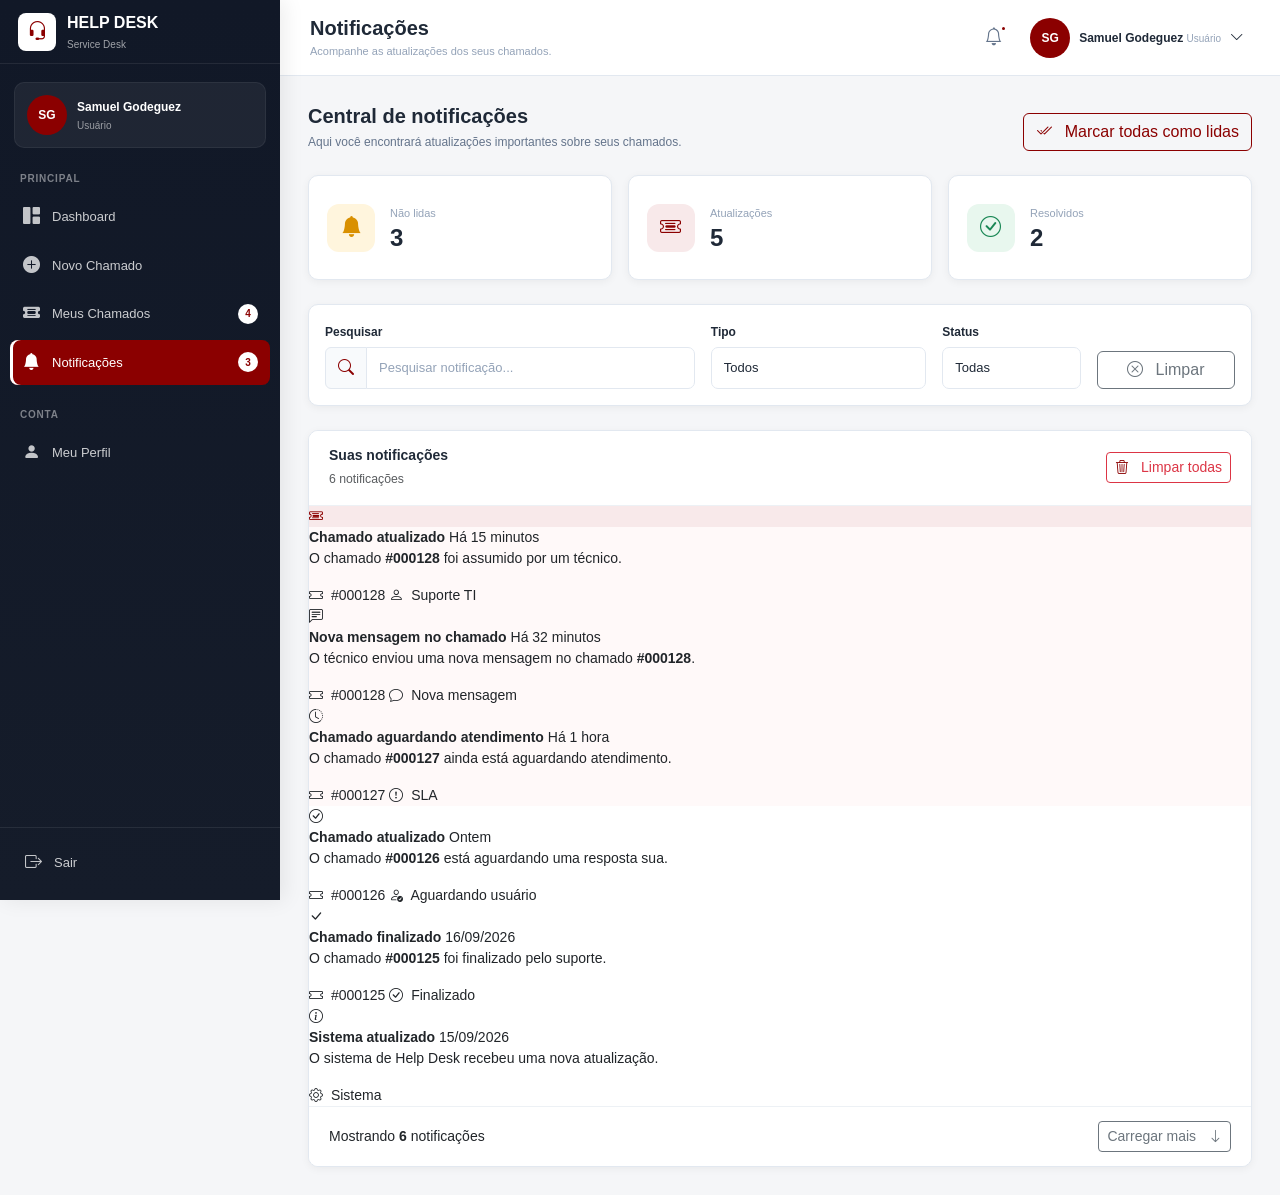
<file: helpdesk-ti/frontend/pages/notificacoes.html>
<!DOCTYPE html>
<html lang="pt-BR">

<head>
    <meta charset="UTF-8">
    <meta name="viewport" content="width=device-width, initial-scale=1.0">

    <title>Notificações | Help Desk</title>

    <link
        href="https://cdn.jsdelivr.net/npm/bootstrap@5.3.3/dist/css/bootstrap.min.css"
        rel="stylesheet"
    >

    <link
        href="https://cdn.jsdelivr.net/npm/bootstrap-icons@1.11.3/font/bootstrap-icons.min.css"
        rel="stylesheet"
    >

    <link rel="stylesheet" href="../assets/css/style.css">
</head>

<body>

<div class="app-wrapper">

    <!-- SIDEBAR -->
    <aside class="sidebar" id="sidebar">

        <div class="sidebar-header">

            <div class="logo-container">

                <div class="logo-icon">
                    <i class="bi bi-headset"></i>
                </div>

                <div class="logo-text">
                    <strong>HELP DESK</strong>
                    <span>Service Desk</span>
                </div>

            </div>

            <button
                class="btn sidebar-close d-lg-none"
                onclick="toggleSidebar()"
            >
                <i class="bi bi-x-lg"></i>
            </button>

        </div>


        <!-- USUÁRIO -->
        <div class="sidebar-user">

            <div class="user-avatar">
                <span>SG</span>
            </div>

            <div class="user-info">
                <strong>Samuel Godeguez</strong>
                <small>Usuário</small>
            </div>

        </div>


        <!-- MENU -->
        <nav class="sidebar-nav">

            <div class="nav-section">

                <span class="nav-section-title">
                    PRINCIPAL
                </span>


                <a href="dashboard.html" class="nav-link">

                    <i class="bi bi-grid-1x2-fill"></i>

                    <span>
                        Dashboard
                    </span>

                </a>


                <a href="novo-chamado.html" class="nav-link">

                    <i class="bi bi-plus-circle-fill"></i>

                    <span>
                        Novo Chamado
                    </span>

                </a>


                <a href="meus-chamados.html" class="nav-link">

                    <i class="bi bi-ticket-detailed-fill"></i>

                    <span>
                        Meus Chamados
                    </span>

                    <span class="nav-badge">
                        4
                    </span>

                </a>


                <a
                    href="notificacoes.html"
                    class="nav-link active"
                >

                    <i class="bi bi-bell-fill"></i>

                    <span>
                        Notificações
                    </span>

                    <span
                        class="nav-badge notification-badge"
                        id="sidebarNotificationCount"
                    >
                        3
                    </span>

                </a>

            </div>


            <div class="nav-section">

                <span class="nav-section-title">
                    CONTA
                </span>


                <a href="perfil.html" class="nav-link">

                    <i class="bi bi-person-fill"></i>

                    <span>
                        Meu Perfil
                    </span>

                </a>

            </div>

        </nav>


        <!-- RODAPÉ -->
        <div class="sidebar-footer">

            <a
                href="#"
                class="nav-link logout-link"
                onclick="logout()"
            >

                <i class="bi bi-box-arrow-right"></i>

                <span>
                    Sair
                </span>

            </a>

        </div>

    </aside>


    <!-- OVERLAY -->
    <div
        class="sidebar-overlay"
        id="sidebarOverlay"
        onclick="toggleSidebar()"
    ></div>


    <!-- CONTEÚDO -->
    <main class="main-content">


        <!-- TOPBAR -->
        <header class="topbar">

            <div class="topbar-left">

                <button
                    class="btn menu-toggle d-lg-none"
                    onclick="toggleSidebar()"
                >
                    <i class="bi bi-list"></i>
                </button>


                <div>

                    <h1 class="page-title">
                        Notificações
                    </h1>

                    <p class="page-subtitle">
                        Acompanhe as atualizações dos seus chamados.
                    </p>

                </div>

            </div>


            <div class="topbar-actions">


                <!-- SINO -->
                <button
                    class="topbar-icon"
                    title="Notificações"
                >

                    <i class="bi bi-bell"></i>

                    <span
                        class="notification-dot"
                        id="topNotificationDot"
                    ></span>

                </button>


                <!-- USUÁRIO -->
                <div class="dropdown">

                    <button
                        class="user-menu"
                        data-bs-toggle="dropdown"
                        aria-expanded="false"
                    >

                        <div class="user-avatar small">

                            <span>
                                SG
                            </span>

                        </div>


                        <div class="user-menu-info d-none d-md-block">

                            <strong>
                                Samuel Godeguez
                            </strong>

                            <small>
                                Usuário
                            </small>

                        </div>


                        <i class="bi bi-chevron-down"></i>

                    </button>


                    <ul class="dropdown-menu dropdown-menu-end">

                        <li>

                            <a
                                class="dropdown-item"
                                href="perfil.html"
                            >

                                <i class="bi bi-person me-2"></i>

                                Meu Perfil

                            </a>

                        </li>


                        <li>
                            <hr class="dropdown-divider">
                        </li>


                        <li>

                            <a
                                class="dropdown-item text-danger"
                                href="#"
                                onclick="logout()"
                            >

                                <i class="bi bi-box-arrow-right me-2"></i>

                                Sair

                            </a>

                        </li>

                    </ul>

                </div>

            </div>

        </header>


        <!-- ÁREA DE CONTEÚDO -->
        <div class="content-area">


            <!-- CABEÇALHO -->
            <div class="content-header">

                <div>

                    <h2 class="content-title">
                        Central de notificações
                    </h2>

                    <p class="content-description">
                        Aqui você encontrará atualizações importantes sobre seus chamados.
                    </p>

                </div>


                <button
                    class="btn btn-outline-primary"
                    onclick="marcarTodasComoLidas()"
                >

                    <i class="bi bi-check2-all me-2"></i>

                    Marcar todas como lidas

                </button>

            </div>


            <!-- RESUMO -->
            <div class="row g-3 mb-4">


                <div class="col-12 col-sm-6 col-xl-4">

                    <div class="stat-card">

                        <div class="stat-icon warning">

                            <i class="bi bi-bell-fill"></i>

                        </div>


                        <div class="stat-content">

                            <span>
                                Não lidas
                            </span>

                            <strong id="unreadCount">
                                3
                            </strong>

                        </div>

                    </div>

                </div>


                <div class="col-12 col-sm-6 col-xl-4">

                    <div class="stat-card">

                        <div class="stat-icon primary">

                            <i class="bi bi-ticket-detailed"></i>

                        </div>


                        <div class="stat-content">

                            <span>
                                Atualizações
                            </span>

                            <strong>
                                5
                            </strong>

                        </div>

                    </div>

                </div>


                <div class="col-12 col-sm-6 col-xl-4">

                    <div class="stat-card">

                        <div class="stat-icon success">

                            <i class="bi bi-check-circle"></i>

                        </div>


                        <div class="stat-content">

                            <span>
                                Resolvidos
                            </span>

                            <strong>
                                2
                            </strong>

                        </div>

                    </div>

                </div>

            </div>


            <!-- FILTROS -->
            <div class="card custom-card mb-4">

                <div class="card-body">

                    <div class="row g-3 align-items-end">


                        <div class="col-12 col-md-5">

                            <label class="form-label">
                                Pesquisar
                            </label>


                            <div class="input-group">

                                <span class="input-group-text">

                                    <i class="bi bi-search"></i>

                                </span>


                                <input
                                    type="text"
                                    id="searchInput"
                                    class="form-control"
                                    placeholder="Pesquisar notificação..."
                                    oninput="filtrarNotificacoes()"
                                >

                            </div>

                        </div>


                        <div class="col-12 col-md-3">

                            <label class="form-label">
                                Tipo
                            </label>


                            <select
                                id="typeFilter"
                                class="form-select"
                                onchange="filtrarNotificacoes()"
                            >

                                <option value="">
                                    Todos
                                </option>

                                <option value="chamado">
                                    Chamado
                                </option>

                                <option value="sla">
                                    SLA
                                </option>

                                <option value="mensagem">
                                    Mensagem
                                </option>

                                <option value="sistema">
                                    Sistema
                                </option>

                            </select>

                        </div>


                        <div class="col-12 col-md-2">

                            <label class="form-label">
                                Status
                            </label>


                            <select
                                id="readFilter"
                                class="form-select"
                                onchange="filtrarNotificacoes()"
                            >

                                <option value="">
                                    Todas
                                </option>

                                <option value="unread">
                                    Não lidas
                                </option>

                                <option value="read">
                                    Lidas
                                </option>

                            </select>

                        </div>


                        <div class="col-12 col-md-2">

                            <button
                                class="btn btn-outline-secondary w-100"
                                onclick="limparFiltros()"
                            >

                                <i class="bi bi-x-circle me-2"></i>

                                Limpar

                            </button>

                        </div>

                    </div>

                </div>

            </div>


            <!-- NOTIFICAÇÕES -->
            <div class="card custom-card">


                <div class="card-header custom-card-header">

                    <div>

                        <h5 class="mb-1">
                            Suas notificações
                        </h5>

                        <span class="text-muted small">

                            <span id="notificationResultCount">
                                6
                            </span>

                            notificações

                        </span>

                    </div>


                    <button
                        class="btn btn-sm btn-outline-danger"
                        onclick="limparNotificacoes()"
                    >

                        <i class="bi bi-trash3 me-2"></i>

                        Limpar todas

                    </button>

                </div>


                <div class="card-body p-0">


                    <div
                        class="notification-list"
                        id="notificationList"
                    >


                        <!-- NOTIFICAÇÃO 1 -->
                        <div
                            class="notification-item unread"
                            data-type="chamado"
                            data-read="unread"
                            onclick="abrirNotificacao(this, '128')"
                        >

                            <div class="notification-icon primary">

                                <i class="bi bi-ticket-detailed"></i>

                            </div>


                            <div class="notification-content">

                                <div class="notification-top">

                                    <strong>
                                        Chamado atualizado
                                    </strong>

                                    <span class="notification-time">
                                        Há 15 minutos
                                    </span>

                                </div>


                                <p>
                                    O chamado
                                    <strong>#000128</strong>
                                    foi assumido por um técnico.
                                </p>


                                <div class="notification-meta">

                                    <span>
                                        <i class="bi bi-ticket me-1"></i>
                                        #000128
                                    </span>

                                    <span>
                                        <i class="bi bi-person me-1"></i>
                                        Suporte TI
                                    </span>

                                </div>

                            </div>


                            <div class="notification-status">
                                <span class="unread-dot"></span>
                            </div>

                        </div>


                        <!-- NOTIFICAÇÃO 2 -->
                        <div
                            class="notification-item unread"
                            data-type="mensagem"
                            data-read="unread"
                            onclick="abrirNotificacao(this, '128')"
                        >

                            <div class="notification-icon info">

                                <i class="bi bi-chat-left-text"></i>

                            </div>


                            <div class="notification-content">

                                <div class="notification-top">

                                    <strong>
                                        Nova mensagem no chamado
                                    </strong>

                                    <span class="notification-time">
                                        Há 32 minutos
                                    </span>

                                </div>


                                <p>
                                    O técnico enviou uma nova mensagem no chamado
                                    <strong>#000128</strong>.
                                </p>


                                <div class="notification-meta">

                                    <span>
                                        <i class="bi bi-ticket me-1"></i>
                                        #000128
                                    </span>

                                    <span>
                                        <i class="bi bi-chat me-1"></i>
                                        Nova mensagem
                                    </span>

                                </div>

                            </div>


                            <div class="notification-status">
                                <span class="unread-dot"></span>
                            </div>

                        </div>


                        <!-- NOTIFICAÇÃO 3 -->
                        <div
                            class="notification-item unread"
                            data-type="sla"
                            data-read="unread"
                            onclick="abrirNotificacao(this, '127')"
                        >

                            <div class="notification-icon warning">

                                <i class="bi bi-clock-history"></i>

                            </div>


                            <div class="notification-content">

                                <div class="notification-top">

                                    <strong>
                                        Chamado aguardando atendimento
                                    </strong>

                                    <span class="notification-time">
                                        Há 1 hora
                                    </span>

                                </div>


                                <p>
                                    O chamado
                                    <strong>#000127</strong>
                                    ainda está aguardando atendimento.
                                </p>


                                <div class="notification-meta">

                                    <span>
                                        <i class="bi bi-ticket me-1"></i>
                                        #000127
                                    </span>

                                    <span>
                                        <i class="bi bi-exclamation-circle me-1"></i>
                                        SLA
                                    </span>

                                </div>

                            </div>


                            <div class="notification-status">
                                <span class="unread-dot"></span>
                            </div>

                        </div>


                        <!-- NOTIFICAÇÃO 4 -->
                        <div
                            class="notification-item"
                            data-type="chamado"
                            data-read="read"
                            onclick="abrirNotificacao(this, '126')"
                        >

                            <div class="notification-icon success">

                                <i class="bi bi-check-circle"></i>

                            </div>


                            <div class="notification-content">

                                <div class="notification-top">

                                    <strong>
                                        Chamado atualizado
                                    </strong>

                                    <span class="notification-time">
                                        Ontem
                                    </span>

                                </div>


                                <p>
                                    O chamado
                                    <strong>#000126</strong>
                                    está aguardando uma resposta sua.
                                </p>


                                <div class="notification-meta">

                                    <span>
                                        <i class="bi bi-ticket me-1"></i>
                                        #000126
                                    </span>

                                    <span>
                                        <i class="bi bi-person-check me-1"></i>
                                        Aguardando usuário
                                    </span>

                                </div>

                            </div>

                        </div>


                        <!-- NOTIFICAÇÃO 5 -->
                        <div
                            class="notification-item"
                            data-type="chamado"
                            data-read="read"
                            onclick="abrirNotificacao(this, '125')"
                        >

                            <div class="notification-icon success">

                                <i class="bi bi-check-lg"></i>

                            </div>


                            <div class="notification-content">

                                <div class="notification-top">

                                    <strong>
                                        Chamado finalizado
                                    </strong>

                                    <span class="notification-time">
                                        16/09/2026
                                    </span>

                                </div>


                                <p>
                                    O chamado
                                    <strong>#000125</strong>
                                    foi finalizado pelo suporte.
                                </p>


                                <div class="notification-meta">

                                    <span>
                                        <i class="bi bi-ticket me-1"></i>
                                        #000125
                                    </span>

                                    <span>
                                        <i class="bi bi-check-circle me-1"></i>
                                        Finalizado
                                    </span>

                                </div>

                            </div>

                        </div>


                        <!-- NOTIFICAÇÃO 6 -->
                        <div
                            class="notification-item"
                            data-type="sistema"
                            data-read="read"
                            onclick="abrirNotificacao(this)"
                        >

                            <div class="notification-icon secondary">

                                <i class="bi bi-info-circle"></i>

                            </div>


                            <div class="notification-content">

                                <div class="notification-top">

                                    <strong>
                                        Sistema atualizado
                                    </strong>

                                    <span class="notification-time">
                                        15/09/2026
                                    </span>

                                </div>


                                <p>
                                    O sistema de Help Desk recebeu uma nova atualização.
                                </p>


                                <div class="notification-meta">

                                    <span>
                                        <i class="bi bi-gear me-1"></i>
                                        Sistema
                                    </span>

                                </div>

                            </div>

                        </div>


                    </div>


                    <!-- EMPTY STATE -->
                    <div
                        id="emptyState"
                        class="empty-state d-none"
                    >

                        <div class="empty-state-icon">

                            <i class="bi bi-bell-slash"></i>

                        </div>


                        <h5>
                            Nenhuma notificação encontrada
                        </h5>


                        <p>
                            Não existem notificações para os filtros selecionados.
                        </p>


                        <button
                            class="btn btn-outline-primary"
                            onclick="limparFiltros()"
                        >

                            Limpar filtros

                        </button>

                    </div>

                </div>


                <!-- RODAPÉ -->
                <div class="card-footer custom-card-footer">

                    <div class="pagination-info">

                        Mostrando

                        <strong>
                            <span id="showingCount">
                                6
                            </span>
                        </strong>

                        notificações

                    </div>


                    <button
                        class="btn btn-sm btn-outline-secondary"
                        onclick="carregarMais()"
                    >

                        Carregar mais

                        <i class="bi bi-arrow-down ms-2"></i>

                    </button>

                </div>

            </div>

        </div>

    </main>

</div>


<!-- BOOTSTRAP -->
<script
    src="https://cdn.jsdelivr.net/npm/bootstrap@5.3.3/dist/js/bootstrap.bundle.min.js"
></script>


<!-- APP -->
<script src="../assets/js/app.js"></script>


<script>


/* ================================
   SIDEBAR
================================ */

function toggleSidebar() {

    const sidebar =
        document.getElementById("sidebar");

    const overlay =
        document.getElementById("sidebarOverlay");

    sidebar.classList.toggle("show");

    overlay.classList.toggle("show");

}


/* ================================
   FILTRAR NOTIFICAÇÕES
================================ */

function filtrarNotificacoes() {

    const search =
        document
            .getElementById("searchInput")
            .value
            .toLowerCase()
            .trim();


    const type =
        document
            .getElementById("typeFilter")
            .value;


    const read =
        document
            .getElementById("readFilter")
            .value;


    const notifications =
        document.querySelectorAll(
            "#notificationList .notification-item"
        );


    let visibleCount = 0;


    notifications.forEach(notification => {

        const text =
            notification.innerText
                .toLowerCase();


        const notificationType =
            notification.dataset.type;


        const notificationRead =
            notification.dataset.read;


        let visible = true;


        /* PESQUISA */

        if (
            search &&
            !text.includes(search)
        ) {

            visible = false;

        }


        /* TIPO */

        if (
            type &&
            notificationType !== type
        ) {

            visible = false;

        }


        /* STATUS */

        if (
            read &&
            notificationRead !== read
        ) {

            visible = false;

        }


        notification.style.display =
            visible ? "" : "none";


        if (visible) {

            visibleCount++;

        }

    });


    document.getElementById(
        "notificationResultCount"
    ).textContent = visibleCount;


    document.getElementById(
        "showingCount"
    ).textContent = visibleCount;


    const emptyState =
        document.getElementById(
            "emptyState"
        );


    if (visibleCount === 0) {

        emptyState.classList.remove(
            "d-none"
        );

    } else {

        emptyState.classList.add(
            "d-none"
        );

    }

}


/* ================================
   LIMPAR FILTROS
================================ */

function limparFiltros() {

    document.getElementById(
        "searchInput"
    ).value = "";


    document.getElementById(
        "typeFilter"
    ).value = "";


    document.getElementById(
        "readFilter"
    ).value = "";


    filtrarNotificacoes();

}


/* ================================
   ABRIR NOTIFICAÇÃO
================================ */

function abrirNotificacao(
    elemento,
    chamadoId = null
) {

    if (
        elemento.dataset.read === "unread"
    ) {

        elemento.dataset.read = "read";

        elemento.classList.remove(
            "unread"
        );


        const dot =
            elemento.querySelector(
                ".unread-dot"
            );


        if (dot) {

            dot.remove();

        }

    }


    atualizarContador();


    if (chamadoId) {

        window.location.href =
            "chamado-detalhes.html?id=" +
            chamadoId;

    }

}


/* ================================
   MARCAR TODAS COMO LIDAS
================================ */

function marcarTodasComoLidas() {

    const notifications =
        document.querySelectorAll(
            "#notificationList .notification-item"
        );


    notifications.forEach(notification => {

        notification.dataset.read =
            "read";


        notification.classList.remove(
            "unread"
        );


        const dot =
            notification.querySelector(
                ".unread-dot"
            );


        if (dot) {

            dot.remove();

        }

    });


    atualizarContador();


    alert(
        "Todas as notificações foram marcadas como lidas."
    );

}


/* ================================
   CONTADOR
================================ */

function atualizarContador() {

    const unread =
        document.querySelectorAll(
            "#notificationList .notification-item.unread"
        );


    const count =
        unread.length;


    document.getElementById(
        "unreadCount"
    ).textContent = count;


    document.getElementById(
        "sidebarNotificationCount"
    ).textContent = count;


    const dot =
        document.getElementById(
            "topNotificationDot"
        );


    if (count === 0) {

        dot.style.display = "none";

    } else {

        dot.style.display = "block";

    }

}


/* ================================
   LIMPAR NOTIFICAÇÕES
================================ */

function limparNotificacoes() {

    const confirmar =
        confirm(
            "Deseja realmente limpar todas as notificações?"
        );


    if (!confirmar) {

        return;

    }


    const list =
        document.getElementById(
            "notificationList"
        );


    list.innerHTML = "";


    document.getElementById(
        "notificationResultCount"
    ).textContent = "0";


    document.getElementById(
        "showingCount"
    ).textContent = "0";


    document.getElementById(
        "unreadCount"
    ).textContent = "0";


    document.getElementById(
        "sidebarNotificationCount"
    ).textContent = "0";


    document.getElementById(
        "topNotificationDot"
    ).style.display = "none";


    document.getElementById(
        "emptyState"
    ).classList.remove(
        "d-none"
    );

}


/* ================================
   CARREGAR MAIS
================================ */

function carregarMais() {

    alert(
        "A paginação será conectada ao backend posteriormente."
    );

}


/* ================================
   LOGOUT
================================ */

function logout() {

    const confirmar =
        confirm(
            "Deseja realmente sair do sistema?"
        );


    if (!confirmar) {

        return;

    }


    window.location.href =
        "login.html";

}


/* ================================
   INICIALIZAÇÃO
================================ */

document.addEventListener(
    "DOMContentLoaded",
    function () {

        atualizarContador();

    }
);

</script>

</body>
</html>
</file>
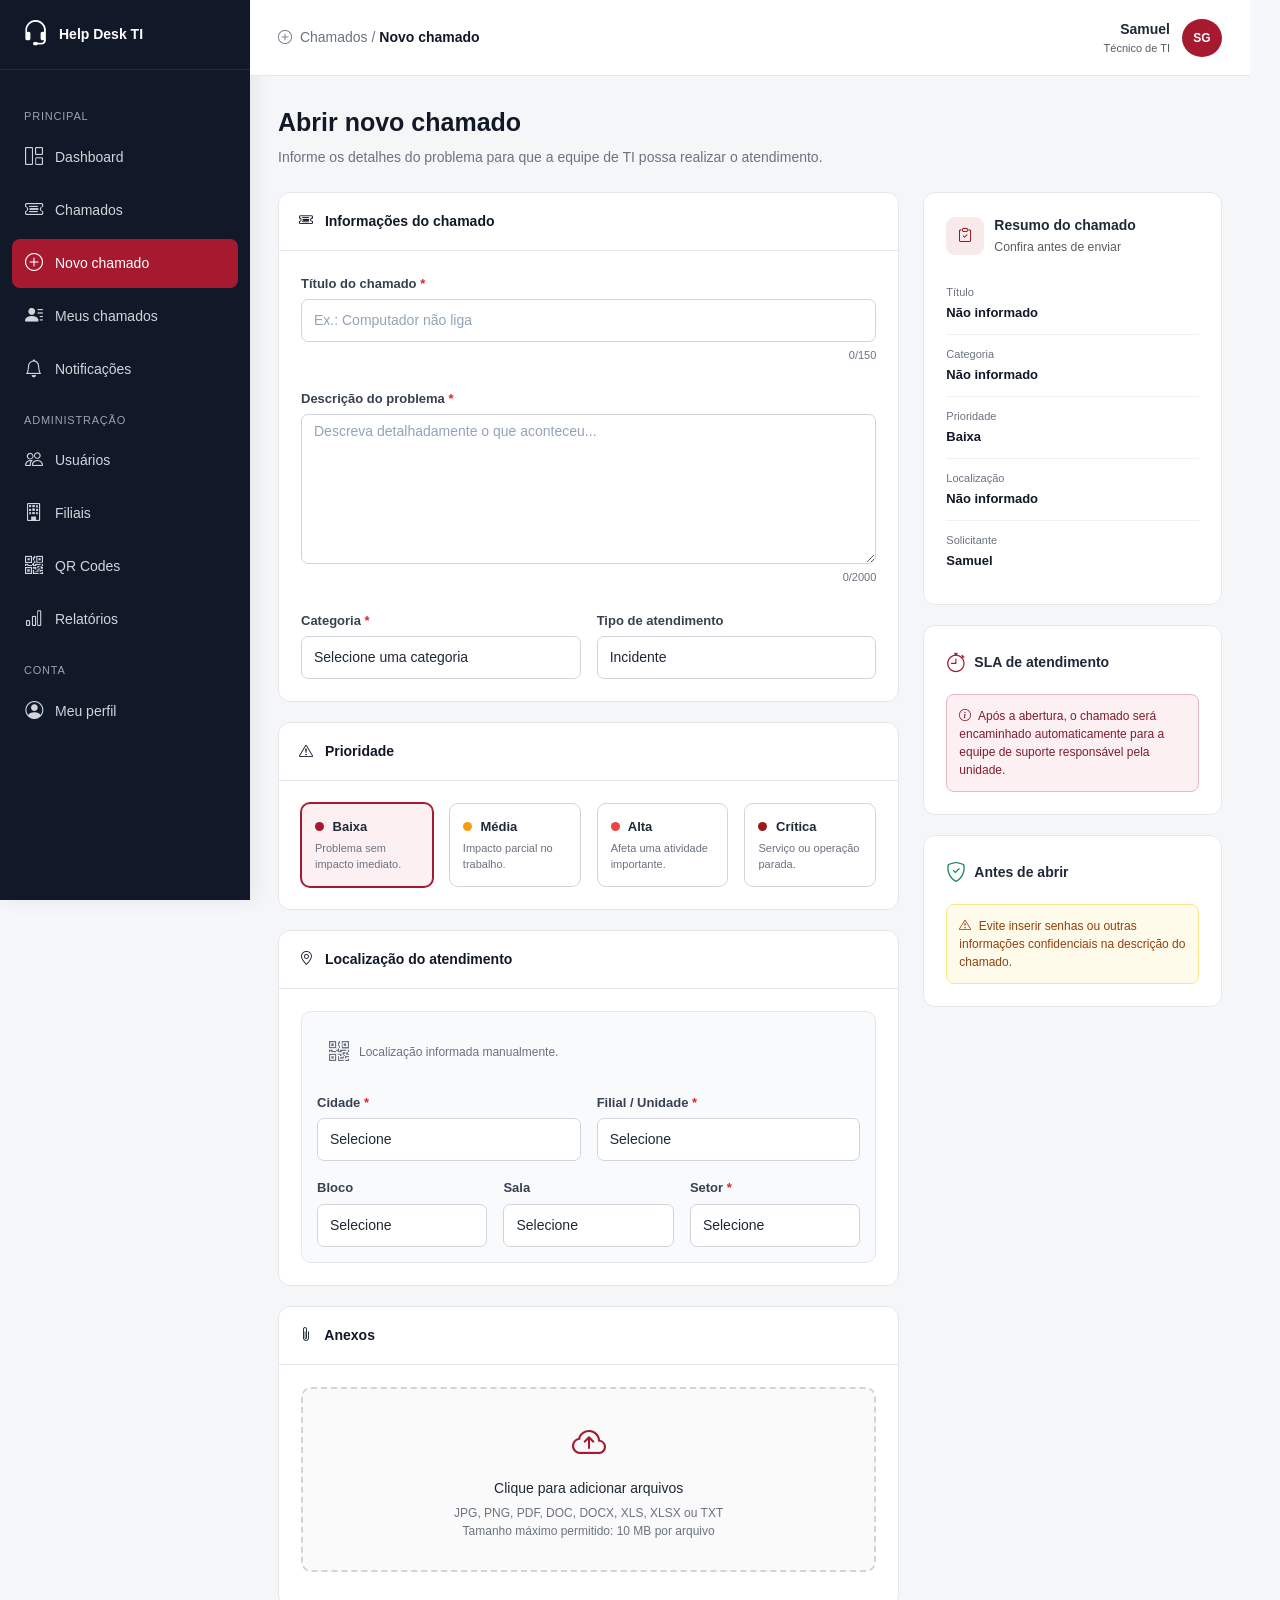
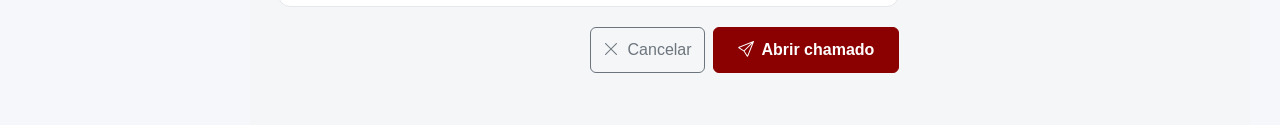
<file: helpdesk-ti/frontend/pages/novo-chamado.html>
<!DOCTYPE html>
<html lang="pt-BR">

<head>
    <meta charset="UTF-8">
    <meta name="viewport" content="width=device-width, initial-scale=1.0">
    <title>Novo Chamado | Help Desk TI</title>

    <link
        href="https://cdn.jsdelivr.net/npm/bootstrap@5.3.3/dist/css/bootstrap.min.css"
        rel="stylesheet"
    >

    <link
        href="https://cdn.jsdelivr.net/npm/bootstrap-icons@1.11.3/font/bootstrap-icons.css"
        rel="stylesheet"
    >

    <link rel="stylesheet" href="../assets/css/style.css">

    <style>
        body {
            background: #f5f7fb;
        }

        .sidebar {
            width: 250px;
            min-height: 100vh;
            position: fixed;
            left: 0;
            top: 0;
            background: #111827;
            color: #fff;
            z-index: 1000;
        }

        .sidebar-logo {
            height: 70px;
            display: flex;
            align-items: center;
            padding: 0 22px;
            border-bottom: 1px solid rgba(255, 255, 255, 0.08);
        }

        .sidebar-logo i {
            font-size: 27px;
            margin-right: 10px;
        }

        .sidebar-menu {
            padding: 20px 12px;
        }

        .sidebar-title {
            font-size: 11px;
            color: #9ca3af;
            text-transform: uppercase;
            margin: 18px 12px 8px;
            letter-spacing: 0.8px;
        }

        .sidebar-menu a {
            display: flex;
            align-items: center;
            gap: 12px;
            color: #d1d5db;
            text-decoration: none;
            padding: 11px 13px;
            border-radius: 8px;
            margin-bottom: 4px;
            font-size: 14px;
            transition: 0.2s;
        }

        .sidebar-menu a:hover,
        .sidebar-menu a.active {
            background: #a6192e;
            color: #fff;
        }

        .sidebar-menu a i {
            font-size: 18px;
        }

        .main-content {
            margin-left: 250px;
            min-height: 100vh;
        }

        .topbar {
            height: 70px;
            background: #fff;
            border-bottom: 1px solid #e5e7eb;
            display: flex;
            align-items: center;
            justify-content: space-between;
            padding: 0 28px;
        }

        .breadcrumb-custom {
            font-size: 14px;
            color: #6b7280;
        }

        .breadcrumb-custom strong {
            color: #111827;
        }

        .user-area {
            display: flex;
            align-items: center;
            gap: 12px;
        }

        .user-avatar {
            width: 38px;
            height: 38px;
            border-radius: 50%;
            background: #a6192e;
            color: white;
            display: flex;
            align-items: center;
            justify-content: center;
            font-weight: 600;
        }

        .page-content {
            padding: 28px;
            max-width: 1400px;
        }

        .page-title {
            font-size: 25px;
            font-weight: 700;
            color: #111827;
            margin-bottom: 5px;
        }

        .page-subtitle {
            color: #6b7280;
            font-size: 14px;
        }

        .card-custom {
            background: #fff;
            border: 1px solid #e5e7eb;
            border-radius: 12px;
            margin-bottom: 20px;
        }

        .card-header-custom {
            padding: 18px 20px;
            border-bottom: 1px solid #e5e7eb;
            font-weight: 600;
            color: #111827;
        }

        .card-body-custom {
            padding: 22px;
        }

        .form-label {
            font-size: 13px;
            font-weight: 600;
            color: #374151;
        }

        .form-control,
        .form-select {
            border-color: #d1d5db;
            min-height: 43px;
            font-size: 14px;
        }

        .form-control:focus,
        .form-select:focus {
            border-color: #a6192e;
            box-shadow: 0 0 0 0.2rem rgba(166, 25, 46, 0.10);
        }

        textarea.form-control {
            min-height: 150px;
            resize: vertical;
        }

        .required {
            color: #dc2626;
        }

        .priority-option {
            position: relative;
        }

        .priority-option input {
            display: none;
        }

        .priority-label {
            display: block;
            border: 1px solid #d1d5db;
            border-radius: 9px;
            padding: 13px;
            cursor: pointer;
            transition: 0.2s;
            height: 100%;
        }

        .priority-label:hover {
            border-color: #a6192e;
        }

        .priority-option input:checked + .priority-label {
            border-color: #a6192e;
            background: #fdf0f2;
            box-shadow: 0 0 0 1px #a6192e;
        }

        .priority-title {
            font-size: 13px;
            font-weight: 600;
            margin-bottom: 3px;
        }

        .priority-description {
            color: #6b7280;
            font-size: 11px;
        }

        .priority-dot {
            width: 9px;
            height: 9px;
            border-radius: 50%;
            display: inline-block;
            margin-right: 5px;
        }

        .dot-low {
            background: #a6192e;
        }

        .dot-medium {
            background: #f59e0b;
        }

        .dot-high {
            background: #ef4444;
        }

        .dot-critical {
            background: #991b1b;
        }

        .location-box {
            background: #f8fafc;
            border: 1px solid #e5e7eb;
            border-radius: 10px;
            padding: 15px;
        }

        .location-qr {
            display: flex;
            align-items: center;
            gap: 10px;
            color: #6b7280;
            font-size: 12px;
            margin-bottom: 15px;
            padding: 10px 12px;
            border-radius: 8px;
            background: #f8fafc;
        }

        .location-qr.qr-active {
            color: #047857;
            background: #ecfdf5;
            border: 1px solid #a7f3d0;
        }

        .location-qr i {
            font-size: 20px;
        }

        .attachment-area {
            border: 2px dashed #d1d5db;
            border-radius: 10px;
            padding: 30px 20px;
            text-align: center;
            cursor: pointer;
            transition: 0.2s;
            background: #fafafa;
        }

        .attachment-area:hover {
            border-color: #a6192e;
            background: #fdf0f2;
        }

        .attachment-area i {
            font-size: 34px;
            color: #a6192e;
        }

        .attachment-area h6 {
            margin-top: 10px;
            font-size: 14px;
        }

        .attachment-area p {
            font-size: 12px;
            color: #6b7280;
            margin-bottom: 0;
        }

        .file-list {
            margin-top: 12px;
        }

        .file-item {
            display: flex;
            justify-content: space-between;
            align-items: center;
            border: 1px solid #e5e7eb;
            border-radius: 8px;
            padding: 9px 12px;
            margin-bottom: 7px;
            font-size: 13px;
            background: #fff;
        }

        .file-info {
            display: flex;
            align-items: center;
            gap: 9px;
            min-width: 0;
        }

        .file-icon {
            width: 32px;
            height: 32px;
            display: flex;
            align-items: center;
            justify-content: center;
            background: #fdf0f2;
            color: #a6192e;
            border-radius: 6px;
            flex-shrink: 0;
        }

        .file-name {
            overflow: hidden;
            text-overflow: ellipsis;
            white-space: nowrap;
            max-width: 300px;
        }

        .summary-box {
            position: sticky;
            top: 20px;
        }

        .summary-header {
            display: flex;
            align-items: center;
            gap: 10px;
        }

        .summary-icon {
            width: 38px;
            height: 38px;
            border-radius: 9px;
            background: #fdf0f2;
            color: #a6192e;
            display: flex;
            align-items: center;
            justify-content: center;
        }

        .summary-item {
            padding: 11px 0;
            border-bottom: 1px solid #f0f0f0;
        }

        .summary-item:last-child {
            border-bottom: 0;
        }

        .summary-label {
            font-size: 11px;
            color: #6b7280;
            margin-bottom: 3px;
        }

        .summary-value {
            font-size: 13px;
            font-weight: 600;
            color: #111827;
            word-break: break-word;
        }

        .warning-box {
            background: #fffbeb;
            border: 1px solid #fde68a;
            color: #92400e;
            border-radius: 8px;
            padding: 12px;
            font-size: 12px;
        }

        .info-box {
            background: #fdf0f2;
            border: 1px solid #e8b8c0;
            color: #7f1d2d;
            border-radius: 8px;
            padding: 12px;
            font-size: 12px;
        }

        .btn-submit {
            min-height: 46px;
            font-weight: 600;
        }

        .char-counter {
            font-size: 11px;
            color: #6b7280;
            text-align: right;
            margin-top: 5px;
        }

        @media (max-width: 992px) {
            .sidebar {
                width: 70px;
            }

            .sidebar-logo span,
            .sidebar-menu span,
            .sidebar-title {
                display: none;
            }

            .sidebar-logo {
                justify-content: center;
                padding: 0;
            }

            .sidebar-logo i {
                margin: 0;
            }

            .sidebar-menu a {
                justify-content: center;
            }

            .main-content {
                margin-left: 70px;
            }

            .summary-box {
                position: static;
            }
        }

        @media (max-width: 768px) {
            .sidebar {
                display: none;
            }

            .main-content {
                margin-left: 0;
            }

            .topbar {
                padding: 0 15px;
            }

            .page-content {
                padding: 15px;
            }

            .page-title {
                font-size: 21px;
            }

            .file-name {
                max-width: 180px;
            }
        }

        :root {
            --bs-primary: #a6192e;
            --bs-primary-rgb: 166, 25, 46;
        }

        .btn-primary {
            --bs-btn-bg: #a6192e;
            --bs-btn-border-color: #a6192e;
            --bs-btn-hover-bg: #8b1426;
            --bs-btn-hover-border-color: #8b1426;
            --bs-btn-active-bg: #7a1020;
            --bs-btn-active-border-color: #7a1020;
            --bs-btn-focus-shadow-rgb: 166, 25, 46;
        }

        .text-primary {
            color: #a6192e !important;
        }
    </style>
</head>

<body>

    <!-- SIDEBAR -->
    <aside class="sidebar">

        <div class="sidebar-logo">
            <i class="bi bi-headset"></i>
            <span class="fw-bold">Help Desk TI</span>
        </div>

        <nav class="sidebar-menu">

            <div class="sidebar-title">
                Principal
            </div>

            <a href="dashboard.html">
                <i class="bi bi-grid-1x2"></i>
                <span>Dashboard</span>
            </a>

            <a href="chamados.html">
                <i class="bi bi-ticket-detailed"></i>
                <span>Chamados</span>
            </a>

            <a href="novo-chamado.html" class="active">
                <i class="bi bi-plus-circle"></i>
                <span>Novo chamado</span>
            </a>

            <a href="meus-chamados.html">
                <i class="bi bi-person-lines-fill"></i>
                <span>Meus chamados</span>
            </a>

            <a href="notificacoes.html">
                <i class="bi bi-bell"></i>
                <span>Notificações</span>
            </a>

            <div class="sidebar-title">
                Administração
            </div>

            <a href="usuarios.html">
                <i class="bi bi-people"></i>
                <span>Usuários</span>
            </a>

            <a href="filiais.html">
                <i class="bi bi-building"></i>
                <span>Filiais</span>
            </a>

            <a href="qr-codes.html">
                <i class="bi bi-qr-code"></i>
                <span>QR Codes</span>
            </a>

            <a href="relatorios.html">
                <i class="bi bi-bar-chart"></i>
                <span>Relatórios</span>
            </a>

            <div class="sidebar-title">
                Conta
            </div>

            <a href="perfil.html">
                <i class="bi bi-person-circle"></i>
                <span>Meu perfil</span>
            </a>

        </nav>
    </aside>


    <!-- MAIN -->
    <main class="main-content">

        <!-- TOPBAR -->
        <header class="topbar">

            <div class="breadcrumb-custom">
                <i class="bi bi-plus-circle me-1"></i>
                Chamados /
                <strong>Novo chamado</strong>
            </div>

            <div class="user-area">

                <div class="text-end d-none d-sm-block">
                    <div class="fw-semibold" style="font-size: 14px;">
                        Samuel
                    </div>

                    <div class="text-muted" style="font-size: 11px;">
                        Técnico de TI
                    </div>
                </div>

                <div class="user-avatar">
                    SG
                </div>

            </div>

        </header>


        <!-- CONTENT -->
        <section class="page-content">

            <div class="mb-4">

                <div class="page-title">
                    Abrir novo chamado
                </div>

                <div class="page-subtitle">
                    Informe os detalhes do problema para que a equipe de TI possa realizar o atendimento.
                </div>

            </div>


            <form id="ticketForm" novalidate>

                <div class="row g-4">

                    <!-- COLUNA PRINCIPAL -->
                    <div class="col-lg-8">

                        <!-- INFORMAÇÕES -->
                        <div class="card-custom">

                            <div class="card-header-custom">
                                <i class="bi bi-ticket-detailed me-2"></i>
                                Informações do chamado
                            </div>

                            <div class="card-body-custom">

                                <div class="mb-4">

                                    <label class="form-label" for="titulo">
                                        Título do chamado
                                        <span class="required">*</span>
                                    </label>

                                    <input
                                        type="text"
                                        class="form-control"
                                        id="titulo"
                                        maxlength="150"
                                        placeholder="Ex.: Computador não liga"
                                        required
                                    >

                                    <div class="char-counter">
                                        <span id="tituloCounter">0</span>/150
                                    </div>

                                </div>


                                <div class="mb-4">

                                    <label class="form-label" for="descricao">
                                        Descrição do problema
                                        <span class="required">*</span>
                                    </label>

                                    <textarea
                                        class="form-control"
                                        id="descricao"
                                        maxlength="2000"
                                        placeholder="Descreva detalhadamente o que aconteceu..."
                                        required
                                    ></textarea>

                                    <div class="char-counter">
                                        <span id="descricaoCounter">0</span>/2000
                                    </div>

                                </div>


                                <div class="row g-3">

                                    <div class="col-md-6">

                                        <label class="form-label" for="categoria">
                                            Categoria
                                            <span class="required">*</span>
                                        </label>

                                        <select
                                            class="form-select"
                                            id="categoria"
                                            required
                                        >

                                            <option value="">
                                                Selecione uma categoria
                                            </option>

                                            <option value="computador">
                                                Computador
                                            </option>

                                            <option value="notebook">
                                                Notebook
                                            </option>

                                            <option value="internet">
                                                Internet Cabeada
                                            </option>

                                            <option value="wifi">
                                                Wi-Fi
                                            </option>

                                            <option value="sistema">
                                                Sistema (Tasy)
                                            </option>

                                            <option value="impressora">
                                                Impressora
                                            </option>

                                            <option value="telefonia">
                                                Telefonia
                                            </option>

                                            <option value="projetor">
                                                Projetor
                                            </option>

                                            <option value="Reset Senha MFA">
                                                Reset Senha MFA
                                            </option>

                                            <option value="som">
                                                Som
                                            </option>

                                            <option value="outros">
                                                Outros
                                            </option>

                                        </select>

                                    </div>


                                    <div class="col-md-6">

                                        <label class="form-label" for="tipoAtendimento">
                                            Tipo de atendimento
                                        </label>

                                        <select
                                            class="form-select"
                                            id="tipoAtendimento"
                                        >

                                            <option value="incidente">
                                                Incidente
                                            </option>

                                            <option value="solicitacao">
                                                Solicitação
                                            </option>

                                            <option value="duvida">
                                                Dúvida
                                            </option>

                                        </select>

                                    </div>

                                </div>

                            </div>
                        </div>


                        <!-- PRIORIDADE -->
                        <div class="card-custom">

                            <div class="card-header-custom">
                                <i class="bi bi-exclamation-triangle me-2"></i>
                                Prioridade
                            </div>

                            <div class="card-body-custom">

                                <div class="row g-3">

                                    <div class="col-md-3">

                                        <div class="priority-option">

                                            <input
                                                type="radio"
                                                name="prioridade"
                                                id="prioridadeBaixa"
                                                value="baixa"
                                                checked
                                            >

                                            <label
                                                for="prioridadeBaixa"
                                                class="priority-label"
                                            >

                                                <div class="priority-title">
                                                    <span class="priority-dot dot-low"></span>
                                                    Baixa
                                                </div>

                                                <div class="priority-description">
                                                    Problema sem impacto imediato.
                                                </div>

                                            </label>

                                        </div>

                                    </div>


                                    <div class="col-md-3">

                                        <div class="priority-option">

                                            <input
                                                type="radio"
                                                name="prioridade"
                                                id="prioridadeMedia"
                                                value="media"
                                            >

                                            <label
                                                for="prioridadeMedia"
                                                class="priority-label"
                                            >

                                                <div class="priority-title">
                                                    <span class="priority-dot dot-medium"></span>
                                                    Média
                                                </div>

                                                <div class="priority-description">
                                                    Impacto parcial no trabalho.
                                                </div>

                                            </label>

                                        </div>

                                    </div>


                                    <div class="col-md-3">

                                        <div class="priority-option">

                                            <input
                                                type="radio"
                                                name="prioridade"
                                                id="prioridadeAlta"
                                                value="alta"
                                            >

                                            <label
                                                for="prioridadeAlta"
                                                class="priority-label"
                                            >

                                                <div class="priority-title">
                                                    <span class="priority-dot dot-high"></span>
                                                    Alta
                                                </div>

                                                <div class="priority-description">
                                                    Afeta uma atividade importante.
                                                </div>

                                            </label>

                                        </div>

                                    </div>


                                    <div class="col-md-3">

                                        <div class="priority-option">

                                            <input
                                                type="radio"
                                                name="prioridade"
                                                id="prioridadeCritica"
                                                value="critica"
                                            >

                                            <label
                                                for="prioridadeCritica"
                                                class="priority-label"
                                            >

                                                <div class="priority-title">
                                                    <span class="priority-dot dot-critical"></span>
                                                    Crítica
                                                </div>

                                                <div class="priority-description">
                                                    Serviço ou operação parada.
                                                </div>

                                            </label>

                                        </div>

                                    </div>

                                </div>

                            </div>

                        </div>


                        <!-- LOCALIZAÇÃO -->
                        <div class="card-custom">

                            <div class="card-header-custom">
                                <i class="bi bi-geo-alt me-2"></i>
                                Localização do atendimento
                            </div>

                            <div class="card-body-custom">

                                <div
                                    class="location-box"
                                    id="locationBox"
                                >

                                    <div
                                        class="location-qr"
                                        id="qrLocationInfo"
                                    >

                                        <i class="bi bi-qr-code"></i>

                                        <span>
                                            Localização informada manualmente.
                                        </span>

                                    </div>


                                    <div class="row g-3">

                                        <div class="col-md-6">

                                            <label
                                                class="form-label"
                                                for="cidade"
                                            >
                                                Cidade
                                                <span class="required">*</span>
                                            </label>

                                            <select
                                                class="form-select"
                                                id="cidade"
                                                required
                                            >

                                                <option value="">
                                                    Selecione
                                                </option>

                                                <option value="londrina">
                                                    Londrina
                                                </option>

                                                <option value="cambe">
                                                    Cambé
                                                </option>

                                                <option value="arapongas">
                                                    Arapongas
                                                </option>

                                                <option value="outra">
                                                    Outra
                                                </option>

                                            </select>

                                        </div>


                                        <div class="col-md-6">

                                            <label
                                                class="form-label"
                                                for="filial"
                                            >
                                                Filial / Unidade
                                                <span class="required">*</span>
                                            </label>

                                            <select
                                                class="form-select"
                                                id="filial"
                                                required
                                            >

                                                <option value="">
                                                    Selecione
                                                </option>

                                                <option value="matriz">
                                                    Matriz
                                                </option>

                                                <option value="filial-01">
                                                    Filial 01
                                                </option>

                                                <option value="filial-02">
                                                    Filial 02
                                                </option>

                                            </select>

                                        </div>


                                        <div class="col-md-4">

                                            <label
                                                class="form-label"
                                                for="bloco"
                                            >
                                                Bloco
                                            </label>

                                            <select
                                                class="form-select"
                                                id="bloco"
                                            >

                                                <option value="">
                                                    Selecione
                                                </option>

                                                <option value="a">
                                                    Bloco A
                                                </option>

                                                <option value="b">
                                                    Bloco B
                                                </option>

                                                <option value="c">
                                                    Bloco C
                                                </option>

                                            </select>

                                        </div>


                                        <div class="col-md-4">

                                            <label
                                                class="form-label"
                                                for="sala"
                                            >
                                                Sala
                                            </label>

                                            <select
                                                class="form-select"
                                                id="sala"
                                            >

                                                <option value="">
                                                    Selecione
                                                </option>

                                                <option value="101">
                                                    Sala 101
                                                </option>

                                                <option value="102">
                                                    Sala 102
                                                </option>

                                                <option value="201">
                                                    Sala 201
                                                </option>

                                                <option value="202">
                                                    Sala 202
                                                </option>

                                            </select>

                                        </div>


                                        <div class="col-md-4">

                                            <label
                                                class="form-label"
                                                for="setor"
                                            >
                                                Setor
                                                <span class="required">*</span>
                                            </label>

                                            <select
                                                class="form-select"
                                                id="setor"
                                                required
                                            >

                                                <option value="">
                                                    Selecione
                                                </option>

                                                <option value="ti">
                                                    Tecnologia da Informação
                                                </option>

                                                <option value="rh">
                                                    Recursos Humanos
                                                </option>

                                                <option value="financeiro">
                                                    Financeiro
                                                </option>

                                                <option value="administrativo">
                                                    Administrativo
                                                </option>

                                                <option value="comercial">
                                                    Comercial
                                                </option>

                                            </select>

                                        </div>

                                    </div>

                                </div>

                            </div>

                        </div>


                        <!-- ANEXOS -->
                        <div class="card-custom">

                            <div class="card-header-custom">
                                <i class="bi bi-paperclip me-2"></i>
                                Anexos
                            </div>

                            <div class="card-body-custom">

                                <input
                                    type="file"
                                    id="attachments"
                                    multiple
                                    hidden
                                    accept=".jpg,.jpeg,.png,.pdf,.doc,.docx,.xls,.xlsx,.txt"
                                >

                                <div
                                    class="attachment-area"
                                    id="attachmentArea"
                                >

                                    <i class="bi bi-cloud-arrow-up"></i>

                                    <h6>
                                        Clique para adicionar arquivos
                                    </h6>

                                    <p>
                                        JPG, PNG, PDF, DOC, DOCX, XLS, XLSX ou TXT
                                    </p>

                                    <p>
                                        Tamanho máximo permitido: 10 MB por arquivo
                                    </p>

                                </div>

                                <div
                                    class="file-list"
                                    id="fileList"
                                ></div>

                            </div>

                        </div>


                        <!-- BOTÕES -->
                        <div class="d-flex justify-content-end gap-2 mb-4">

                            <button
                                type="button"
                                class="btn btn-outline-secondary"
                                id="btnCancelar"
                            >

                                <i class="bi bi-x-lg me-1"></i>
                                Cancelar

                            </button>


                            <button
                                type="submit"
                                class="btn btn-primary btn-submit px-4"
                            >

                                <i class="bi bi-send me-1"></i>
                                Abrir chamado

                            </button>

                        </div>

                    </div>


                    <!-- COLUNA DIREITA -->
                    <div class="col-lg-4">

                        <div class="summary-box">

                            <!-- RESUMO -->
                            <div class="card-custom">

                                <div class="card-body-custom">

                                    <div class="summary-header mb-3">

                                        <div class="summary-icon">
                                            <i class="bi bi-clipboard-check"></i>
                                        </div>

                                        <div>

                                            <div class="fw-semibold">
                                                Resumo do chamado
                                            </div>

                                            <small class="text-muted">
                                                Confira antes de enviar
                                            </small>

                                        </div>

                                    </div>


                                    <div class="summary-item">

                                        <div class="summary-label">
                                            Título
                                        </div>

                                        <div
                                            class="summary-value"
                                            id="summaryTitulo"
                                        >
                                            Não informado
                                        </div>

                                    </div>


                                    <div class="summary-item">

                                        <div class="summary-label">
                                            Categoria
                                        </div>

                                        <div
                                            class="summary-value"
                                            id="summaryCategoria"
                                        >
                                            Não informado
                                        </div>

                                    </div>


                                    <div class="summary-item">

                                        <div class="summary-label">
                                            Prioridade
                                        </div>

                                        <div
                                            class="summary-value"
                                            id="summaryPrioridade"
                                        >
                                            Baixa
                                        </div>

                                    </div>


                                    <div class="summary-item">

                                        <div class="summary-label">
                                            Localização
                                        </div>

                                        <div
                                            class="summary-value"
                                            id="summaryLocalizacao"
                                        >
                                            Não informado
                                        </div>

                                    </div>


                                    <div class="summary-item">

                                        <div class="summary-label">
                                            Solicitante
                                        </div>

                                        <div class="summary-value">
                                            Samuel
                                        </div>

                                    </div>

                                </div>

                            </div>


                            <!-- SLA -->
                            <div class="card-custom">

                                <div class="card-body-custom">

                                    <div class="d-flex align-items-center gap-2 mb-3">

                                        <i class="bi bi-stopwatch text-primary fs-5"></i>

                                        <strong>
                                            SLA de atendimento
                                        </strong>

                                    </div>

                                    <div class="info-box">

                                        <i class="bi bi-info-circle me-1"></i>

                                        Após a abertura, o chamado será
                                        encaminhado automaticamente para a
                                        equipe de suporte responsável pela
                                        unidade.

                                    </div>

                                </div>

                            </div>


                            <!-- IMPORTANTE -->
                            <div class="card-custom">

                                <div class="card-body-custom">

                                    <div class="d-flex align-items-center gap-2 mb-3">

                                        <i class="bi bi-shield-check text-success fs-5"></i>

                                        <strong>
                                            Antes de abrir
                                        </strong>

                                    </div>

                                    <div class="warning-box">

                                        <i class="bi bi-exclamation-triangle me-1"></i>

                                        Evite inserir senhas ou outras
                                        informações confidenciais na descrição
                                        do chamado.

                                    </div>

                                </div>

                            </div>

                        </div>

                    </div>

                </div>

            </form>

        </section>

    </main>


    <!-- MODAL SUCESSO -->
    <div
        class="modal fade"
        id="modalSucesso"
        tabindex="-1"
        data-bs-backdrop="static"
        data-bs-keyboard="false"
    >

        <div class="modal-dialog modal-dialog-centered">

            <div class="modal-content">

                <div class="modal-body text-center p-4">

                    <div
                        class="mx-auto mb-3"
                        style="
                            width: 65px;
                            height: 65px;
                            border-radius: 50%;
                            background: #ecfdf5;
                            color: #059669;
                            display: flex;
                            align-items: center;
                            justify-content: center;
                            font-size: 30px;
                        "
                    >

                        <i class="bi bi-check-lg"></i>

                    </div>


                    <h5 class="fw-bold">
                        Chamado aberto com sucesso!
                    </h5>


                    <p class="text-muted mb-3">
                        Seu chamado foi registrado e encaminhado
                        para a equipe responsável.
                    </p>


                    <div class="bg-light rounded p-3 mb-3">

                        <small class="text-muted">
                            Número do chamado
                        </small>

                        <div
                            class="fw-bold fs-4 text-primary"
                            id="numeroChamado"
                        >
                            #000125
                        </div>

                    </div>


                    <button
                        type="button"
                        class="btn btn-primary w-100"
                        id="btnVerChamado"
                    >
                        Ver chamado
                    </button>


                    <button
                        type="button"
                        class="btn btn-link text-muted w-100 mt-1"
                        id="btnNovoChamado"
                    >
                        Abrir outro chamado
                    </button>

                </div>

            </div>

        </div>

    </div>


    <!-- BOOTSTRAP -->
    <script
        src="https://cdn.jsdelivr.net/npm/bootstrap@5.3.3/dist/js/bootstrap.bundle.min.js"
    ></script>

    <script src="../assets/js/app.js"></script>


    <script>
        document.addEventListener("DOMContentLoaded", function () {

            const ticketForm = document.getElementById("ticketForm");

            const titulo = document.getElementById("titulo");
            const descricao = document.getElementById("descricao");

            const tituloCounter =
                document.getElementById("tituloCounter");

            const descricaoCounter =
                document.getElementById("descricaoCounter");

            const categoria =
                document.getElementById("categoria");

            const cidade =
                document.getElementById("cidade");

            const filial =
                document.getElementById("filial");

            const bloco =
                document.getElementById("bloco");

            const sala =
                document.getElementById("sala");

            const setor =
                document.getElementById("setor");

            const attachmentInput =
                document.getElementById("attachments");

            const attachmentArea =
                document.getElementById("attachmentArea");

            const fileList =
                document.getElementById("fileList");

            const modalSucesso =
                document.getElementById("modalSucesso");

            let arquivosSelecionados = [];


            /*
             * ==========================================
             * CONTADORES
             * ==========================================
             */

            titulo.addEventListener("input", function () {

                tituloCounter.textContent =
                    this.value.length;

                document.getElementById(
                    "summaryTitulo"
                ).textContent =
                    this.value.trim() || "Não informado";

            });


            descricao.addEventListener("input", function () {

                descricaoCounter.textContent =
                    this.value.length;

            });


            /*
             * ==========================================
             * CATEGORIA
             * ==========================================
             */

            categoria.addEventListener("change", function () {

                const texto =
                    this.options[this.selectedIndex].text;

                document.getElementById(
                    "summaryCategoria"
                ).textContent =
                    this.value ? texto : "Não informado";

            });


            /*
             * ==========================================
             * PRIORIDADE
             * ==========================================
             */

            const prioridadeInputs =
                document.querySelectorAll(
                    'input[name="prioridade"]'
                );


            prioridadeInputs.forEach(function (input) {

                input.addEventListener("change", function () {

                    const tituloPrioridade =
                        this.nextElementSibling
                            .querySelector(".priority-title")
                            .textContent
                            .trim();

                    document.getElementById(
                        "summaryPrioridade"
                    ).textContent =
                        tituloPrioridade;

                });

            });


            /*
             * ==========================================
             * LOCALIZAÇÃO
             * ==========================================
             */

            [
                cidade,
                filial,
                bloco,
                sala,
                setor
            ].forEach(function (element) {

                element.addEventListener(
                    "change",
                    atualizarLocalizacao
                );

            });


            function atualizarLocalizacao() {

                const valores = [];

                if (cidade.value) {

                    valores.push(
                        cidade.options[
                            cidade.selectedIndex
                        ].text
                    );

                }

                if (filial.value) {

                    valores.push(
                        filial.options[
                            filial.selectedIndex
                        ].text
                    );

                }

                if (bloco.value) {

                    valores.push(
                        bloco.options[
                            bloco.selectedIndex
                        ].text
                    );

                }

                if (sala.value) {

                    valores.push(
                        sala.options[
                            sala.selectedIndex
                        ].text
                    );

                }

                if (setor.value) {

                    valores.push(
                        setor.options[
                            setor.selectedIndex
                        ].text
                    );

                }

                document.getElementById(
                    "summaryLocalizacao"
                ).textContent =
                    valores.length
                        ? valores.join(" / ")
                        : "Não informado";

            }


            /*
             * ==========================================
             * ANEXOS
             * ==========================================
             */

            attachmentArea.addEventListener(
                "click",
                function () {

                    attachmentInput.click();

                }
            );


            attachmentInput.addEventListener(
                "change",
                function () {

                    const novosArquivos =
                        Array.from(this.files);


                    novosArquivos.forEach(function (file) {

                        const jaExiste =
                            arquivosSelecionados.some(
                                function (arquivo) {

                                    return (
                                        arquivo.name === file.name &&
                                        arquivo.size === file.size
                                    );

                                }
                            );


                        if (jaExiste) {
                            return;
                        }


                        if (
                            file.size >
                            10 * 1024 * 1024
                        ) {

                            alert(
                                'O arquivo "' +
                                file.name +
                                '" ultrapassa o limite de 10 MB.'
                            );

                            return;

                        }


                        arquivosSelecionados.push(file);

                    });


                    atualizarListaArquivos();

                    attachmentInput.value = "";

                }
            );


            function atualizarListaArquivos() {

                fileList.innerHTML = "";


                arquivosSelecionados.forEach(
                    function (file, index) {

                        const item =
                            document.createElement("div");

                        item.className = "file-item";


                        item.innerHTML = `
                            <div class="file-info">

                                <div class="file-icon">
                                    <i class="bi bi-file-earmark"></i>
                                </div>

                                <div>

                                    <div class="fw-semibold file-name">
                                        ${escapeHtml(file.name)}
                                    </div>

                                    <small class="text-muted">
                                        ${formatFileSize(file.size)}
                                    </small>

                                </div>

                            </div>

                            <button
                                type="button"
                                class="btn btn-sm btn-outline-danger"
                                data-index="${index}"
                                title="Remover arquivo"
                            >
                                <i class="bi bi-trash"></i>
                            </button>
                        `;


                        const botaoRemover =
                            item.querySelector("button");


                        botaoRemover.addEventListener(
                            "click",
                            function () {

                                const index =
                                    Number(
                                        this.dataset.index
                                    );

                                arquivosSelecionados.splice(
                                    index,
                                    1
                                );

                                atualizarListaArquivos();

                            }
                        );


                        fileList.appendChild(item);

                    }
                );

            }


            function formatFileSize(bytes) {

                if (bytes < 1024) {
                    return bytes + " B";
                }

                if (bytes < 1024 * 1024) {

                    return (
                        bytes / 1024
                    ).toFixed(1) + " KB";

                }

                return (
                    bytes / (1024 * 1024)
                ).toFixed(1) + " MB";

            }


            /*
             * ==========================================
             * ENVIO DO CHAMADO
             * ==========================================
             */

            ticketForm.addEventListener(
                "submit",
                function (event) {

                    event.preventDefault();


                    if (!ticketForm.checkValidity()) {

                        ticketForm.classList.add(
                            "was-validated"
                        );

                        return;

                    }


                    const numero =
                        Math.floor(
                            100000 +
                            Math.random() * 899999
                        );


                    document.getElementById(
                        "numeroChamado"
                    ).textContent =
                        "#" + numero;


                    const modal =
                        new bootstrap.Modal(
                            modalSucesso
                        );


                    modal.show();

                }
            );


            /*
             * ==========================================
             * CANCELAR
             * ==========================================
             */

            document
                .getElementById("btnCancelar")
                .addEventListener(
                    "click",
                    function () {

                        const confirmar =
                            confirm(
                                "Deseja cancelar? Todos os dados preenchidos serão perdidos."
                            );


                        if (confirmar) {

                            window.location.href =
                                "chamados.html";

                        }

                    }
                );


            /*
             * ==========================================
             * VER CHAMADO
             * ==========================================
             */

            document
                .getElementById("btnVerChamado")
                .addEventListener(
                    "click",
                    function () {

                        window.location.href =
                            "chamado-detalhes.html";

                    }
                );


            /*
             * ==========================================
             * NOVO CHAMADO
             * ==========================================
             */

            document
                .getElementById("btnNovoChamado")
                .addEventListener(
                    "click",
                    function () {

                        window.location.href =
                            "novo-chamado.html";

                    }
                );


            /*
             * ==========================================
             * ESCAPE HTML
             * ==========================================
             */

            function escapeHtml(text) {

                const div =
                    document.createElement("div");

                div.textContent = text;

                return div.innerHTML;

            }


            /*
             * ==========================================
             * QR CODE
             * ==========================================
             */

            carregarDadosDoQRCode();


            function carregarDadosDoQRCode() {

                const parametros =
                    new URLSearchParams(
                        window.location.search
                    );


                const qr =
                    parametros.get("qr");

                const filialId =
                    parametros.get("filial");

                const filialNome =
                    parametros.get("filialNome");

                const cidadeParametro =
                    parametros.get("cidade");

                const blocoParametro =
                    parametros.get("bloco");

                const salaParametro =
                    parametros.get("sala");

                const descricaoParametro =
                    parametros.get("descricao");


                /*
                 * Se não veio QR Code,
                 * mantém o formulário normal.
                 */

                if (!qr) {
                    return;
                }


                /*
                 * ==========================================
                 * AVISO DE QR CODE
                 * ==========================================
                 */

                const qrLocationInfo =
                    document.getElementById(
                        "qrLocationInfo"
                    );


                qrLocationInfo.classList.add(
                    "qr-active"
                );


                qrLocationInfo.innerHTML = `
                    <i class="bi bi-qr-code-scan"></i>

                    <span>
                        Localização identificada pelo QR Code
                        <strong>${escapeHtml(
                            filialNome || qr
                        )}</strong>
                    </span>
                `;


                /*
                 * ==========================================
                 * CIDADE
                 * ==========================================
                 */

                if (cidadeParametro) {

                    selecionarCampo(
                        cidade,
                        cidadeParametro
                    );

                }


                /*
                 * ==========================================
                 * FILIAL
                 * ==========================================
                 */

                if (filialId) {

                    selecionarCampo(
                        filial,
                        filialId
                    );

                }


                /*
                 * Caso o ID da filial não corresponda
                 * às opções atuais, tenta pelo nome.
                 */

                if (
                    filialNome &&
                    !filial.value
                ) {

                    selecionarCampoPorTexto(
                        filial,
                        filialNome
                    );

                }


                /*
                 * ==========================================
                 * BLOCO
                 * ==========================================
                 */

                if (blocoParametro) {

                    selecionarCampo(
                        bloco,
                        blocoParametro
                    );

                    if (!bloco.value) {

                        selecionarCampoPorTexto(
                            bloco,
                            blocoParametro
                        );

                    }

                }


                /*
                 * ==========================================
                 * SALA
                 * ==========================================
                 */

                if (salaParametro) {

                    selecionarCampo(
                        sala,
                        salaParametro
                    );

                    if (!sala.value) {

                        selecionarCampoPorTexto(
                            sala,
                            salaParametro
                        );

                    }

                }


                /*
                 * ==========================================
                 * DESCRIÇÃO
                 * ==========================================
                 */

                if (descricaoParametro) {

                    descricao.value =
                        descricaoParametro;

                    descricaoCounter.textContent =
                        descricao.value.length;

                }


                /*
                 * Atualiza o resumo
                 */

                atualizarLocalizacao();

            }


            /*
             * Seleciona um campo pelo value.
             */

            function selecionarCampo(
                campo,
                valor
            ) {

                if (!campo || !valor) {
                    return;
                }


                const valorNormalizado =
                    String(valor)
                        .trim()
                        .toLowerCase();


                const optionEncontrada =
                    Array.from(
                        campo.options
                    ).find(
                        function (option) {

                            return (
                                String(option.value)
                                    .trim()
                                    .toLowerCase() ===
                                valorNormalizado
                            );

                        }
                    );


                if (optionEncontrada) {

                    campo.value =
                        optionEncontrada.value;

                    campo.dispatchEvent(
                        new Event("change")
                    );

                }

            }


            /*
             * Seleciona um campo pelo texto
             * da opção.
             */

            function selecionarCampoPorTexto(
                campo,
                texto
            ) {

                if (!campo || !texto) {
                    return;
                }


                const textoNormalizado =
                    String(texto)
                        .trim()
                        .toLowerCase();


                const optionEncontrada =
                    Array.from(
                        campo.options
                    ).find(
                        function (option) {

                            return (
                                option.text
                                    .trim()
                                    .toLowerCase() ===
                                textoNormalizado
                            );

                        }
                    );


                if (optionEncontrada) {

                    campo.value =
                        optionEncontrada.value;

                    campo.dispatchEvent(
                        new Event("change")
                    );

                }

            }

        });
    </script>

</body>

</html>
</file>
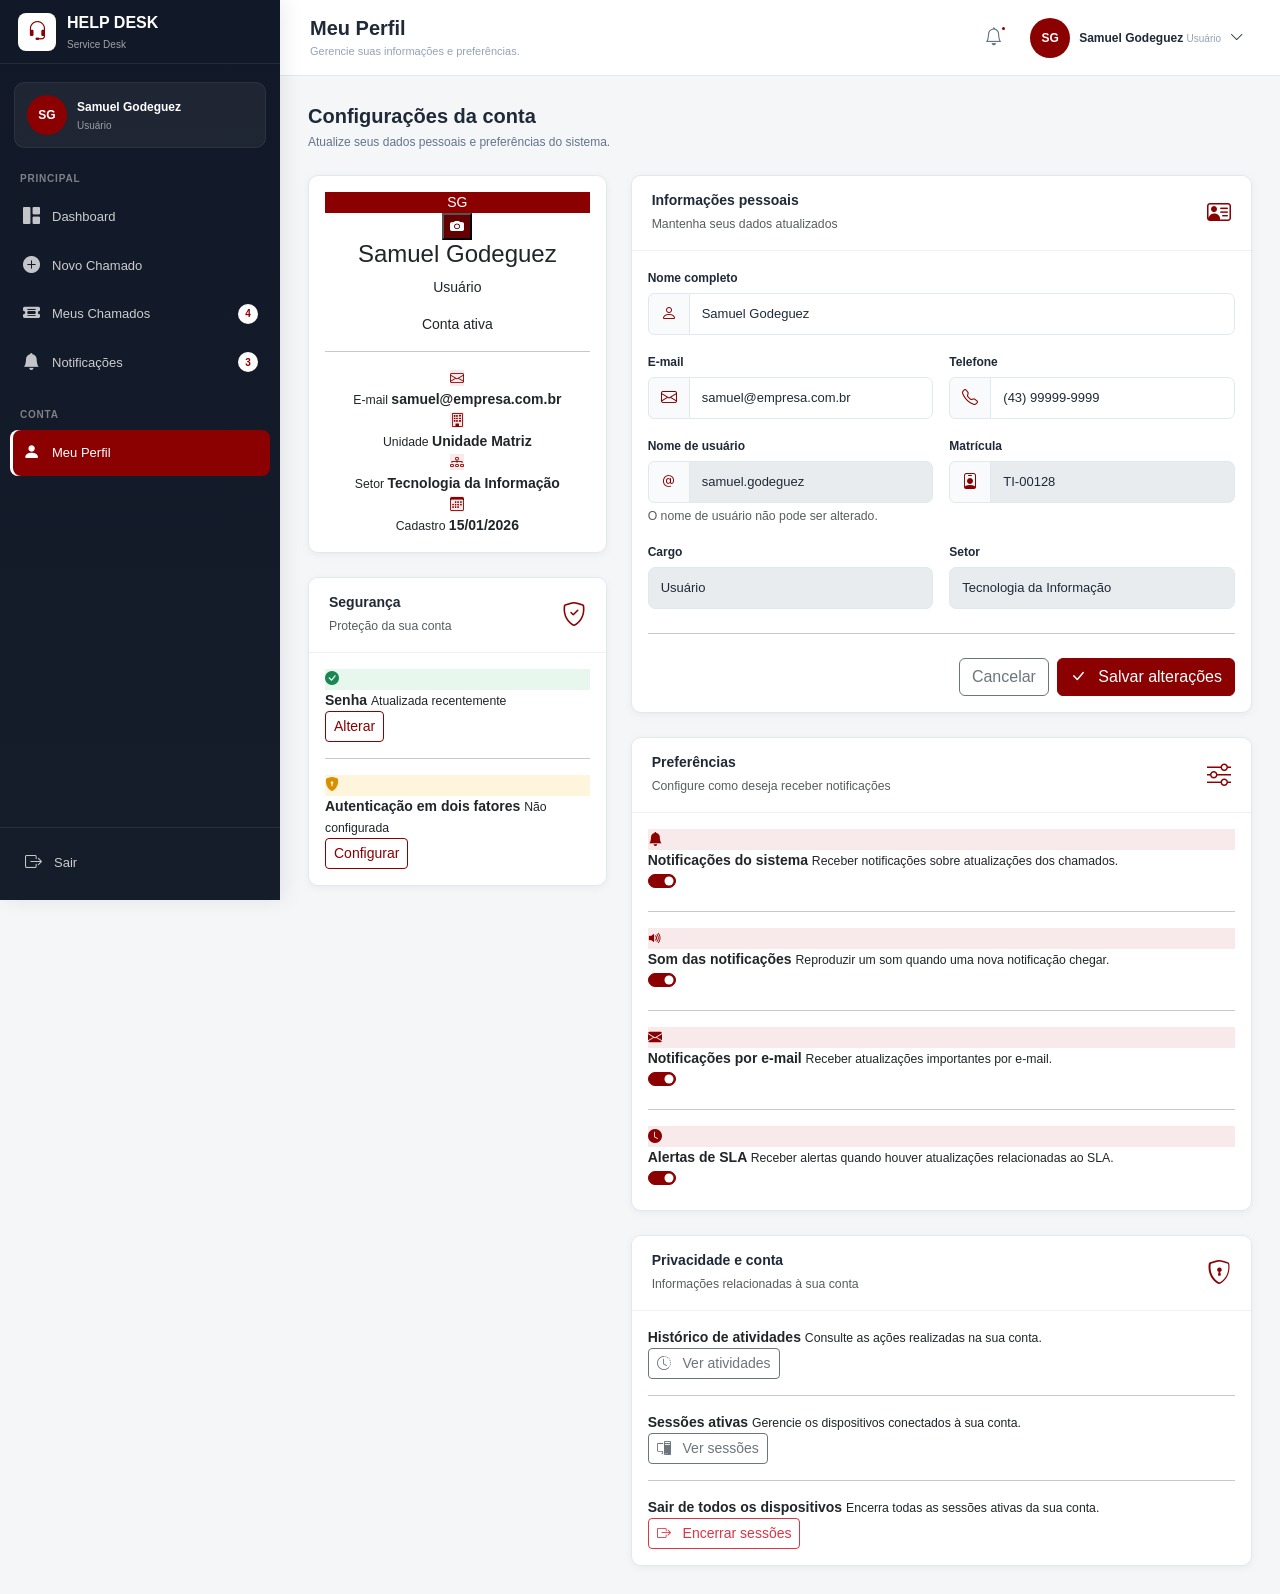
<file: helpdesk-ti/frontend/pages/perfil.html>
<!DOCTYPE html>
<html lang="pt-BR">

<head>
    <meta charset="UTF-8">
    <meta name="viewport" content="width=device-width, initial-scale=1.0">

    <title>Meu Perfil | Help Desk</title>

    <link
        href="https://cdn.jsdelivr.net/npm/bootstrap@5.3.3/dist/css/bootstrap.min.css"
        rel="stylesheet"
    >

    <link
        href="https://cdn.jsdelivr.net/npm/bootstrap-icons@1.11.3/font/bootstrap-icons.min.css"
        rel="stylesheet"
    >

    <link rel="stylesheet" href="../assets/css/style.css">
</head>

<body>

<div class="app-wrapper">

    <!-- SIDEBAR -->
    <aside class="sidebar" id="sidebar">

        <div class="sidebar-header">

            <div class="logo-container">

                <div class="logo-icon">
                    <i class="bi bi-headset"></i>
                </div>

                <div class="logo-text">
                    <strong>HELP DESK</strong>
                    <span>Service Desk</span>
                </div>

            </div>

            <button
                class="btn sidebar-close d-lg-none"
                onclick="toggleSidebar()"
            >
                <i class="bi bi-x-lg"></i>
            </button>

        </div>


        <!-- USUÁRIO -->
        <div class="sidebar-user">

            <div class="user-avatar">
                <span>SG</span>
            </div>

            <div class="user-info">

                <strong>
                    Samuel Godeguez
                </strong>

                <small>
                    Usuário
                </small>

            </div>

        </div>


        <!-- MENU -->
        <nav class="sidebar-nav">

            <div class="nav-section">

                <span class="nav-section-title">
                    PRINCIPAL
                </span>


                <a
                    href="dashboard.html"
                    class="nav-link"
                >

                    <i class="bi bi-grid-1x2-fill"></i>

                    <span>
                        Dashboard
                    </span>

                </a>


                <a
                    href="novo-chamado.html"
                    class="nav-link"
                >

                    <i class="bi bi-plus-circle-fill"></i>

                    <span>
                        Novo Chamado
                    </span>

                </a>


                <a
                    href="meus-chamados.html"
                    class="nav-link"
                >

                    <i class="bi bi-ticket-detailed-fill"></i>

                    <span>
                        Meus Chamados
                    </span>

                    <span class="nav-badge">
                        4
                    </span>

                </a>


                <a
                    href="notificacoes.html"
                    class="nav-link"
                >

                    <i class="bi bi-bell-fill"></i>

                    <span>
                        Notificações
                    </span>

                    <span class="nav-badge notification-badge">
                        3
                    </span>

                </a>

            </div>


            <div class="nav-section">

                <span class="nav-section-title">
                    CONTA
                </span>


                <a
                    href="perfil.html"
                    class="nav-link active"
                >

                    <i class="bi bi-person-fill"></i>

                    <span>
                        Meu Perfil
                    </span>

                </a>

            </div>

        </nav>


        <!-- RODAPÉ -->
        <div class="sidebar-footer">

            <a
                href="#"
                class="nav-link logout-link"
                onclick="logout()"
            >

                <i class="bi bi-box-arrow-right"></i>

                <span>
                    Sair
                </span>

            </a>

        </div>

    </aside>


    <!-- OVERLAY -->
    <div
        class="sidebar-overlay"
        id="sidebarOverlay"
        onclick="toggleSidebar()"
    ></div>


    <!-- CONTEÚDO -->
    <main class="main-content">


        <!-- TOPBAR -->
        <header class="topbar">

            <div class="topbar-left">

                <button
                    class="btn menu-toggle d-lg-none"
                    onclick="toggleSidebar()"
                >
                    <i class="bi bi-list"></i>
                </button>


                <div>

                    <h1 class="page-title">
                        Meu Perfil
                    </h1>

                    <p class="page-subtitle">
                        Gerencie suas informações e preferências.
                    </p>

                </div>

            </div>


            <div class="topbar-actions">


                <button
                    class="topbar-icon"
                    title="Notificações"
                    onclick="window.location.href='notificacoes.html'"
                >

                    <i class="bi bi-bell"></i>

                    <span class="notification-dot"></span>

                </button>


                <div class="dropdown">

                    <button
                        class="user-menu"
                        data-bs-toggle="dropdown"
                        aria-expanded="false"
                    >

                        <div class="user-avatar small">

                            <span>
                                SG
                            </span>

                        </div>


                        <div class="user-menu-info d-none d-md-block">

                            <strong>
                                Samuel Godeguez
                            </strong>

                            <small>
                                Usuário
                            </small>

                        </div>


                        <i class="bi bi-chevron-down"></i>

                    </button>


                    <ul class="dropdown-menu dropdown-menu-end">

                        <li>

                            <a
                                class="dropdown-item"
                                href="perfil.html"
                            >

                                <i class="bi bi-person me-2"></i>

                                Meu Perfil

                            </a>

                        </li>


                        <li>
                            <hr class="dropdown-divider">
                        </li>


                        <li>

                            <a
                                class="dropdown-item text-danger"
                                href="#"
                                onclick="logout()"
                            >

                                <i class="bi bi-box-arrow-right me-2"></i>

                                Sair

                            </a>

                        </li>

                    </ul>

                </div>

            </div>

        </header>


        <!-- ÁREA -->
        <div class="content-area">


            <!-- CABEÇALHO -->
            <div class="content-header">

                <div>

                    <h2 class="content-title">
                        Configurações da conta
                    </h2>

                    <p class="content-description">
                        Atualize seus dados pessoais e preferências do sistema.
                    </p>

                </div>

            </div>


            <div class="row g-4">


                <!-- COLUNA ESQUERDA -->
                <div class="col-12 col-xl-4">


                    <!-- PERFIL -->
                    <div class="card custom-card profile-summary-card">

                        <div class="card-body text-center">


                            <div class="profile-avatar-wrapper">

                                <div
                                    class="profile-avatar"
                                    id="profileAvatar"
                                >
                                    SG
                                </div>


                                <button
                                    class="avatar-edit-button"
                                    onclick="alterarFoto()"
                                    title="Alterar foto"
                                >

                                    <i class="bi bi-camera-fill"></i>

                                </button>

                            </div>


                            <h4
                                class="profile-name"
                                id="profileName"
                            >
                                Samuel Godeguez
                            </h4>


                            <p class="profile-role">
                                Usuário
                            </p>


                            <div class="profile-status">

                                <span class="status-dot"></span>

                                Conta ativa

                            </div>


                            <hr>


                            <div class="profile-information">


                                <div class="profile-info-item">

                                    <i class="bi bi-envelope"></i>

                                    <div>

                                        <small>
                                            E-mail
                                        </small>

                                        <strong>
                                            samuel@empresa.com.br
                                        </strong>

                                    </div>

                                </div>


                                <div class="profile-info-item">

                                    <i class="bi bi-building"></i>

                                    <div>

                                        <small>
                                            Unidade
                                        </small>

                                        <strong>
                                            Unidade Matriz
                                        </strong>

                                    </div>

                                </div>


                                <div class="profile-info-item">

                                    <i class="bi bi-diagram-3"></i>

                                    <div>

                                        <small>
                                            Setor
                                        </small>

                                        <strong>
                                            Tecnologia da Informação
                                        </strong>

                                    </div>

                                </div>


                                <div class="profile-info-item">

                                    <i class="bi bi-calendar3"></i>

                                    <div>

                                        <small>
                                            Cadastro
                                        </small>

                                        <strong>
                                            15/01/2026
                                        </strong>

                                    </div>

                                </div>

                            </div>

                        </div>

                    </div>


                    <!-- SEGURANÇA -->
                    <div class="card custom-card mt-4">

                        <div class="card-header custom-card-header">

                            <div>

                                <h5 class="mb-1">
                                    Segurança
                                </h5>

                                <span class="text-muted small">
                                    Proteção da sua conta
                                </span>

                            </div>

                            <i class="bi bi-shield-check fs-4 text-success"></i>

                        </div>


                        <div class="card-body">


                            <div class="security-item">

                                <div class="security-icon success">

                                    <i class="bi bi-check-circle-fill"></i>

                                </div>


                                <div>

                                    <strong>
                                        Senha
                                    </strong>

                                    <small>
                                        Atualizada recentemente
                                    </small>

                                </div>


                                <button
                                    class="btn btn-sm btn-outline-primary"
                                    onclick="abrirAlterarSenha()"
                                >
                                    Alterar
                                </button>

                            </div>


                            <hr>


                            <div class="security-item">

                                <div class="security-icon warning">

                                    <i class="bi bi-shield-lock-fill"></i>

                                </div>


                                <div>

                                    <strong>
                                        Autenticação em dois fatores
                                    </strong>

                                    <small id="mfaStatus">
                                        Não configurada
                                    </small>

                                </div>


                                <button
                                    class="btn btn-sm btn-outline-primary"
                                    onclick="configurarMFA()"
                                >
                                    Configurar
                                </button>

                            </div>

                        </div>

                    </div>

                </div>


                <!-- COLUNA DIREITA -->
                <div class="col-12 col-xl-8">


                    <!-- DADOS PESSOAIS -->
                    <div class="card custom-card">

                        <div class="card-header custom-card-header">

                            <div>

                                <h5 class="mb-1">
                                    Informações pessoais
                                </h5>

                                <span class="text-muted small">
                                    Mantenha seus dados atualizados
                                </span>

                            </div>

                            <i class="bi bi-person-vcard fs-4 text-primary"></i>

                        </div>


                        <div class="card-body">


                            <form
                                id="profileForm"
                                onsubmit="salvarPerfil(event)"
                            >


                                <div class="row g-3">


                                    <!-- NOME -->
                                    <div class="col-12">

                                        <label class="form-label">
                                            Nome completo
                                        </label>

                                        <div class="input-group">

                                            <span class="input-group-text">
                                                <i class="bi bi-person"></i>
                                            </span>

                                            <input
                                                type="text"
                                                id="name"
                                                class="form-control"
                                                value="Samuel Godeguez"
                                                required
                                            >

                                        </div>

                                    </div>


                                    <!-- EMAIL -->
                                    <div class="col-12 col-md-6">

                                        <label class="form-label">
                                            E-mail
                                        </label>

                                        <div class="input-group">

                                            <span class="input-group-text">
                                                <i class="bi bi-envelope"></i>
                                            </span>

                                            <input
                                                type="email"
                                                id="email"
                                                class="form-control"
                                                value="samuel@empresa.com.br"
                                                required
                                            >

                                        </div>

                                    </div>


                                    <!-- TELEFONE -->
                                    <div class="col-12 col-md-6">

                                        <label class="form-label">
                                            Telefone
                                        </label>

                                        <div class="input-group">

                                            <span class="input-group-text">
                                                <i class="bi bi-telephone"></i>
                                            </span>

                                            <input
                                                type="tel"
                                                id="phone"
                                                class="form-control"
                                                value="(43) 99999-9999"
                                            >

                                        </div>

                                    </div>


                                    <!-- USUÁRIO -->
                                    <div class="col-12 col-md-6">

                                        <label class="form-label">
                                            Nome de usuário
                                        </label>

                                        <div class="input-group">

                                            <span class="input-group-text">
                                                <i class="bi bi-at"></i>
                                            </span>

                                            <input
                                                type="text"
                                                class="form-control"
                                                value="samuel.godeguez"
                                                disabled
                                            >

                                        </div>

                                        <div class="form-text">
                                            O nome de usuário não pode ser alterado.
                                        </div>

                                    </div>


                                    <!-- MATRÍCULA -->
                                    <div class="col-12 col-md-6">

                                        <label class="form-label">
                                            Matrícula
                                        </label>

                                        <div class="input-group">

                                            <span class="input-group-text">
                                                <i class="bi bi-person-badge"></i>
                                            </span>

                                            <input
                                                type="text"
                                                class="form-control"
                                                value="TI-00128"
                                                disabled
                                            >

                                        </div>

                                    </div>


                                    <!-- CARGO -->
                                    <div class="col-12 col-md-6">

                                        <label class="form-label">
                                            Cargo
                                        </label>

                                        <input
                                            type="text"
                                            class="form-control"
                                            value="Usuário"
                                            disabled
                                        >

                                    </div>


                                    <!-- SETOR -->
                                    <div class="col-12 col-md-6">

                                        <label class="form-label">
                                            Setor
                                        </label>

                                        <input
                                            type="text"
                                            class="form-control"
                                            value="Tecnologia da Informação"
                                            disabled
                                        >

                                    </div>


                                </div>


                                <hr class="my-4">


                                <div class="d-flex justify-content-end gap-2">

                                    <button
                                        type="button"
                                        class="btn btn-outline-secondary"
                                        onclick="cancelarEdicao()"
                                    >
                                        Cancelar
                                    </button>


                                    <button
                                        type="submit"
                                        class="btn btn-primary"
                                    >

                                        <i class="bi bi-check-lg me-2"></i>

                                        Salvar alterações

                                    </button>

                                </div>


                            </form>

                        </div>

                    </div>


                    <!-- PREFERÊNCIAS -->
                    <div class="card custom-card mt-4">

                        <div class="card-header custom-card-header">

                            <div>

                                <h5 class="mb-1">
                                    Preferências
                                </h5>

                                <span class="text-muted small">
                                    Configure como deseja receber notificações
                                </span>

                            </div>

                            <i class="bi bi-sliders fs-4 text-primary"></i>

                        </div>


                        <div class="card-body">


                            <!-- NOTIFICAÇÕES -->
                            <div class="preference-item">

                                <div class="preference-icon">

                                    <i class="bi bi-bell-fill"></i>

                                </div>


                                <div class="preference-content">

                                    <strong>
                                        Notificações do sistema
                                    </strong>

                                    <small>
                                        Receber notificações sobre atualizações dos chamados.
                                    </small>

                                </div>


                                <div class="form-check form-switch">

                                    <input
                                        class="form-check-input"
                                        type="checkbox"
                                        id="systemNotifications"
                                        checked
                                        onchange="salvarPreferencia('Notificações do sistema', this.checked)"
                                    >

                                </div>

                            </div>


                            <hr>


                            <!-- SOM -->
                            <div class="preference-item">

                                <div class="preference-icon">

                                    <i class="bi bi-volume-up-fill"></i>

                                </div>


                                <div class="preference-content">

                                    <strong>
                                        Som das notificações
                                    </strong>

                                    <small>
                                        Reproduzir um som quando uma nova notificação chegar.
                                    </small>

                                </div>


                                <div class="form-check form-switch">

                                    <input
                                        class="form-check-input"
                                        type="checkbox"
                                        id="notificationSound"
                                        checked
                                        onchange="salvarPreferencia('Som das notificações', this.checked)"
                                    >

                                </div>

                            </div>


                            <hr>


                            <!-- EMAIL -->
                            <div class="preference-item">

                                <div class="preference-icon">

                                    <i class="bi bi-envelope-fill"></i>

                                </div>


                                <div class="preference-content">

                                    <strong>
                                        Notificações por e-mail
                                    </strong>

                                    <small>
                                        Receber atualizações importantes por e-mail.
                                    </small>

                                </div>


                                <div class="form-check form-switch">

                                    <input
                                        class="form-check-input"
                                        type="checkbox"
                                        id="emailNotifications"
                                        checked
                                        onchange="salvarPreferencia('Notificações por e-mail', this.checked)"
                                    >

                                </div>

                            </div>


                            <hr>


                            <!-- SLA -->
                            <div class="preference-item">

                                <div class="preference-icon">

                                    <i class="bi bi-clock-fill"></i>

                                </div>


                                <div class="preference-content">

                                    <strong>
                                        Alertas de SLA
                                    </strong>

                                    <small>
                                        Receber alertas quando houver atualizações relacionadas ao SLA.
                                    </small>

                                </div>


                                <div class="form-check form-switch">

                                    <input
                                        class="form-check-input"
                                        type="checkbox"
                                        id="slaNotifications"
                                        checked
                                        onchange="salvarPreferencia('Alertas de SLA', this.checked)"
                                    >

                                </div>

                            </div>

                        </div>

                    </div>


                    <!-- PRIVACIDADE -->
                    <div class="card custom-card mt-4">

                        <div class="card-header custom-card-header">

                            <div>

                                <h5 class="mb-1">
                                    Privacidade e conta
                                </h5>

                                <span class="text-muted small">
                                    Informações relacionadas à sua conta
                                </span>

                            </div>

                            <i class="bi bi-shield-lock fs-4 text-primary"></i>

                        </div>


                        <div class="card-body">


                            <div class="privacy-item">

                                <div>

                                    <strong>
                                        Histórico de atividades
                                    </strong>

                                    <small>
                                        Consulte as ações realizadas na sua conta.
                                    </small>

                                </div>


                                <button
                                    class="btn btn-outline-secondary btn-sm"
                                    onclick="verAtividades()"
                                >

                                    <i class="bi bi-clock-history me-2"></i>

                                    Ver atividades

                                </button>

                            </div>


                            <hr>


                            <div class="privacy-item">

                                <div>

                                    <strong>
                                        Sessões ativas
                                    </strong>

                                    <small>
                                        Gerencie os dispositivos conectados à sua conta.
                                    </small>

                                </div>


                                <button
                                    class="btn btn-outline-secondary btn-sm"
                                    onclick="verSessoes()"
                                >

                                    <i class="bi bi-pc-display me-2"></i>

                                    Ver sessões

                                </button>

                            </div>


                            <hr>


                            <div class="privacy-item danger">

                                <div>

                                    <strong>
                                        Sair de todos os dispositivos
                                    </strong>

                                    <small>
                                        Encerra todas as sessões ativas da sua conta.
                                    </small>

                                </div>


                                <button
                                    class="btn btn-outline-danger btn-sm"
                                    onclick="encerrarSessoes()"
                                >

                                    <i class="bi bi-box-arrow-right me-2"></i>

                                    Encerrar sessões

                                </button>

                            </div>

                        </div>

                    </div>

                </div>

            </div>

        </div>

    </main>

</div>


<!-- MODAL ALTERAR SENHA -->
<div
    class="modal fade"
    id="passwordModal"
    tabindex="-1"
    aria-hidden="true"
>

    <div class="modal-dialog modal-dialog-centered">

        <div class="modal-content">

            <div class="modal-header">

                <div>

                    <h5 class="modal-title">
                        Alterar senha
                    </h5>

                    <small class="text-muted">
                        Defina uma nova senha para sua conta.
                    </small>

                </div>

                <button
                    type="button"
                    class="btn-close"
                    data-bs-dismiss="modal"
                ></button>

            </div>


            <form onsubmit="alterarSenha(event)">

                <div class="modal-body">


                    <div class="mb-3">

                        <label class="form-label">
                            Senha atual
                        </label>

                        <div class="input-group">

                            <input
                                type="password"
                                id="currentPassword"
                                class="form-control"
                                required
                            >

                            <button
                                type="button"
                                class="btn btn-outline-secondary"
                                onclick="togglePassword('currentPassword', this)"
                            >

                                <i class="bi bi-eye"></i>

                            </button>

                        </div>

                    </div>


                    <div class="mb-3">

                        <label class="form-label">
                            Nova senha
                        </label>

                        <div class="input-group">

                            <input
                                type="password"
                                id="newPassword"
                                class="form-control"
                                required
                                minlength="8"
                                oninput="verificarSenha()"
                            >

                            <button
                                type="button"
                                class="btn btn-outline-secondary"
                                onclick="togglePassword('newPassword', this)"
                            >

                                <i class="bi bi-eye"></i>

                            </button>

                        </div>

                    </div>


                    <!-- FORÇA -->
                    <div class="password-strength">

                        <div class="password-strength-bar">

                            <span
                                id="strengthBar"
                                style="width: 0%"
                            ></span>

                        </div>

                        <small id="strengthText">
                            Digite uma senha.
                        </small>

                    </div>


                    <div class="mt-3">

                        <label class="form-label">
                            Confirmar nova senha
                        </label>

                        <div class="input-group">

                            <input
                                type="password"
                                id="confirmPassword"
                                class="form-control"
                                required
                            >

                            <button
                                type="button"
                                class="btn btn-outline-secondary"
                                onclick="togglePassword('confirmPassword', this)"
                            >

                                <i class="bi bi-eye"></i>

                            </button>

                        </div>

                    </div>


                    <div class="alert alert-info mt-3 mb-0">

                        <i class="bi bi-info-circle me-2"></i>

                        A senha deve possuir pelo menos 8 caracteres.

                    </div>

                </div>


                <div class="modal-footer">

                    <button
                        type="button"
                        class="btn btn-outline-secondary"
                        data-bs-dismiss="modal"
                    >
                        Cancelar
                    </button>


                    <button
                        type="submit"
                        class="btn btn-primary"
                    >

                        <i class="bi bi-shield-check me-2"></i>

                        Alterar senha

                    </button>

                </div>

            </form>

        </div>

    </div>

</div>


<!-- MODAL MFA -->
<div
    class="modal fade"
    id="mfaModal"
    tabindex="-1"
    aria-hidden="true"
>

    <div class="modal-dialog modal-dialog-centered">

        <div class="modal-content">

            <div class="modal-header">

                <div>

                    <h5 class="modal-title">
                        Autenticação em dois fatores
                    </h5>

                    <small class="text-muted">
                        Proteja sua conta com MFA.
                    </small>

                </div>

                <button
                    type="button"
                    class="btn-close"
                    data-bs-dismiss="modal"
                ></button>

            </div>


            <div class="modal-body text-center">

                <div class="mb-4">

                    <div class="security-icon success mx-auto">

                        <i class="bi bi-shield-lock-fill"></i>

                    </div>

                </div>


                <h5>
                    Ative a autenticação em dois fatores
                </h5>


                <p class="text-muted">

                    Quando essa função estiver integrada ao backend,
                    você poderá utilizar um aplicativo autenticador
                    para gerar códigos de segurança.

                </p>


                <div class="alert alert-warning text-start">

                    <i class="bi bi-exclamation-triangle me-2"></i>

                    A configuração de MFA será conectada ao backend
                    posteriormente.

                </div>

            </div>


            <div class="modal-footer">

                <button
                    type="button"
                    class="btn btn-outline-secondary"
                    data-bs-dismiss="modal"
                >
                    Fechar
                </button>


                <button
                    type="button"
                    class="btn btn-primary"
                    onclick="ativarMFA()"
                >

                    <i class="bi bi-shield-check me-2"></i>

                    Ativar MFA

                </button>

            </div>

        </div>

    </div>

</div>


<!-- BOOTSTRAP -->
<script
    src="https://cdn.jsdelivr.net/npm/bootstrap@5.3.3/dist/js/bootstrap.bundle.min.js"
></script>


<!-- APP -->
<script src="../assets/js/app.js"></script>


<script>

/* ================================
   SIDEBAR
================================ */

function toggleSidebar() {

    const sidebar =
        document.getElementById("sidebar");

    const overlay =
        document.getElementById("sidebarOverlay");

    sidebar.classList.toggle("show");

    overlay.classList.toggle("show");

}


/* ================================
   SALVAR PERFIL
================================ */

function salvarPerfil(event) {

    event.preventDefault();

    const nome =
        document.getElementById("name").value.trim();


    if (!nome) {

        alert("Informe seu nome.");

        return;

    }


    document.getElementById(
        "profileName"
    ).textContent = nome;


    const partes =
        nome.split(" ");


    let iniciais = "";


    if (partes.length >= 2) {

        iniciais =
            partes[0].charAt(0) +
            partes[partes.length - 1].charAt(0);

    } else {

        iniciais =
            nome.substring(0, 2);

    }


    iniciais =
        iniciais.toUpperCase();


    document.getElementById(
        "profileAvatar"
    ).textContent = iniciais;


    document.querySelectorAll(
        ".user-avatar span"
    ).forEach(element => {

        element.textContent =
            iniciais;

    });


    document.querySelectorAll(
        ".user-menu-info strong"
    ).forEach(element => {

        element.textContent =
            nome;

    });


    alert(
        "Dados atualizados com sucesso."
    );

}


/* ================================
   CANCELAR
================================ */

function cancelarEdicao() {

    document.getElementById(
        "name"
    ).value =
        "Samuel Godeguez";


    document.getElementById(
        "email"
    ).value =
        "samuel@empresa.com.br";


    document.getElementById(
        "phone"
    ).value =
        "(43) 99999-9999";

}


/* ================================
   FOTO
================================ */

function alterarFoto() {

    alert(
        "O envio da foto será conectado ao backend posteriormente."
    );

}


/* ================================
   ALTERAR SENHA
================================ */

function abrirAlterarSenha() {

    const modal =
        new bootstrap.Modal(
            document.getElementById(
                "passwordModal"
            )
        );


    modal.show();

}


/* ================================
   TOGGLE SENHA
================================ */

function togglePassword(
    inputId,
    button
) {

    const input =
        document.getElementById(
            inputId
        );


    const icon =
        button.querySelector("i");


    if (
        input.type === "password"
    ) {

        input.type = "text";

        icon.classList.remove(
            "bi-eye"
        );

        icon.classList.add(
            "bi-eye-slash"
        );

    } else {

        input.type = "password";

        icon.classList.remove(
            "bi-eye-slash"
        );

        icon.classList.add(
            "bi-eye"
        );

    }

}


/* ================================
   FORÇA DA SENHA
================================ */

function verificarSenha() {

    const password =
        document.getElementById(
            "newPassword"
        ).value;


    const bar =
        document.getElementById(
            "strengthBar"
        );


    const text =
        document.getElementById(
            "strengthText"
        );


    let strength = 0;


    if (password.length >= 8) {

        strength += 25;

    }


    if (password.length >= 12) {

        strength += 25;

    }


    if (/[A-Z]/.test(password)) {

        strength += 15;

    }


    if (/[0-9]/.test(password)) {

        strength += 15;

    }


    if (/[^A-Za-z0-9]/.test(password)) {

        strength += 20;

    }


    if (strength > 100) {

        strength = 100;

    }


    bar.style.width =
        strength + "%";


    if (!password) {

        text.textContent =
            "Digite uma senha.";

    } else if (strength < 40) {

        text.textContent =
            "Senha fraca.";

    } else if (strength < 70) {

        text.textContent =
            "Senha média.";

    } else {

        text.textContent =
            "Senha forte.";

    }

}


/* ================================
   ALTERAR SENHA
================================ */

function alterarSenha(event) {

    event.preventDefault();


    const current =
        document.getElementById(
            "currentPassword"
        ).value;


    const password =
        document.getElementById(
            "newPassword"
        ).value;


    const confirm =
        document.getElementById(
            "confirmPassword"
        ).value;


    if (!current) {

        alert(
            "Informe sua senha atual."
        );

        return;

    }


    if (password.length < 8) {

        alert(
            "A nova senha deve possuir pelo menos 8 caracteres."
        );

        return;

    }


    if (password !== confirm) {

        alert(
            "As senhas não coincidem."
        );

        return;

    }


    alert(
        "Senha alterada com sucesso."
    );


    document.getElementById(
        "currentPassword"
    ).value = "";


    document.getElementById(
        "newPassword"
    ).value = "";


    document.getElementById(
        "confirmPassword"
    ).value = "";


    const modal =
        bootstrap.Modal.getInstance(
            document.getElementById(
                "passwordModal"
            )
        );


    modal.hide();

}


/* ================================
   MFA
================================ */

function configurarMFA() {

    const modal =
        new bootstrap.Modal(
            document.getElementById(
                "mfaModal"
            )
        );


    modal.show();

}


function ativarMFA() {

    alert(
        "A ativação do MFA será integrada ao backend posteriormente."
    );

}


/* ================================
   PREFERÊNCIAS
================================ */

function salvarPreferencia(
    nome,
    valor
) {

    console.log(
        nome,
        valor
    );

}


/* ================================
   ATIVIDADES
================================ */

function verAtividades() {

    alert(
        "O histórico de atividades será conectado ao sistema de auditoria posteriormente."
    );

}


/* ================================
   SESSÕES
================================ */

function verSessoes() {

    alert(
        "O gerenciamento de sessões será conectado ao backend posteriormente."
    );

}


/* ================================
   ENCERRAR SESSÕES
================================ */

function encerrarSessoes() {

    const confirmar =
        confirm(
            "Deseja realmente encerrar todas as sessões?"
        );


    if (!confirmar) {

        return;

    }


    alert(
        "As sessões serão encerradas pelo backend quando a autenticação estiver integrada."
    );

}


/* ================================
   LOGOUT
================================ */

function logout() {

    const confirmar =
        confirm(
            "Deseja realmente sair do sistema?"
        );


    if (!confirmar) {

        return;

    }


    window.location.href =
        "login.html";

}

</script>

</body>

</html>
</file>
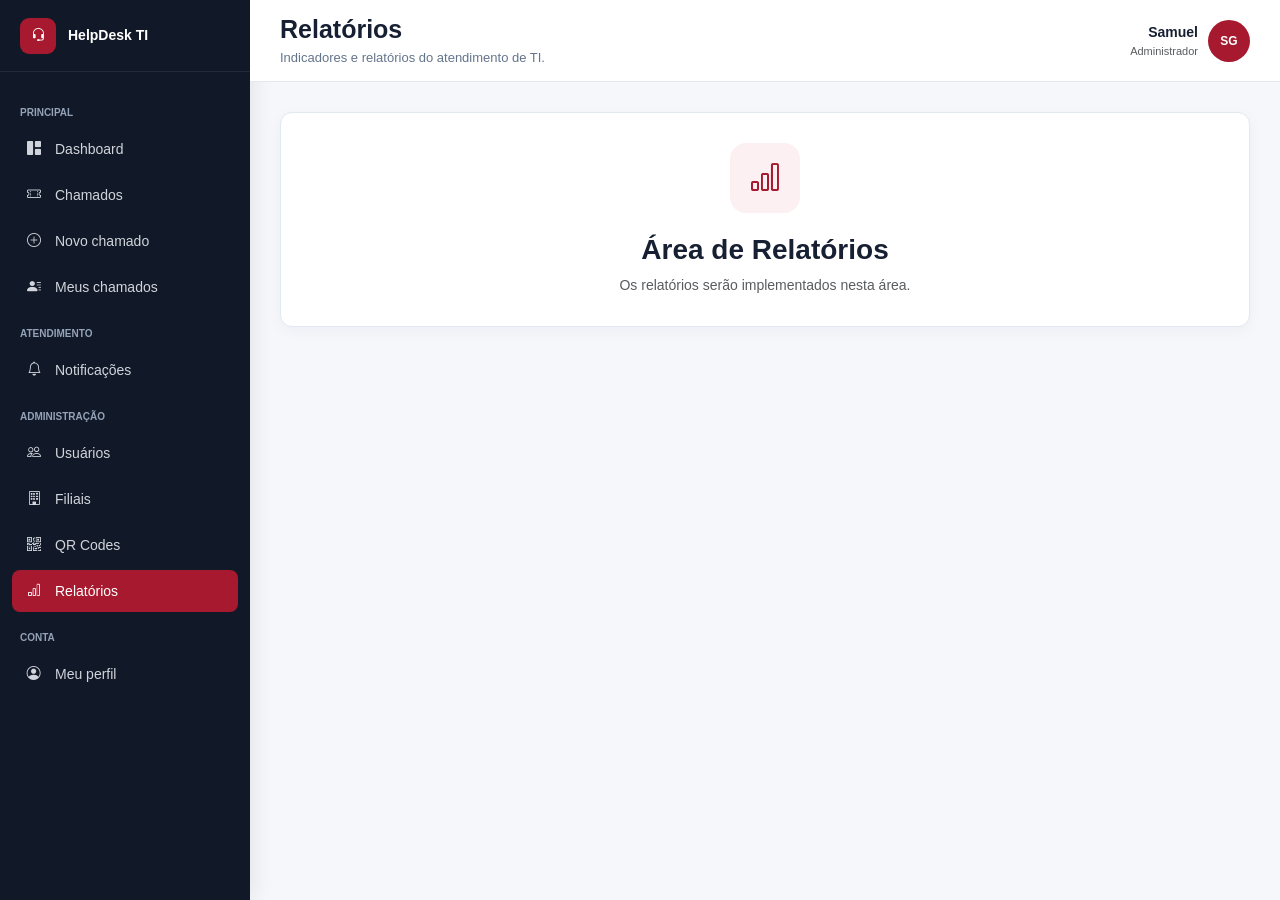
<file: helpdesk-ti/frontend/pages/relatorios.html>
<!DOCTYPE html>
<html lang="pt-BR">

<head>

    <meta charset="UTF-8">
    <meta name="viewport" content="width=device-width, initial-scale=1.0">

    <title>Relatórios | HelpDesk TI</title>

    <link
        href="https://cdn.jsdelivr.net/npm/bootstrap@5.3.3/dist/css/bootstrap.min.css"
        rel="stylesheet"
    >

    <link
        href="https://cdn.jsdelivr.net/npm/bootstrap-icons@1.11.3/font/bootstrap-icons.min.css"
        rel="stylesheet"
    >

    <link rel="stylesheet" href="../assets/css/style.css">

    <style>

        :root {
            --puc-red: #a6192e;
            --sidebar: #111827;
            --background: #f5f7fb;
            --border: #e2e8f0;
            --text: #172033;
            --muted: #64748b;
        }

        * {
            box-sizing: border-box;
        }

        body {
            margin: 0;
            background: var(--background);
            color: var(--text);
            font-family: Arial, Helvetica, sans-serif;
        }

        .sidebar {
            position: fixed !important;
            top: 0;
            left: 0;
            bottom: 0;
            width: 250px !important;
            height: 100vh;
            background: var(--sidebar) !important;
            z-index: 1000;
        }

        .sidebar-brand {
            height: 72px;
            display: flex;
            align-items: center;
            gap: 12px;
            padding: 0 20px;
            color: #fff;
            border-bottom: 1px solid rgba(255,255,255,.08);
        }

        .sidebar-brand-icon {
            width: 36px;
            height: 36px;
            border-radius: 9px;
            background: var(--puc-red);
            display: flex;
            align-items: center;
            justify-content: center;
        }

        .sidebar-menu {
            padding: 15px 12px;
        }

        .menu-title {
            margin: 18px 8px 8px;
            color: #94a3b8;
            font-size: 10px;
            font-weight: 700;
            text-transform: uppercase;
        }

        .menu-item {
            min-height: 42px;
            display: flex;
            align-items: center;
            gap: 11px;
            padding: 10px 12px;
            margin-bottom: 4px;
            border-radius: 8px;
            color: #d1d5db;
            text-decoration: none;
            font-size: 14px;
        }

        .menu-item i {
            width: 20px;
            text-align: center;
        }

        .menu-item:hover {
            color: #fff;
            background: rgba(166,25,46,.25);
        }

        .menu-item.active {
            color: #fff;
            background: var(--puc-red);
        }

        .main-content {
            width: calc(100% - 250px);
            margin-left: 250px;
            min-height: 100vh;
        }

        .topbar {
            height: 82px;
            background: #fff;
            border-bottom: 1px solid var(--border);
            display: flex;
            align-items: center;
            justify-content: space-between;
            padding: 0 30px;
        }

        .page-title {
            margin: 0;
            font-size: 25px;
            font-weight: 700;
        }

        .page-subtitle {
            color: var(--muted);
            font-size: 13px;
            margin-top: 4px;
        }

        .user-area {
            display: flex;
            align-items: center;
            gap: 10px;
        }

        .user-avatar {
            width: 42px;
            height: 42px;
            border-radius: 50%;
            background: var(--puc-red);
            color: #fff;
            display: flex;
            align-items: center;
            justify-content: center;
            font-weight: 700;
        }

        .page-content {
            padding: 30px;
        }

        .report-card {
            background: #fff;
            border: 1px solid var(--border);
            border-radius: 12px;
            padding: 30px;
            text-align: center;
            box-shadow: 0 4px 15px rgba(15,23,42,.04);
        }

        .report-icon {
            width: 70px;
            height: 70px;
            margin: 0 auto 20px;
            border-radius: 16px;
            background: #fdf0f2;
            color: var(--puc-red);
            display: flex;
            align-items: center;
            justify-content: center;
            font-size: 32px;
        }

        @media (max-width: 991px) {

            .sidebar {
                width: 70px !important;
            }

            .sidebar-brand {
                justify-content: center;
                padding: 0;
            }

            .sidebar-brand span,
            .menu-title,
            .menu-item span {
                display: none;
            }

            .menu-item {
                justify-content: center;
            }

            .main-content {
                width: calc(100% - 70px);
                margin-left: 70px;
            }

        }

        @media (max-width: 768px) {

            .sidebar {
                display: none !important;
            }

            .main-content {
                width: 100%;
                margin-left: 0;
            }

            .page-content {
                padding: 20px 15px;
            }

        }

    </style>

</head>

<body>

<aside class="sidebar">

    <div class="sidebar-brand">

        <div class="sidebar-brand-icon">
            <i class="bi bi-headset"></i>
        </div>

        <span class="fw-bold">
            HelpDesk TI
        </span>

    </div>

    <nav class="sidebar-menu">

        <div class="menu-title">Principal</div>

        <a href="dashboard.html" class="menu-item">
            <i class="bi bi-grid-1x2-fill"></i>
            <span>Dashboard</span>
        </a>

        <a href="chamados.html" class="menu-item">
            <i class="bi bi-ticket-perforated"></i>
            <span>Chamados</span>
        </a>

        <a href="novo-chamado.html" class="menu-item">
            <i class="bi bi-plus-circle"></i>
            <span>Novo chamado</span>
        </a>

        <a href="meus-chamados.html" class="menu-item">
            <i class="bi bi-person-lines-fill"></i>
            <span>Meus chamados</span>
        </a>

        <div class="menu-title">Atendimento</div>

        <a href="notificacoes.html" class="menu-item">
            <i class="bi bi-bell"></i>
            <span>Notificações</span>
        </a>

        <div class="menu-title">Administração</div>

        <a href="usuarios.html" class="menu-item">
            <i class="bi bi-people"></i>
            <span>Usuários</span>
        </a>

        <a href="filiais.html" class="menu-item">
            <i class="bi bi-building"></i>
            <span>Filiais</span>
        </a>

        <a href="qr-codes.html" class="menu-item">
            <i class="bi bi-qr-code"></i>
            <span>QR Codes</span>
        </a>

        <a href="relatorios.html" class="menu-item active">
            <i class="bi bi-bar-chart"></i>
            <span>Relatórios</span>
        </a>

        <div class="menu-title">Conta</div>

        <a href="perfil.html" class="menu-item">
            <i class="bi bi-person-circle"></i>
            <span>Meu perfil</span>
        </a>

    </nav>

</aside>

<main class="main-content">

    <header class="topbar">

        <div>

            <h1 class="page-title">
                Relatórios
            </h1>

            <div class="page-subtitle">
                Indicadores e relatórios do atendimento de TI.
            </div>

        </div>

        <div class="user-area">

            <div class="text-end d-none d-sm-block">

                <div class="fw-semibold">
                    Samuel
                </div>

                <div class="text-muted" style="font-size:11px;">
                    Administrador
                </div>

            </div>

            <div class="user-avatar">
                SG
            </div>

        </div>

    </header>

    <section class="page-content">

        <div class="report-card">

            <div class="report-icon">

                <i class="bi bi-bar-chart"></i>

            </div>

            <h3 class="fw-bold">
                Área de Relatórios
            </h3>

            <p class="text-muted mb-0">
                Os relatórios serão implementados nesta área.
            </p>

        </div>

    </section>

</main>

</body>
</html>
</file>
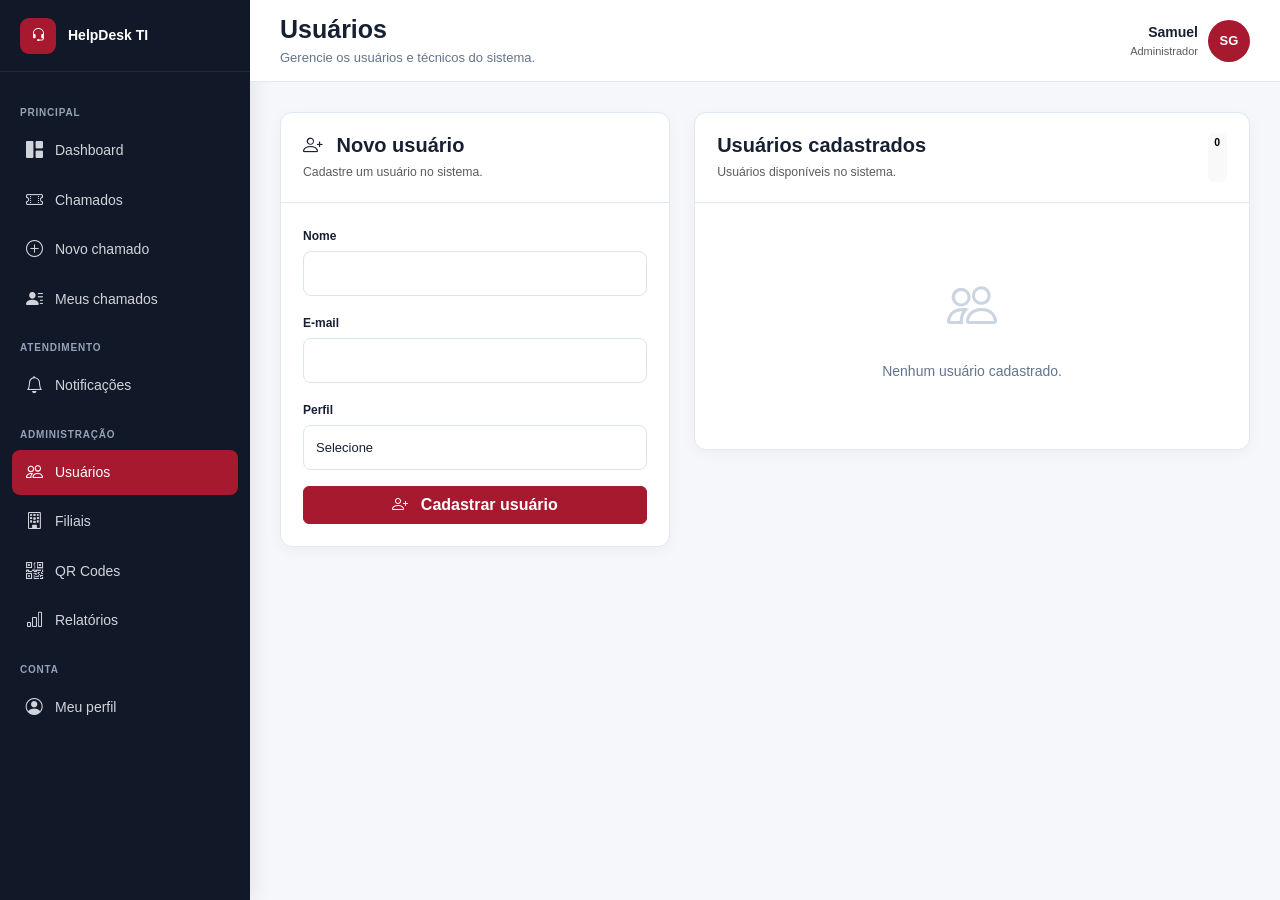
<file: helpdesk-ti/frontend/pages/usuarios.html>
<!DOCTYPE html>
<html lang="pt-BR">

<head>

    <meta charset="UTF-8">
    <meta name="viewport" content="width=device-width, initial-scale=1.0">

    <title>Usuários | HelpDesk TI</title>

    <link
        href="https://cdn.jsdelivr.net/npm/bootstrap@5.3.3/dist/css/bootstrap.min.css"
        rel="stylesheet"
    >

    <link
        href="https://cdn.jsdelivr.net/npm/bootstrap-icons@1.11.3/font/bootstrap-icons.min.css"
        rel="stylesheet"
    >

    <link rel="stylesheet" href="../assets/css/style.css">

    <style>

        :root {
            --puc-red: #a6192e;
            --puc-red-dark: #8b1426;
            --sidebar: #111827;
            --background: #f5f7fb;
            --border: #e2e8f0;
            --text: #172033;
            --muted: #64748b;
        }

        * {
            box-sizing: border-box;
        }

        html,
        body {
            margin: 0;
            padding: 0;
            min-height: 100%;
        }

        body {
            background: var(--background);
            color: var(--text);
            font-family: Arial, Helvetica, sans-serif;
            overflow-x: hidden;
        }

        .sidebar {
            position: fixed !important;
            top: 0;
            left: 0;
            bottom: 0;
            width: 250px !important;
            height: 100vh;
            background: var(--sidebar) !important;
            z-index: 1000;
            overflow-y: auto;
        }

        .sidebar-brand {
            height: 72px;
            display: flex;
            align-items: center;
            gap: 12px;
            padding: 0 20px;
            color: #fff;
            border-bottom: 1px solid rgba(255,255,255,.08);
        }

        .sidebar-brand-icon {
            width: 36px;
            height: 36px;
            border-radius: 9px;
            background: var(--puc-red);
            display: flex;
            align-items: center;
            justify-content: center;
        }

        .sidebar-menu {
            padding: 15px 12px;
        }

        .menu-title {
            margin: 18px 8px 8px;
            color: #94a3b8;
            font-size: 10px;
            font-weight: 700;
            text-transform: uppercase;
            letter-spacing: .08em;
        }

        .menu-item {
            min-height: 42px;
            display: flex;
            align-items: center;
            gap: 11px;
            padding: 10px 12px;
            margin-bottom: 4px;
            border-radius: 8px;
            color: #d1d5db;
            text-decoration: none;
            font-size: 14px;
        }

        .menu-item i {
            width: 20px;
            text-align: center;
            font-size: 17px;
        }

        .menu-item:hover {
            color: #fff;
            background: rgba(166,25,46,.25);
        }

        .menu-item.active {
            color: #fff;
            background: var(--puc-red);
        }

        .main-content {
            width: calc(100% - 250px);
            margin-left: 250px;
            min-height: 100vh;
        }

        .topbar {
            height: 82px;
            background: #fff;
            border-bottom: 1px solid var(--border);
            display: flex;
            align-items: center;
            justify-content: space-between;
            padding: 0 30px;
        }

        .page-title {
            margin: 0;
            font-size: 25px;
            font-weight: 700;
        }

        .page-subtitle {
            margin-top: 4px;
            color: var(--muted);
            font-size: 13px;
        }

        .user-area {
            display: flex;
            align-items: center;
            gap: 10px;
        }

        .user-avatar {
            width: 42px;
            height: 42px;
            border-radius: 50%;
            background: var(--puc-red);
            color: #fff;
            display: flex;
            align-items: center;
            justify-content: center;
            font-size: 13px;
            font-weight: 700;
        }

        .page-content {
            padding: 30px;
        }

        .card-custom {
            background: #fff;
            border: 1px solid var(--border);
            border-radius: 12px;
            box-shadow: 0 4px 15px rgba(15,23,42,.04);
        }

        .card-header-custom {
            padding: 20px 22px;
            border-bottom: 1px solid var(--border);
        }

        .card-body-custom {
            padding: 22px;
        }

        .btn-puc {
            background: var(--puc-red);
            border-color: var(--puc-red);
            color: #fff;
            font-weight: 600;
        }

        .btn-puc:hover {
            background: var(--puc-red-dark);
            border-color: var(--puc-red-dark);
            color: #fff;
        }

        .form-control,
        .form-select {
            min-height: 45px;
            border-color: #dbe3ec;
            border-radius: 8px;
        }

        .form-control:focus,
        .form-select:focus {
            border-color: var(--puc-red);
            box-shadow: 0 0 0 .2rem rgba(166,25,46,.12);
        }

        .user-card {
            border: 1px solid var(--border);
            border-radius: 10px;
            padding: 16px;
            margin-bottom: 10px;
        }

        .user-card:last-child {
            margin-bottom: 0;
        }

        .user-icon {
            width: 45px;
            height: 45px;
            border-radius: 50%;
            background: #fdf0f2;
            color: var(--puc-red);
            display: flex;
            align-items: center;
            justify-content: center;
            font-size: 20px;
        }

        .user-name {
            font-weight: 700;
        }

        .user-info {
            color: var(--muted);
            font-size: 12px;
        }

        .empty-state {
            text-align: center;
            padding: 45px;
            color: var(--muted);
        }

        .empty-state i {
            font-size: 50px;
            color: #cbd5e1;
        }

        @media (max-width: 991px) {

            .sidebar {
                width: 70px !important;
            }

            .sidebar-brand {
                justify-content: center;
                padding: 0;
            }

            .sidebar-brand span,
            .menu-title,
            .menu-item span {
                display: none;
            }

            .menu-item {
                justify-content: center;
            }

            .main-content {
                width: calc(100% - 70px);
                margin-left: 70px;
            }

        }

        @media (max-width: 768px) {

            .sidebar {
                display: none !important;
            }

            .main-content {
                width: 100%;
                margin-left: 0;
            }

            .page-content {
                padding: 20px 15px;
            }

        }

    </style>

</head>

<body>

<aside class="sidebar">

    <div class="sidebar-brand">

        <div class="sidebar-brand-icon">
            <i class="bi bi-headset"></i>
        </div>

        <span class="fw-bold">
            HelpDesk TI
        </span>

    </div>

    <nav class="sidebar-menu">

        <div class="menu-title">
            Principal
        </div>

        <a href="dashboard.html" class="menu-item">
            <i class="bi bi-grid-1x2-fill"></i>
            <span>Dashboard</span>
        </a>

        <a href="chamados.html" class="menu-item">
            <i class="bi bi-ticket-perforated"></i>
            <span>Chamados</span>
        </a>

        <a href="novo-chamado.html" class="menu-item">
            <i class="bi bi-plus-circle"></i>
            <span>Novo chamado</span>
        </a>

        <a href="meus-chamados.html" class="menu-item">
            <i class="bi bi-person-lines-fill"></i>
            <span>Meus chamados</span>
        </a>

        <div class="menu-title">
            Atendimento
        </div>

        <a href="notificacoes.html" class="menu-item">
            <i class="bi bi-bell"></i>
            <span>Notificações</span>
        </a>

        <div class="menu-title">
            Administração
        </div>

        <a href="usuarios.html" class="menu-item active">
            <i class="bi bi-people"></i>
            <span>Usuários</span>
        </a>

        <a href="filiais.html" class="menu-item">
            <i class="bi bi-building"></i>
            <span>Filiais</span>
        </a>

        <a href="qr-codes.html" class="menu-item">
            <i class="bi bi-qr-code"></i>
            <span>QR Codes</span>
        </a>

        <a href="relatorios.html" class="menu-item">
            <i class="bi bi-bar-chart"></i>
            <span>Relatórios</span>
        </a>

        <div class="menu-title">
            Conta
        </div>

        <a href="perfil.html" class="menu-item">
            <i class="bi bi-person-circle"></i>
            <span>Meu perfil</span>
        </a>

    </nav>

</aside>

<main class="main-content">

    <header class="topbar">

        <div>

            <h1 class="page-title">
                Usuários
            </h1>

            <div class="page-subtitle">
                Gerencie os usuários e técnicos do sistema.
            </div>

        </div>

        <div class="user-area">

            <div class="text-end d-none d-sm-block">

                <div class="fw-semibold">
                    Samuel
                </div>

                <div class="text-muted" style="font-size:11px;">
                    Administrador
                </div>

            </div>

            <div class="user-avatar">
                SG
            </div>

        </div>

    </header>

    <section class="page-content">

        <div class="row g-4">

            <div class="col-12 col-xl-5">

                <div class="card-custom">

                    <div class="card-header-custom">

                        <h5 class="mb-1 fw-bold">
                            <i class="bi bi-person-plus me-2"></i>
                            Novo usuário
                        </h5>

                        <small class="text-muted">
                            Cadastre um usuário no sistema.
                        </small>

                    </div>

                    <div class="card-body-custom">

                        <form id="usuarioForm">

                            <div class="mb-3">

                                <label class="form-label fw-semibold">
                                    Nome
                                </label>

                                <input
                                    type="text"
                                    id="usuarioNome"
                                    class="form-control"
                                    required
                                >

                            </div>

                            <div class="mb-3">

                                <label class="form-label fw-semibold">
                                    E-mail
                                </label>

                                <input
                                    type="email"
                                    id="usuarioEmail"
                                    class="form-control"
                                    required
                                >

                            </div>

                            <div class="mb-3">

                                <label class="form-label fw-semibold">
                                    Perfil
                                </label>

                                <select
                                    id="usuarioPerfil"
                                    class="form-select"
                                    required
                                >

                                    <option value="">
                                        Selecione
                                    </option>

                                    <option value="Administrador">
                                        Administrador
                                    </option>

                                    <option value="Técnico">
                                        Técnico de TI
                                    </option>

                                    <option value="Solicitante">
                                        Solicitante
                                    </option>

                                </select>

                            </div>

                            <button
                                type="submit"
                                class="btn btn-puc w-100"
                            >
                                <i class="bi bi-person-plus me-2"></i>
                                Cadastrar usuário
                            </button>

                        </form>

                    </div>

                </div>

            </div>

            <div class="col-12 col-xl-7">

                <div class="card-custom">

                    <div class="card-header-custom">

                        <div class="d-flex justify-content-between">

                            <div>

                                <h5 class="mb-1 fw-bold">
                                    Usuários cadastrados
                                </h5>

                                <small class="text-muted">
                                    Usuários disponíveis no sistema.
                                </small>

                            </div>

                            <span
                                id="totalUsuarios"
                                class="badge text-bg-light"
                            >
                                0
                            </span>

                        </div>

                    </div>

                    <div class="card-body-custom">

                        <div id="listaUsuarios"></div>

                    </div>

                </div>

            </div>

        </div>

    </section>

</main>

<script>

const USUARIOS_KEY = "helpdesk_usuarios";

let usuarios = JSON.parse(
    localStorage.getItem(USUARIOS_KEY) || "[]"
);

const form =
    document.getElementById("usuarioForm");

function salvar() {

    localStorage.setItem(
        USUARIOS_KEY,
        JSON.stringify(usuarios)
    );

}

function renderizar() {

    const lista =
        document.getElementById("listaUsuarios");

    document.getElementById("totalUsuarios").textContent =
        usuarios.length;

    if (usuarios.length === 0) {

        lista.innerHTML = `
            <div class="empty-state">
                <i class="bi bi-people"></i>
                <div class="mt-3">
                    Nenhum usuário cadastrado.
                </div>
            </div>
        `;

        return;
    }

    lista.innerHTML = "";

    usuarios.forEach(usuario => {

        const item =
            document.createElement("div");

        item.className = "user-card";

        item.innerHTML = `

            <div class="d-flex align-items-center gap-3">

                <div class="user-icon">
                    <i class="bi bi-person"></i>
                </div>

                <div class="flex-grow-1">

                    <div class="user-name">
                        ${usuario.nome}
                    </div>

                    <div class="user-info">
                        ${usuario.email}
                    </div>

                    <div class="user-info">
                        ${usuario.perfil}
                    </div>

                </div>

                <button
                    class="btn btn-sm btn-outline-danger"
                    onclick="excluirUsuario('${usuario.id}')"
                >
                    <i class="bi bi-trash"></i>
                </button>

            </div>

        `;

        lista.appendChild(item);

    });

}

form.addEventListener("submit", event => {

    event.preventDefault();

    usuarios.push({

        id: "USR-" + Date.now(),

        nome:
            document.getElementById("usuarioNome").value.trim(),

        email:
            document.getElementById("usuarioEmail").value.trim(),

        perfil:
            document.getElementById("usuarioPerfil").value

    });

    salvar();

    renderizar();

    form.reset();

    alert("Usuário cadastrado com sucesso!");

});

function excluirUsuario(id) {

    if (!confirm("Deseja excluir este usuário?")) {
        return;
    }

    usuarios =
        usuarios.filter(usuario => usuario.id !== id);

    salvar();

    renderizar();

}

renderizar();

</script>

</body>
</html>
</file>
<file: helpdesk-ti/frontend/assets/css/style.css>
/* ============================================================
   PUCPR - HELP DESK TI
   STYLE.CSS PRINCIPAL
   ============================================================ */

/* ============================================================
   VARIÁVEIS
   ============================================================ */

:root {
    --pucpr-primary: #8B0000;
    --pucpr-primary-dark: #650000;
    --pucpr-primary-light: #A71930;
    --pucpr-primary-soft: #F8E9EA;

    --sidebar: #111827;
    --sidebar-hover: #1F2937;
    --sidebar-active: #8B0000;

    --white: #FFFFFF;
    --black: #000000;

    --background: #F5F6F8;
    --surface: #FFFFFF;

    --text: #1F2937;
    --text-secondary: #64748B;
    --text-muted: #94A3B8;

    --border: #E2E8F0;
    --border-light: #EDF1F5;

    --success: #198754;
    --success-soft: #E8F7EE;

    --warning: #D99000;
    --warning-soft: #FFF5DD;

    --danger: #B42318;
    --danger-soft: #FDECEC;

    --info: #0B6E99;
    --info-soft: #E8F4FA;

    --shadow-sm: 0 2px 8px rgba(0, 0, 0, 0.05);
    --shadow-md: 0 5px 20px rgba(0, 0, 0, 0.08);
    --shadow-lg: 0 12px 35px rgba(0, 0, 0, 0.12);

    --radius-sm: 6px;
    --radius-md: 10px;
    --radius-lg: 14px;
}


/* ============================================================
   RESET
   ============================================================ */

* {
    box-sizing: border-box;
}

html {
    scroll-behavior: smooth;
}

body {
    margin: 0;
    padding: 0;

    font-family:
        "Segoe UI",
        Roboto,
        Arial,
        sans-serif;

    font-size: 14px;

    background: var(--background);
    color: var(--text);
}


/* ============================================================
   LINKS
   ============================================================ */

a {
    color: var(--pucpr-primary);
    text-decoration: none;
}

a:hover {
    color: var(--pucpr-primary-dark);
}


/* ============================================================
   APP
   ============================================================ */

.app-wrapper {
    width: 100%;
    min-height: 100vh;
}


/* ============================================================
   SIDEBAR
   ============================================================ */

.sidebar {
    position: fixed;

    top: 0;
    left: 0;
    bottom: 0;

    width: 280px;

    display: flex;
    flex-direction: column;

    background:
        linear-gradient(
            180deg,
            #111827 0%,
            #151C2A 100%
        );

    color: var(--white);

    z-index: 1050;

    box-shadow:
        4px 0 20px rgba(0, 0, 0, 0.08);
}


/* ============================================================
   SIDEBAR HEADER
   ============================================================ */

.sidebar-header {
    height: 64px;

    padding: 0 18px;

    display: flex;
    align-items: center;

    border-bottom:
        1px solid rgba(255, 255, 255, 0.08);
}


.logo-container {
    display: flex;
    align-items: center;
    gap: 11px;
}


.logo-icon {
    width: 38px;
    height: 38px;

    display: flex;
    align-items: center;
    justify-content: center;

    border-radius: 8px;

    background: var(--white);

    color: var(--pucpr-primary) !important;

    font-size: 20px;
}


.logo-icon i {
    color: var(--pucpr-primary) !important;
}


.logo-text {
    display: flex;
    flex-direction: column;
}


.logo-text strong {
    color: var(--white);

    font-size: 16px;
    font-weight: 700;
}


.logo-text span {
    margin-top: 2px;

    color: rgba(255, 255, 255, 0.60);

    font-size: 10px;
}


/* ============================================================
   SIDEBAR USUÁRIO
   ============================================================ */

.sidebar-user {
    margin: 18px 14px;

    padding: 12px;

    display: flex;
    align-items: center;

    gap: 10px;

    border-radius: 10px;

    background:
        rgba(255, 255, 255, 0.06);

    border:
        1px solid rgba(255, 255, 255, 0.06);
}


.user-avatar {
    width: 40px;
    height: 40px;

    min-width: 40px;

    display: flex;
    align-items: center;
    justify-content: center;

    border-radius: 50%;

    background: var(--pucpr-primary);

    color: var(--white);

    font-size: 12px;
    font-weight: 700;
}


.user-info {
    min-width: 0;

    display: flex;
    flex-direction: column;
}


.user-info strong {
    overflow: hidden;

    color: var(--white);

    font-size: 12px;

    white-space: nowrap;
    text-overflow: ellipsis;
}


.user-info small {
    margin-top: 2px;

    color:
        rgba(255, 255, 255, 0.55);

    font-size: 10px;
}


/* ============================================================
   SIDEBAR NAVEGAÇÃO
   ============================================================ */

.sidebar-nav {
    flex: 1;

    padding: 5px 10px;

    overflow-y: auto;
}


.nav-section {
    margin-bottom: 22px;
}


.nav-section-title {
    display: block;

    padding: 0 10px 8px;

    color:
        rgba(255, 255, 255, 0.45);

    font-size: 10px;

    font-weight: 700;

    letter-spacing: 0.8px;

    text-transform: uppercase;
}


.sidebar .nav-link {
    position: relative;

    min-height: 44px;

    margin-bottom: 3px;

    padding: 10px 12px;

    display: flex;
    align-items: center;

    gap: 12px;

    border-radius: 8px;

    color:
        rgba(255, 255, 255, 0.78);

    font-size: 13px;

    transition:
        background 0.2s ease,
        color 0.2s ease;
}


.sidebar .nav-link i {
    width: 18px;

    text-align: center;

    color:
        rgba(255, 255, 255, 0.75) !important;

    font-size: 17px;
}


.sidebar .nav-link:hover {
    background:
        rgba(255, 255, 255, 0.07);

    color: var(--white);
}


.sidebar .nav-link.active {
    background:
        var(--pucpr-primary) !important;

    color: var(--white) !important;

    box-shadow:
        inset 3px 0 0 var(--white);
}


.sidebar .nav-link.active i {
    color: var(--white) !important;
}


.nav-badge {
    margin-left: auto;

    min-width: 20px;
    height: 20px;

    display: flex;
    align-items: center;
    justify-content: center;

    padding: 0 6px;

    border-radius: 20px;

    background: var(--white);

    color: var(--pucpr-primary);

    font-size: 10px;
    font-weight: 700;
}


/* ============================================================
   SIDEBAR FOOTER
   ============================================================ */

.sidebar-footer {
    padding: 12px;

    border-top:
        1px solid rgba(255, 255, 255, 0.08);
}


/* ============================================================
   CONTEÚDO PRINCIPAL
   ============================================================ */

.main-content {
    width: calc(100% - 280px);

    min-height: 100vh;

    margin-left: 280px;

    background: var(--background);
}


/* ============================================================
   TOPBAR
   ============================================================ */

.topbar {
    position: sticky;

    top: 0;

    z-index: 1000;

    min-height: 76px;

    padding:
        12px 30px;

    display: flex;
    align-items: center;
    justify-content: space-between;

    background:
        rgba(255, 255, 255, 0.97);

    border-bottom:
        1px solid var(--border);
}


.topbar-left {
    display: flex;
    align-items: center;

    gap: 10px;
}


.page-title {
    margin: 0;

    color: var(--text);

    font-size: 20px;
    font-weight: 700;
}


.page-subtitle {
    margin: 3px 0 0;

    color: var(--text-muted);

    font-size: 11px;
}


.topbar-actions {
    display: flex;
    align-items: center;

    gap: 10px;
}


.topbar-icon {
    position: relative;

    width: 40px;
    height: 40px;

    display: flex;
    align-items: center;
    justify-content: center;

    border: 0;
    border-radius: 50%;

    background: transparent;

    color: var(--text-secondary);

    font-size: 18px;
}


.topbar-icon:hover {
    background: var(--pucpr-primary-soft);

    color: var(--pucpr-primary);
}


.notification-dot {
    position: absolute;

    top: 7px;
    right: 7px;

    width: 7px;
    height: 7px;

    border-radius: 50%;

    background: var(--pucpr-primary);

    border: 2px solid var(--white);
}


.user-menu {
    display: flex;
    align-items: center;

    gap: 9px;

    border: 0;

    background: transparent;

    color: var(--text);
}


.user-menu-info {
    display: flex;
    flex-direction: column;
    align-items: flex-end;
}


.user-menu-info strong {
    font-size: 12px;
}


.user-menu-info small {
    color: var(--text-muted);

    font-size: 10px;
}


/* ============================================================
   ÁREA DE CONTEÚDO
   ============================================================ */

.content-area {
    padding: 28px;
}


.content-header {
    margin-bottom: 24px;

    display: flex;
    align-items: flex-end;
    justify-content: space-between;

    gap: 20px;
}


.content-title {
    margin: 0;

    color: var(--text);

    font-size: 20px;
    font-weight: 700;
}


.content-description {
    margin: 5px 0 0;

    color: var(--text-secondary);

    font-size: 12px;
}


/* ============================================================
   CARDS
   ============================================================ */

.custom-card {
    background: var(--surface);

    border:
        1px solid var(--border);

    border-radius:
        var(--radius-md);

    box-shadow:
        var(--shadow-sm);

    overflow: hidden;
}


.custom-card-header {
    min-height: 64px;

    padding: 16px 20px;

    display: flex;
    align-items: center;
    justify-content: space-between;

    background: var(--white);

    border-bottom:
        1px solid var(--border-light);
}


.custom-card-header h5 {
    margin: 0;

    color: var(--text);

    font-size: 14px;
    font-weight: 700;
}


.custom-card-header i {
    color: var(--pucpr-primary) !important;
}


/* ============================================================
   CARDS DE ESTATÍSTICAS
   ============================================================ */

.stat-card {
    height: 100%;

    min-height: 105px;

    padding: 18px;

    display: flex;
    align-items: center;

    gap: 15px;

    background: var(--white);

    border:
        1px solid var(--border);

    border-radius:
        var(--radius-md);

    box-shadow:
        var(--shadow-sm);

    transition:
        transform 0.2s ease,
        box-shadow 0.2s ease;
}


.stat-card:hover {
    transform: translateY(-2px);

    box-shadow:
        var(--shadow-md);
}


.stat-icon {
    width: 48px;
    height: 48px;

    min-width: 48px;

    display: flex;
    align-items: center;
    justify-content: center;

    border-radius: 12px;

    background:
        var(--pucpr-primary-soft);

    color:
        var(--pucpr-primary) !important;

    font-size: 21px;
}


.stat-icon.primary {
    background: var(--pucpr-primary-soft);
    color: var(--pucpr-primary) !important;
}


.stat-icon.success {
    background: var(--success-soft);
    color: var(--success) !important;
}


.stat-icon.warning {
    background: var(--warning-soft);
    color: var(--warning) !important;
}


.stat-content {
    display: flex;
    flex-direction: column;
}


.stat-content span {
    color: var(--text-muted);

    font-size: 11px;
}


.stat-content strong {
    margin-top: 4px;

    color: var(--text);

    font-size: 24px;

    line-height: 1;
}


/* ============================================================
   BOTÕES BOOTSTRAP
   ============================================================ */

.btn-primary {
    --bs-btn-color: #FFFFFF;
    --bs-btn-bg: #8B0000;
    --bs-btn-border-color: #8B0000;

    --bs-btn-hover-color: #FFFFFF;
    --bs-btn-hover-bg: #650000;
    --bs-btn-hover-border-color: #650000;

    --bs-btn-active-color: #FFFFFF;
    --bs-btn-active-bg: #4D0000;
    --bs-btn-active-border-color: #4D0000;

    background-color:
        var(--pucpr-primary) !important;

    border-color:
        var(--pucpr-primary) !important;

    color:
        var(--white) !important;
}


.btn-primary:hover,
.btn-primary:focus,
.btn-primary:active {
    background-color:
        var(--pucpr-primary-dark) !important;

    border-color:
        var(--pucpr-primary-dark) !important;

    color:
        var(--white) !important;
}


.btn-outline-primary {
    --bs-btn-color: #8B0000;
    --bs-btn-border-color: #8B0000;

    --bs-btn-hover-color: #FFFFFF;
    --bs-btn-hover-bg: #8B0000;
    --bs-btn-hover-border-color: #8B0000;

    color:
        var(--pucpr-primary) !important;

    border-color:
        var(--pucpr-primary) !important;
}


.btn-outline-primary:hover,
.btn-outline-primary:focus,
.btn-outline-primary:active {
    background-color:
        var(--pucpr-primary) !important;

    border-color:
        var(--pucpr-primary) !important;

    color:
        var(--white) !important;
}


/* ============================================================
   CORES BOOTSTRAP
   ============================================================ */

.text-primary {
    color:
        var(--pucpr-primary) !important;
}


.bg-primary {
    background-color:
        var(--pucpr-primary) !important;
}


.border-primary {
    border-color:
        var(--pucpr-primary) !important;
}


/* ============================================================
   FORMULÁRIOS
   ============================================================ */

.form-label {
    margin-bottom: 6px;

    color: var(--text);

    font-size: 12px;
    font-weight: 600;
}


.form-control,
.form-select {
    min-height: 42px;

    border:
        1px solid var(--border);

    border-radius: 7px;

    background: var(--white);

    color: var(--text);

    font-size: 13px;
}


textarea.form-control {
    min-height: 120px;
}


.form-control::placeholder {
    color: #94A3B8;
}


.form-control:focus,
.form-select:focus {
    border-color:
        var(--pucpr-primary) !important;

    box-shadow:
        0 0 0 3px rgba(139, 0, 0, 0.10) !important;
}


.input-group-text {
    background:
        #F8FAFC;

    border-color:
        var(--border);

    color:
        var(--pucpr-primary) !important;
}


/* ============================================================
   CHECKBOX / SWITCH
   ============================================================ */

.form-check-input:checked {
    background-color:
        var(--pucpr-primary) !important;

    border-color:
        var(--pucpr-primary) !important;
}


.form-check-input:focus {
    border-color:
        var(--pucpr-primary) !important;

    box-shadow:
        0 0 0 3px rgba(139, 0, 0, 0.10) !important;
}


/* ============================================================
   TABELAS
   ============================================================ */

.table {
    color: var(--text);
}


.table thead th {
    padding: 13px 12px;

    background: #F8FAFC;

    border-bottom:
        1px solid var(--border);

    color:
        var(--text-muted);

    font-size: 10px;
    font-weight: 700;

    text-transform: uppercase;

    white-space: nowrap;
}


.table tbody td {
    padding: 14px 12px;

    border-color:
        var(--border-light);

    font-size: 12px;
}


.table-hover tbody tr:hover {
    background:
        #FFF9F9;
}


/* ============================================================
   CHAMADOS
   ============================================================ */

.ticket-number {
    color:
        var(--pucpr-primary) !important;

    font-weight: 700;
}


.ticket-title {
    color: var(--text);

    font-weight: 600;
}


.category-badge {
    display: inline-flex;
    align-items: center;

    gap: 5px;

    padding: 5px 8px;

    border-radius: 6px;

    background:
        var(--pucpr-primary-soft);

    color:
        var(--pucpr-primary);

    font-size: 10px;
    font-weight: 600;
}


/* ============================================================
   STATUS
   ============================================================ */

.status-badge {
    display: inline-flex;
    align-items: center;

    gap: 6px;

    padding: 5px 9px;

    border-radius: 20px;

    font-size: 10px;
    font-weight: 600;
}


.status-dot {
    width: 6px;
    height: 6px;

    border-radius: 50%;

    background: currentColor;
}


.status-open {
    color:
        var(--pucpr-primary);

    background:
        var(--pucpr-primary-soft);
}


.status-progress {
    color:
        var(--pucpr-primary);

    background:
        var(--pucpr-primary-soft);
}


.status-waiting {
    color:
        #7B5B00;

    background:
        var(--warning-soft);
}


.status-finished {
    color:
        var(--success);

    background:
        var(--success-soft);
}


.status-cancelled {
    color:
        var(--danger);

    background:
        var(--danger-soft);
}


/* ============================================================
   PRIORIDADE
   ============================================================ */

.priority-badge {
    display: inline-flex;
    align-items: center;

    padding: 5px 8px;

    border-radius: 20px;

    font-size: 10px;
    font-weight: 600;
}


.priority-low {
    color: #34704A;
    background: var(--success-soft);
}


.priority-medium {
    color: #916A00;
    background: var(--warning-soft);
}


.priority-high {
    color: #A02A25;
    background: var(--danger-soft);
}


.priority-critical {
    color: var(--white);

    background:
        var(--pucpr-primary);
}


/* ============================================================
   SLA
   ============================================================ */

.sla-badge {
    display: inline-flex;
    align-items: center;

    gap: 5px;

    padding: 5px 8px;

    border-radius: 20px;

    font-size: 10px;
    font-weight: 600;
}


.sla-ok {
    color: var(--success);
    background: var(--success-soft);
}


.sla-warning {
    color: var(--warning);
    background: var(--warning-soft);
}


.sla-danger {
    color: var(--pucpr-primary);
    background: var(--pucpr-primary-soft);
}


.sla-finished {
    color: var(--success);
    background: var(--success-soft);
}


/* ============================================================
   PAGINAÇÃO
   ============================================================ */

.pagination .page-link {
    color:
        var(--pucpr-primary) !important;

    border-color:
        var(--border);
}


.pagination .page-item.active .page-link {
    color: var(--white) !important;

    background-color:
        var(--pucpr-primary) !important;

    border-color:
        var(--pucpr-primary) !important;
}


.pagination .page-link:hover {
    color: var(--pucpr-primary-dark) !important;

    background:
        var(--pucpr-primary-soft);

    border-color:
        var(--border);
}


/* ============================================================
   DROPDOWN
   ============================================================ */

.dropdown-menu {
    border:
        1px solid var(--border);

    border-radius:
        var(--radius-md);

    box-shadow:
        var(--shadow-md);
}


.dropdown-item {
    padding: 9px 13px;

    color: var(--text);

    font-size: 12px;
}


.dropdown-item:hover,
.dropdown-item:focus {
    background:
        var(--pucpr-primary-soft);

    color:
        var(--pucpr-primary);
}


/* ============================================================
   MODAL
   ============================================================ */

.modal-content {
    border: 0;

    border-radius:
        var(--radius-lg);

    box-shadow:
        var(--shadow-lg);
}


.modal-header {
    border-bottom:
        1px solid var(--border-light);
}


.modal-title {
    color: var(--text);

    font-size: 16px;
    font-weight: 700;
}


.modal-header i {
    color:
        var(--pucpr-primary) !important;
}


/* ============================================================
   CARDS / ÍCONES INTERNOS
   ============================================================ */

.card i.text-primary,
.card .text-primary,
.custom-card i.text-primary,
.custom-card .text-primary {
    color:
        var(--pucpr-primary) !important;
}


.card-icon,
.section-icon,
.form-section-icon,
.icon-box,
.info-icon {
    color:
        var(--pucpr-primary) !important;

    background:
        var(--pucpr-primary-soft) !important;
}


/* ============================================================
   RESUMO DO CHAMADO
   ============================================================ */

.summary-icon {
    color:
        var(--pucpr-primary) !important;

    background:
        var(--pucpr-primary-soft) !important;
}


/* ============================================================
   CHAT
   ============================================================ */

.chat-avatar,
.message-avatar {
    background:
        var(--pucpr-primary) !important;

    color:
        var(--white) !important;
}


.chat-input textarea:focus,
.comment-box textarea:focus {
    border-color:
        var(--pucpr-primary) !important;

    box-shadow:
        0 0 0 3px rgba(139, 0, 0, 0.10) !important;
}


.btn-send,
.send-message {
    background:
        var(--pucpr-primary) !important;

    border-color:
        var(--pucpr-primary) !important;

    color:
        var(--white) !important;
}


/* ============================================================
   TIMELINE
   ============================================================ */

.timeline-dot {
    background:
        var(--pucpr-primary) !important;
}


.timeline-line {
    background:
        #D9A5AA !important;
}


/* ============================================================
   UPLOAD
   ============================================================ */

.upload-area,
.file-upload,
.drop-zone {
    border:
        2px dashed var(--border);
}


.upload-area:hover,
.file-upload:hover,
.drop-zone:hover {
    border-color:
        var(--pucpr-primary);

    background:
        var(--pucpr-primary-soft);
}


.upload-area i,
.file-upload i,
.drop-zone i {
    color:
        var(--pucpr-primary) !important;
}


/* ============================================================
   NOTIFICAÇÕES
   ============================================================ */

.notification-item.unread {
    background:
        #FFF9F9;
}


.notification-icon.primary {
    background:
        var(--pucpr-primary-soft);

    color:
        var(--pucpr-primary);
}


.unread-dot {
    background:
        var(--pucpr-primary);
}


/* ============================================================
   EMPTY STATE
   ============================================================ */

.empty-state-icon {
    background:
        var(--pucpr-primary-soft);

    color:
        var(--pucpr-primary);
}


/* ============================================================
   PERFIL
   ============================================================ */

.profile-avatar {
    background:
        var(--pucpr-primary);

    color:
        var(--white);
}


.avatar-edit-button {
    background:
        var(--pucpr-primary-dark);

    color:
        var(--white);
}


.profile-info-item > i {
    background:
        var(--pucpr-primary-soft);

    color:
        var(--pucpr-primary);
}


.preference-icon {
    background:
        var(--pucpr-primary-soft);

    color:
        var(--pucpr-primary);
}


/* ============================================================
   SEGURANÇA
   ============================================================ */

.security-icon.success {
    background:
        var(--success-soft);

    color:
        var(--success);
}


.security-icon.warning {
    background:
        var(--warning-soft);

    color:
        var(--warning);
}


/* ============================================================
   PASSWORD
   ============================================================ */

.password-strength-bar span {
    background:
        var(--pucpr-primary);
}


/* ============================================================
   FOOTER DOS CARDS
   ============================================================ */

.custom-card-footer {
    min-height: 60px;

    padding: 12px 20px;

    display: flex;
    align-items: center;
    justify-content: space-between;

    background:
        var(--white);

    border-top:
        1px solid var(--border-light);
}


/* ============================================================
   MENU MOBILE
   ============================================================ */

.menu-toggle {
    width: 40px;
    height: 40px;

    display: flex;
    align-items: center;
    justify-content: center;

    border:
        1px solid var(--border);

    border-radius: 8px;

    background:
        var(--white);

    color:
        var(--pucpr-primary);
}


.sidebar-overlay {
    display: none;

    position: fixed;

    inset: 0;

    background:
        rgba(0, 0, 0, 0.45);

    z-index: 1040;
}


.sidebar-overlay.show {
    display: block;
}


/* ============================================================
   RESPONSIVIDADE
   ============================================================ */

@media (max-width: 991.98px) {

    .sidebar {
        transform:
            translateX(-100%);

        transition:
            transform 0.25s ease;
    }


    .sidebar.show {
        transform:
            translateX(0);
    }


    .main-content {
        width: 100%;

        margin-left: 0;
    }


    .topbar {
        padding:
            12px 18px;
    }


    .content-area {
        padding:
            20px;
    }

}


@media (max-width: 575.98px) {

    .topbar {
        min-height: 68px;

        padding:
            10px 14px;
    }


    .page-title {
        font-size: 17px;
    }


    .content-area {
        padding:
            15px;
    }


    .content-header {
        flex-direction: column;

        align-items: stretch;
    }


    .content-header .btn {
        width: 100%;
    }


    .user-menu-info {
        display: none;
    }


    .custom-card-header {
        padding:
            14px 15px;
    }

}


/* ============================================================
   SCROLLBAR
   ============================================================ */

::-webkit-scrollbar {
    width: 7px;
    height: 7px;
}


::-webkit-scrollbar-track {
    background:
        #F1F1F1;
}


::-webkit-scrollbar-thumb {
    background:
        #B8B8B8;

    border-radius:
        10px;
}


::-webkit-scrollbar-thumb:hover {
    background:
        var(--pucpr-primary);
}


/* ============================================================
   SELEÇÃO DE TEXTO
   ============================================================ */

::selection {
    background:
        var(--pucpr-primary);

    color:
        var(--white);
}
</file>
